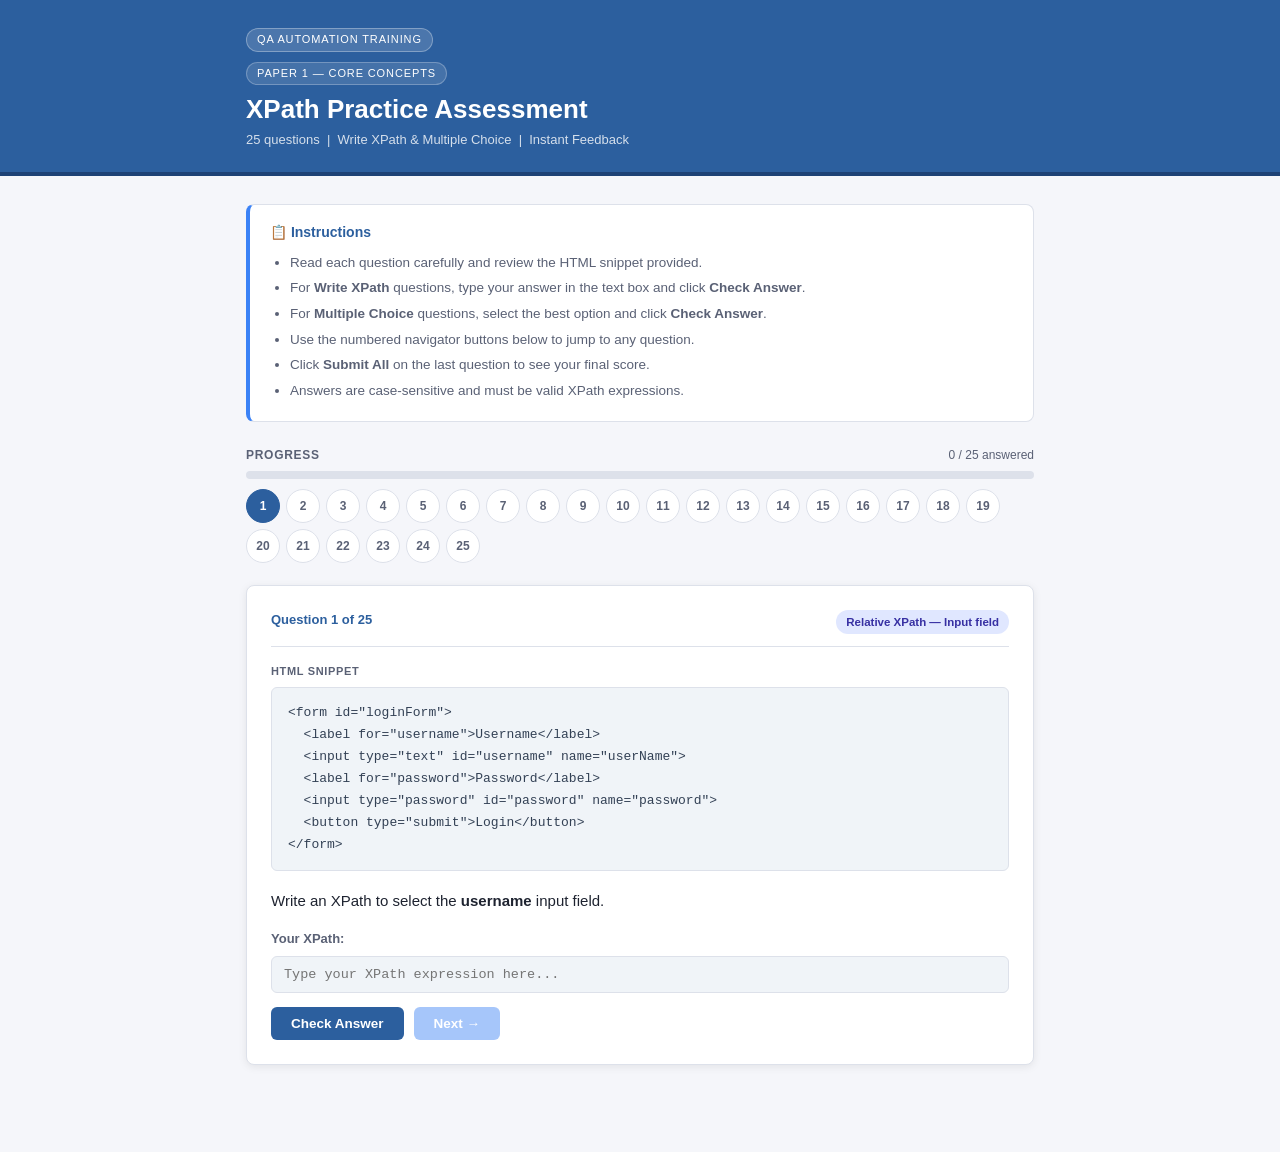
<file: index.html>
<!DOCTYPE html>
<html lang="en">
<head>
  <meta charset="UTF-8">
  <meta name="viewport" content="width=device-width, initial-scale=1.0">
  <title>XPath Practice Assessment — Paper 1</title>
  <link rel="stylesheet" href="style.css">
</head>
<body>

  <!-- ═══════════════════════════════════════════════════════════════════
       HEADER
  ═══════════════════════════════════════════════════════════════════ -->
  <header class="site-header">
    <div class="page-wrap">
      <span class="header-badge">QA Automation Training</span>
      <span class="header-badge" style="background:rgba(255,255,255,.12);border:1px solid rgba(255,255,255,.25);border-radius:20px;font-size:11px;letter-spacing:.08em;text-transform:uppercase;padding:2px 10px;width:fit-content;margin-bottom:4px;display:inline-block;">Paper 1 — Core Concepts</span>
      <h1>XPath Practice Assessment</h1>
      <p class="header-sub">25 questions &nbsp;|&nbsp; Write XPath &amp; Multiple Choice &nbsp;|&nbsp; Instant Feedback</p>
    </div>
  </header>

  <main class="page-wrap">

    <!-- ─── Instructions ─────────────────────────────────────────────── -->
    <div class="instructions">
      <h2>📋 Instructions</h2>
      <ul>
        <li>Read each question carefully and review the HTML snippet provided.</li>
        <li>For <strong>Write XPath</strong> questions, type your answer in the text box and click <strong>Check Answer</strong>.</li>
        <li>For <strong>Multiple Choice</strong> questions, select the best option and click <strong>Check Answer</strong>.</li>
        <li>Use the numbered navigator buttons below to jump to any question.</li>
        <li>Click <strong>Submit All</strong> on the last question to see your final score.</li>
        <li>Answers are case-sensitive and must be valid XPath expressions.</li>
      </ul>
    </div>

    <!-- ─── Progress bar ─────────────────────────────────────────────── -->
    <div class="progress-wrap" id="progressWrap">
      <div class="progress-header">
        <span class="progress-title">Progress</span>
        <span id="progressLabel">0 / 25 answered</span>
      </div>
      <div class="progress-track">
        <div id="progressBar"></div>
      </div>
    </div>

    <!-- ─── Step navigator ───────────────────────────────────────────── -->
    <div id="stepNav"></div>

    <!-- ─── Questions (built by JS) ──────────────────────────────────── -->
    <div id="questionsContainer"></div>

    <!-- ═══════════════════════════════════════════════════════════════
         RESULT SECTION  (hidden until Submit)
    ═══════════════════════════════════════════════════════════════ -->
    <section id="resultSection" class="hidden">
      <div class="result-card">
        <h2 class="result-title">📊 Assessment Complete</h2>

        <div class="score-grid">
          <div class="score-item">
            <span class="score-val" id="res-total">—</span>
            <div class="score-lbl">Total Questions</div>
          </div>
          <div class="score-item">
            <span class="score-val" id="res-correct" style="color:var(--clr-correct)">—</span>
            <div class="score-lbl">Correct</div>
          </div>
          <div class="score-item">
            <span class="score-val" id="res-wrong" style="color:var(--clr-wrong)">—</span>
            <div class="score-lbl">Incorrect</div>
          </div>
          <div class="score-item score-pct">
            <span class="score-val" id="res-pct">—</span>
            <div class="score-lbl">Score</div>
          </div>
        </div>

        <div id="performanceMsg" class="perf-msg"></div>

        <br>
        <button class="btn-reset" onclick="resetAll()">🔄 Restart Assessment</button>
      </div>
    </section>


  </main>

  <!-- Script loaded at end of body so DOM is ready -->
  <script src="script.js"></script>
</body>
</html>
</file>
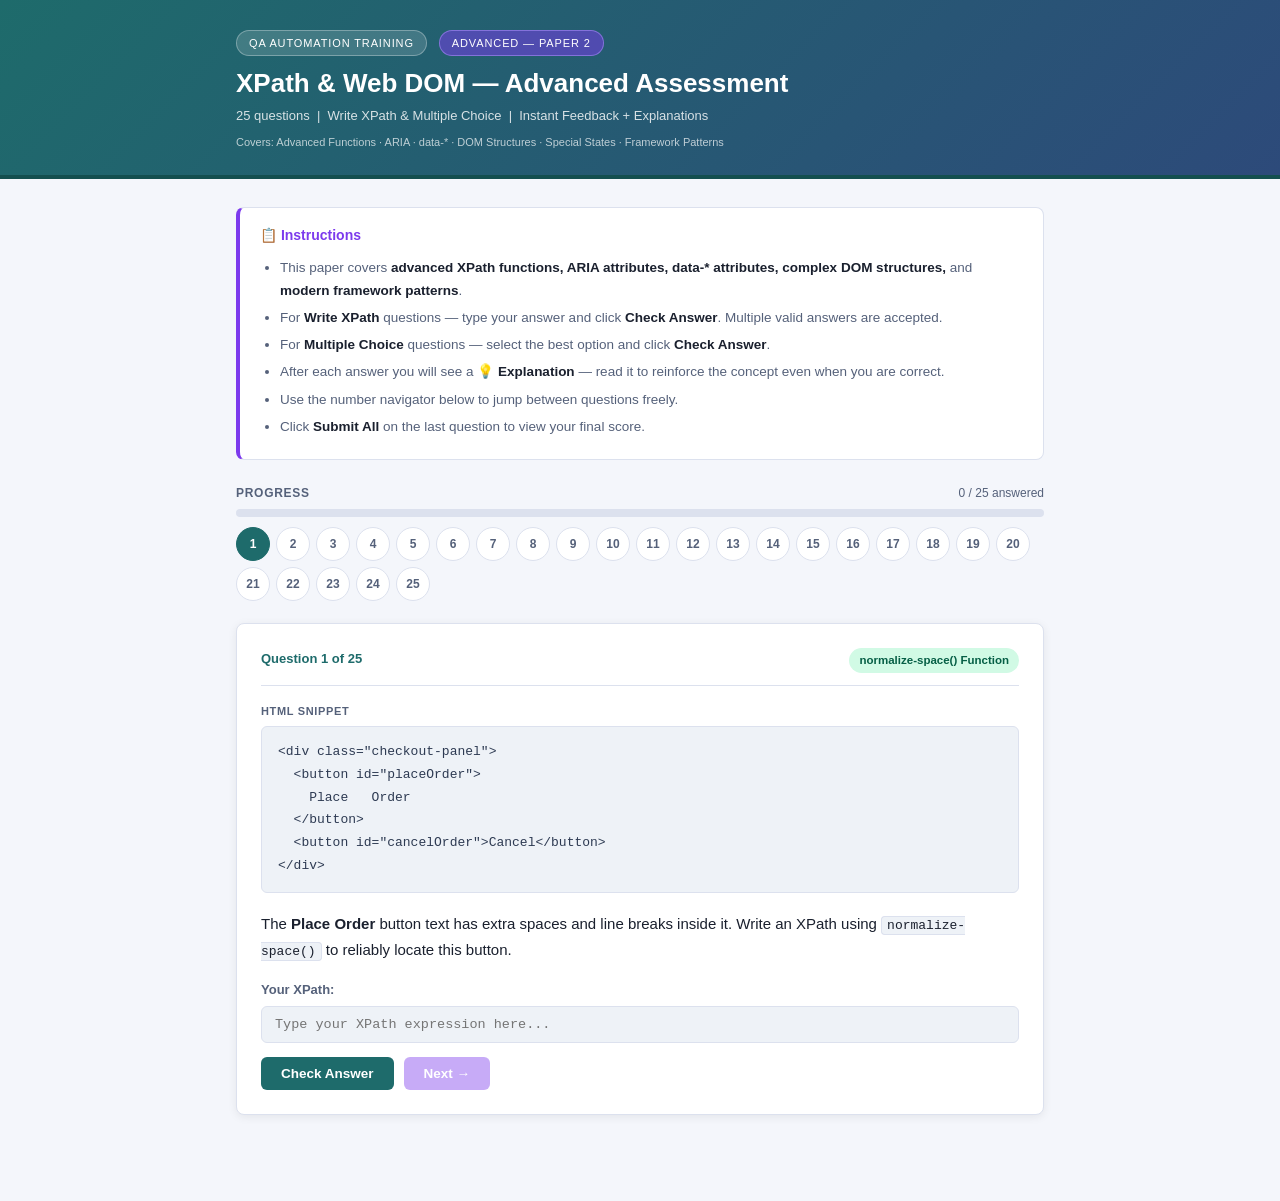
<file: Training-Assessment/Advanced Training Materials/index.html>
<!DOCTYPE html>
<html lang="en">
<head>
  <meta charset="UTF-8">
  <meta name="viewport" content="width=device-width, initial-scale=1.0">
  <title>XPath Advanced Assessment — Paper 2</title>
  <link rel="stylesheet" href="style.css">
</head>
<body>

  <!-- ════════════════════════════════════════════════════════════════════
       HEADER
  ════════════════════════════════════════════════════════════════════ -->
  <header class="site-header">
    <div class="page-wrap">
      <div class="header-top">
        <span class="header-badge">QA Automation Training</span>
        <span class="header-badge header-badge-adv">Advanced — Paper 2</span>
      </div>
      <h1>XPath &amp; Web DOM — Advanced Assessment</h1>
      <p class="header-sub">
        25 questions &nbsp;|&nbsp; Write XPath &amp; Multiple Choice &nbsp;|&nbsp; Instant Feedback + Explanations
      </p>
      <p class="paper-number">Covers: Advanced Functions · ARIA · data-* · DOM Structures · Special States · Framework Patterns</p>
    </div>
  </header>

  <main class="page-wrap">

    <!-- ─── Instructions ──────────────────────────────────────────────── -->
    <div class="instructions">
      <h2>📋 Instructions</h2>
      <ul>
        <li>This paper covers <strong>advanced XPath functions, ARIA attributes, data-* attributes, complex DOM structures,</strong> and <strong>modern framework patterns</strong>.</li>
        <li>For <strong>Write XPath</strong> questions — type your answer and click <strong>Check Answer</strong>. Multiple valid answers are accepted.</li>
        <li>For <strong>Multiple Choice</strong> questions — select the best option and click <strong>Check Answer</strong>.</li>
        <li>After each answer you will see a <strong>💡 Explanation</strong> — read it to reinforce the concept even when you are correct.</li>
        <li>Use the number navigator below to jump between questions freely.</li>
        <li>Click <strong>Submit All</strong> on the last question to view your final score.</li>
      </ul>
    </div>

    <!-- ─── Progress bar ──────────────────────────────────────────────── -->
    <div class="progress-wrap" id="progressWrap">
      <div class="progress-header">
        <span class="progress-title">Progress</span>
        <span id="progressLabel">0 / 25 answered</span>
      </div>
      <div class="progress-track">
        <div id="progressBar"></div>
      </div>
    </div>

    <!-- ─── Step navigator ────────────────────────────────────────────── -->
    <div id="stepNav"></div>

    <!-- ─── Questions (built by script.js) ───────────────────────────── -->
    <div id="questionsContainer"></div>

    <!-- ════════════════════════════════════════════════════════════════
         RESULT SECTION  (hidden until Submit All)
    ════════════════════════════════════════════════════════════════ -->
    <section id="resultSection" class="hidden">
      <div class="result-card">
        <h2 class="result-title">📊 Assessment Complete — Paper 2</h2>

        <div class="score-grid">
          <div class="score-item">
            <span class="score-val" id="res-total">—</span>
            <div class="score-lbl">Total Questions</div>
          </div>
          <div class="score-item">
            <span class="score-val" id="res-correct" style="color:var(--clr-correct)">—</span>
            <div class="score-lbl">Correct</div>
          </div>
          <div class="score-item">
            <span class="score-val" id="res-wrong" style="color:var(--clr-wrong)">—</span>
            <div class="score-lbl">Incorrect</div>
          </div>
          <div class="score-item score-pct">
            <span class="score-val" id="res-pct">—</span>
            <div class="score-lbl">Score</div>
          </div>
        </div>

        <div id="performanceMsg" class="perf-msg"></div>
        <br>
        <button class="btn-reset" onclick="resetAll()">🔄 Restart Assessment</button>
      </div>
    </section>

  </main>

  <script src="script.js"></script>
</body>
</html>
</file>
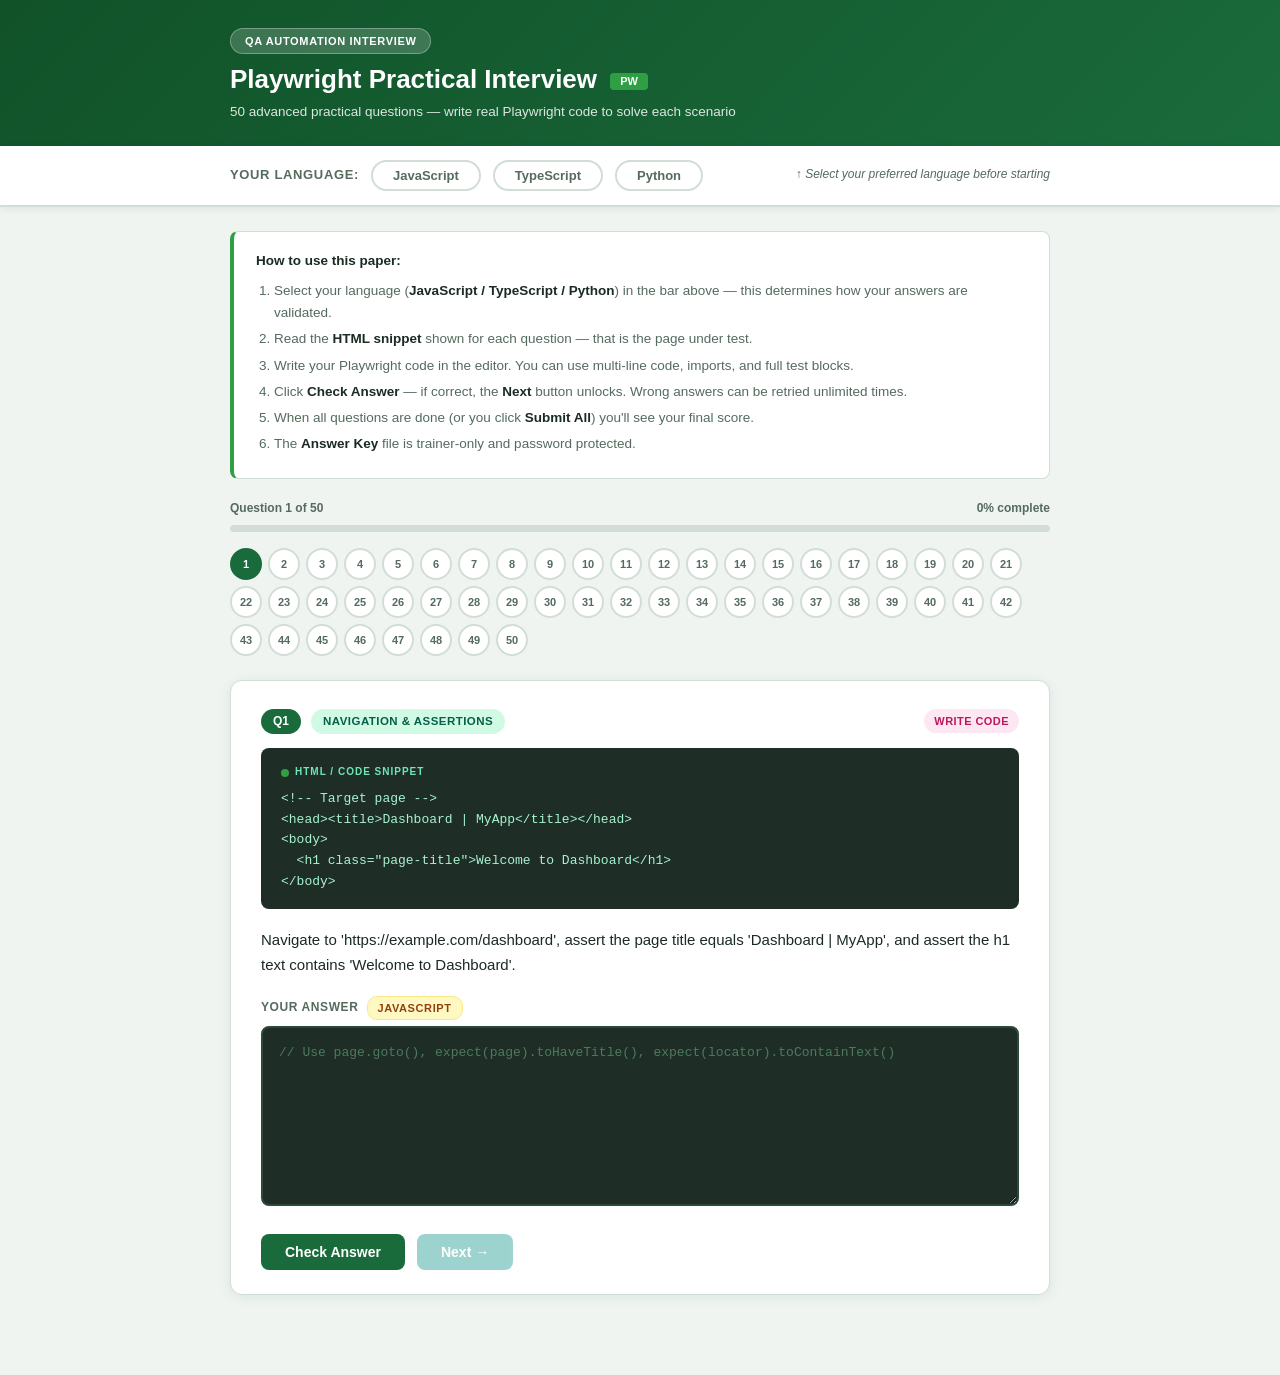
<file: Training-Assessment/playwright-practical-assessment/index.html>
<!DOCTYPE html>
<html lang="en">
<head>
  <meta charset="UTF-8">
  <meta name="viewport" content="width=device-width, initial-scale=1.0">
  <title>Playwright Interview Practice — QA Automation</title>
  <link rel="stylesheet" href="style.css">
</head>
<body>

  <!-- ── Page Header ─────────────────────────────────────────────────────── -->
  <header class="page-header">
    <div class="wrap">
      <div class="header-badge">QA Automation Interview</div>
      <h1>Playwright Practical Interview <span class="pw-logo">PW</span></h1>
      <p>50 advanced practical questions — write real Playwright code to solve each scenario</p>
    </div>
  </header>

  <!-- ── Language Selector Bar ───────────────────────────────────────────── -->
  <div class="lang-bar" id="langBar">
    <div class="wrap">
      <span class="lang-label">Your Language:</span>
      <button class="lang-btn" id="btn-js"  onclick="setLang('js')">JavaScript</button>
      <button class="lang-btn" id="btn-ts"  onclick="setLang('ts')">TypeScript</button>
      <button class="lang-btn" id="btn-py"  onclick="setLang('py')">Python</button>
      <span class="lang-hint" id="langHint">↑ Select your preferred language before starting</span>
    </div>
  </div>

  <!-- ── Instructions ────────────────────────────────────────────────────── -->
  <div class="instructions">
    <div class="instr-card">
      <strong>How to use this paper:</strong>
      <ol>
        <li>Select your language (<strong>JavaScript / TypeScript / Python</strong>) in the bar above — this determines how your answers are validated.</li>
        <li>Read the <strong>HTML snippet</strong> shown for each question — that is the page under test.</li>
        <li>Write your Playwright code in the editor. You can use multi-line code, imports, and full test blocks.</li>
        <li>Click <strong>Check Answer</strong> — if correct, the <strong>Next</strong> button unlocks. Wrong answers can be retried unlimited times.</li>
        <li>When all questions are done (or you click <strong>Submit All</strong>) you'll see your final score.</li>
        <li>The <strong>Answer Key</strong> file is trainer-only and password protected.</li>
      </ol>
    </div>
  </div>

  <!-- ── Progress bar ────────────────────────────────────────────────────── -->
  <div class="progress-wrap" id="progressWrap">
    <div class="progress-row">
      <span id="progressLabel">Question 1 of 50</span>
      <span id="progressPct">0% complete</span>
    </div>
    <div class="progress-bar-bg">
      <div class="progress-bar-fill" id="progressFill"></div>
    </div>
  </div>

  <!-- ── Step Navigator ──────────────────────────────────────────────────── -->
  <div class="step-nav" id="stepNav"></div>

  <!-- ── Questions Container ─────────────────────────────────────────────── -->
  <div class="main-wrap" id="questionsContainer"></div>

  <!-- ── Result Section ──────────────────────────────────────────────────── -->
  <div class="main-wrap hidden" id="resultSection">
    <div class="result-section">
      <h2>🎯 Interview Result</h2>
      <div class="result-grid">
        <div class="result-box"><div class="res-num" id="res-total">—</div><div class="res-lbl">Total</div></div>
        <div class="result-box"><div class="res-num" id="res-correct" style="color:#16a34a">—</div><div class="res-lbl">Correct</div></div>
        <div class="result-box"><div class="res-num" id="res-wrong" style="color:#dc2626">—</div><div class="res-lbl">Wrong</div></div>
        <div class="result-box"><div class="res-num" id="res-pct">—</div><div class="res-lbl">Score</div></div>
      </div>
      <div class="perf-msg" id="performanceMsg"></div>
      <button class="btn-restart" onclick="restartQuiz()">↺ Restart</button>
    </div>
  </div>

  <script src="script.js"></script>
</body>
</html>
</file>
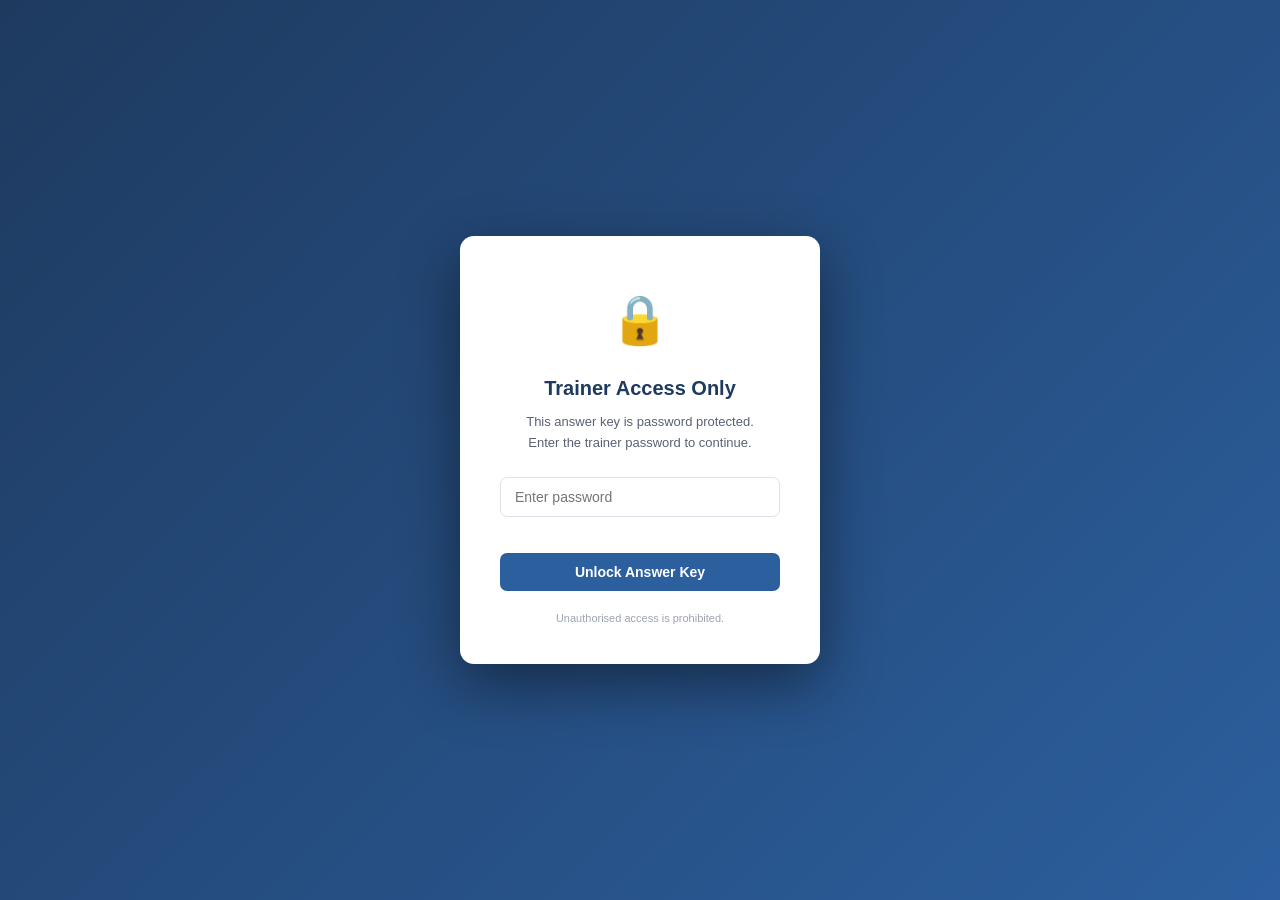
<file: answer-key 2.html>
<!DOCTYPE html>
<html lang="en">
<head>
  <meta charset="UTF-8">
  <meta name="viewport" content="width=device-width, initial-scale=1.0">
  <title>Answer Key — XPath Practice Paper 1 (Trainer Only)</title>
  <style>
    *, *::before, *::after { box-sizing: border-box; margin: 0; padding: 0; }

    :root {
      --primary:    #2c5f9e;
      --primary-dk: #1e4275;
      --accent:     #3b82f6;
      --bg:         #f5f6fa;
      --surface:    #ffffff;
      --border:     #dde1ea;
      --text:       #1e2330;
      --muted:      #5a6175;
      --code-bg:    #f0f4f8;
      --correct:    #16a34a;
      --correct-bg: #dcfce7;
      --tag:        #e0e7ff;
      --tag-text:   #3730a3;
      --mono:       'Consolas', 'Courier New', monospace;
      --sans:       'Segoe UI', Arial, sans-serif;
    }

    body {
      font-family:    var(--sans);
      background:     var(--bg);
      color:          var(--text);
      font-size:      14px;
      line-height:    1.65;
      padding-bottom: 60px;
    }

    .page-wrap { max-width: 900px; margin: 0 auto; padding: 0 16px; }

    /* ── Header ──────────────────────────────────────────────────────── */
    .ak-header {
      background:    var(--primary);
      color:         #fff;
      padding:       26px 0 20px;
      margin-bottom: 28px;
      border-bottom: 4px solid var(--primary-dk);
    }
    .ak-header .page-wrap { display: flex; flex-direction: column; gap: 5px; }

    .badge-row { display: flex; gap: 10px; flex-wrap: wrap; margin-bottom: 8px; }
    .badge {
      display:       inline-block;
      border-radius: 20px;
      font-size:     11px;
      letter-spacing:.08em;
      text-transform:uppercase;
      padding:       3px 12px;
    }
    .badge-paper   { background: rgba(255,255,255,.15); border: 1px solid rgba(255,255,255,.3); }
    .badge-trainer { background: rgba(220,38,38,.55);   border: 1px solid rgba(252,165,165,.55); }

    .ak-header h1 { font-size: 24px; font-weight: 700; }
    .ak-header p  { font-size: 13px; opacity: .82; }

    /* ── Warning banner ──────────────────────────────────────────────── */
    .trainer-warning {
      background:    #fef3c7;
      border:        1px solid #f59e0b;
      border-left:   5px solid #d97706;
      border-radius: 6px;
      padding:       14px 18px;
      margin-bottom: 28px;
      font-size:     13.5px;
      color:         #78350f;
    }
    .trainer-warning strong { display: block; margin-bottom: 4px; font-size: 14px; }

    /* ── Section header ──────────────────────────────────────────────── */
    .section-title {
      background:    var(--primary);
      color:         #fff;
      padding:       10px 18px;
      border-radius: 6px;
      font-size:     13px;
      font-weight:   700;
      letter-spacing:.04em;
      margin:        28px 0 14px;
      display:       flex;
      align-items:   center;
      gap:           10px;
    }
    .section-title .sec-num {
      background: rgba(255,255,255,.2);
      border-radius: 4px;
      padding: 1px 8px;
      font-size: 11px;
    }

    /* ── Question answer card ────────────────────────────────────────── */
    .ak-card {
      background:    var(--surface);
      border:        1px solid var(--border);
      border-radius: 8px;
      padding:       20px 22px;
      margin-bottom: 14px;
      box-shadow:    0 1px 6px rgba(0,0,0,.06);
    }

    .ak-card-header {
      display:         flex;
      justify-content: space-between;
      align-items:     flex-start;
      flex-wrap:       wrap;
      gap:             8px;
      margin-bottom:   12px;
      padding-bottom:  10px;
      border-bottom:   1px solid var(--border);
    }

    .ak-qnum  { font-size: 13px; font-weight: 700; color: var(--primary); }
    .ak-topic {
      background: var(--tag); color: var(--tag-text);
      font-size: 11.5px; font-weight: 600;
      padding: 3px 10px; border-radius: 20px;
    }

    .ak-type-badge {
      font-size: 11px; font-weight: 700;
      padding: 2px 9px; border-radius: 20px;
      text-transform: uppercase; letter-spacing: .06em;
    }
    .ak-type-write { background: #dbeafe; color: #1e40af; }
    .ak-type-mcq   { background: var(--tag); color: var(--tag-text); }

    /* Snippet */
    .ak-snippet-label {
      font-size: 10.5px; font-weight: 700;
      text-transform: uppercase; letter-spacing: .07em;
      color: var(--muted); margin-bottom: 5px;
    }
    .ak-snippet {
      background:    var(--code-bg);
      border:        1px solid var(--border);
      border-radius: 5px;
      padding:       10px 14px;
      font-family:   var(--mono);
      font-size:     12px;
      line-height:   1.7;
      color:         #2d3a52;
      white-space:   pre;
      overflow-x:    auto;
      margin-bottom: 12px;
    }

    /* Question text */
    .ak-q-text {
      font-size: 13.5px; color: var(--muted);
      margin-bottom: 12px; line-height: 1.7;
    }
    .ak-q-text code {
      background: var(--code-bg); border: 1px solid var(--border);
      padding: 1px 5px; border-radius: 3px;
      font-family: var(--mono); font-size: 12.5px;
    }

    /* Answer block */
    .ak-answer-block {
      background:    var(--correct-bg);
      border:        1px solid #86efac;
      border-left:   4px solid var(--correct);
      border-radius: 6px;
      padding:       12px 16px;
    }
    .ak-answer-label {
      font-size: 11px; font-weight: 700;
      text-transform: uppercase; letter-spacing: .07em;
      color: var(--correct); margin-bottom: 8px;
    }

    /* Write answers */
    .ak-answer-list { list-style: none; padding: 0; }
    .ak-answer-list li {
      margin-bottom: 5px; display: flex;
      align-items: flex-start; gap: 8px;
    }
    .ak-ans-num {
      font-size: 11px; font-weight: 700;
      color: var(--correct); min-width: 20px; padding-top: 2px;
    }
    .ak-ans-code {
      font-family: var(--mono); font-size: 12.5px;
      background: rgba(255,255,255,.7); border: 1px solid #86efac;
      border-radius: 4px; padding: 2px 8px;
      color: #14532d; word-break: break-all; flex: 1;
    }
    .ak-primary-badge {
      font-size: 10px; background: var(--correct); color: #fff;
      border-radius: 3px; padding: 1px 5px;
      white-space: nowrap; align-self: center;
    }

    /* MCQ answer */
    .ak-mcq-answer { display: flex; align-items: flex-start; gap: 10px; }
    .ak-mcq-letter { font-size: 22px; font-weight: 800; color: var(--correct); line-height: 1; min-width: 24px; }
    .ak-mcq-text   { font-family: var(--mono); font-size: 13px; color: #14532d; line-height: 1.6; }

    /* Summary table */
    .summary-section { margin-top: 36px; }
    .summary-title {
      font-size: 17px; font-weight: 700;
      color: var(--primary); margin-bottom: 14px;
      padding-bottom: 8px; border-bottom: 2px solid var(--border);
    }
    .summary-table { width: 100%; border-collapse: collapse; font-size: 13px; }
    .summary-table th {
      background: var(--primary); color: #fff;
      padding: 9px 12px; text-align: left; font-weight: 600;
    }
    .summary-table td {
      padding: 8px 12px; border-bottom: 1px solid var(--border); vertical-align: top;
    }
    .summary-table tr:nth-child(even) td { background: var(--bg); }
    .type-badge {
      font-size: 11px; padding: 2px 8px;
      border-radius: 20px; font-weight: 600;
    }
    .tb-write { background: #dbeafe; color: #1e40af; }
    .tb-mcq   { background: var(--tag); color: var(--tag-text); }
    .summary-table code {
      font-family: var(--mono); font-size: 12px;
      background: var(--code-bg); padding: 1px 4px; border-radius: 3px;
    }

    /* Footer */
    .ak-footer {
      margin-top: 40px; padding-top: 16px;
      border-top: 1px dashed var(--border);
      font-size: 12px; color: var(--muted); text-align: center;
    }

    /* Print */
    @media print {
      .trainer-warning { display: none; }
      body { font-size: 12px; }
      .ak-card { break-inside: avoid; margin-bottom: 10px; }
    }
    @media (max-width: 540px) {
      .ak-card { padding: 14px; }
      .ak-snippet { font-size: 11px; }
    }
  </style>
</head>
<body>
  <!-- ════════════════════════════════════════════════════════════════════
       PASSWORD LOCK  –  correct password: xpath@training
       Change HASH constant below if you ever change the password.
       Generate a new SHA-256 hash at: https://emn178.github.io/online-tools/sha256.html
       ════════════════════════════════════════════════════════════════════ -->
  <div id="lockScreen" style="
    position:fixed;inset:0;z-index:9999;
    background:linear-gradient(135deg,#1e3a5f 0%,#2c5f9e 100%);
    display:flex;align-items:center;justify-content:center;
    font-family:'Segoe UI',Arial,sans-serif;">
    <div style="
      background:#fff;border-radius:14px;padding:44px 40px 36px;
      width:360px;max-width:92vw;
      box-shadow:0 20px 60px rgba(0,0,0,.45);
      text-align:center;">
      <div style="font-size:48px;margin-bottom:12px;">🔒</div>
      <h2 style="color:#1e3a5f;font-size:20px;margin-bottom:6px;">Trainer Access Only</h2>
      <p style="color:#5a6175;font-size:13px;margin-bottom:24px;">
        This answer key is password protected.<br>Enter the trainer password to continue.
      </p>
      <input id="pwInput" type="password"
        placeholder="Enter password"
        style="
          width:100%;padding:11px 14px;border:1.5px solid #dde1ea;
          border-radius:7px;font-size:14px;outline:none;
          color:#1e2330;margin-bottom:10px;box-sizing:border-box;
          transition:border-color .2s;"
        onkeydown="if(event.key==='Enter') checkPwd()"
        onfocus="this.style.borderColor='#2c5f9e'"
        onblur="this.style.borderColor='#dde1ea'" />
      <div id="pwError" style="
        color:#dc2626;font-size:12px;margin-bottom:10px;
        min-height:16px;font-weight:600;"></div>
      <button onclick="checkPwd()" style="
        width:100%;padding:11px;background:#2c5f9e;color:#fff;
        border:none;border-radius:7px;font-size:14px;font-weight:700;
        cursor:pointer;transition:background .2s;"
        onmouseover="this.style.background='#1e4275'"
        onmouseout="this.style.background='#2c5f9e'">
        Unlock Answer Key
      </button>
      <p style="margin-top:18px;font-size:11px;color:#9ca3af;">
        Unauthorised access is prohibited.
      </p>
    </div>
  </div>

  <!-- Main content hidden until password verified -->
  <div id="mainContent" style="display:none;">


  <header class="ak-header">
    <div class="page-wrap">
      <div class="badge-row">
        <span class="badge badge-paper">QA Automation Training</span>
        <span class="badge badge-trainer">🔒 Trainer Use Only</span>
        <span class="badge badge-paper">Paper 1 — Core Concepts</span>
      </div>
      <h1>Answer Key — XPath Practice Assessment</h1>
      <p>All 25 questions · Correct answers · Accepted alternatives</p>
    </div>
  </header>

  <main class="page-wrap">

    <div class="trainer-warning">
      <strong>⚠ Trainer-Only Document</strong>
      This file contains all correct answers for Paper 1.
      Share only <code>index.html</code>, <code>style.css</code>, and <code>script.js</code> with candidates.
      Do <strong>not</strong> distribute this file.
    </div>

    <!-- ════════════════════════════════════════════════════════════════
         SECTION 1 — XPATH FUNDAMENTALS  Q1–Q5
    ════════════════════════════════════════════════════════════════ -->
    <div class="section-title">
      <span class="sec-num">Section 1</span>
      XPath Fundamentals
      <span style="margin-left:auto;font-weight:400;font-size:11px;opacity:.8">Q1 – Q5</span>
    </div>

    <!-- Q1 -->
    <div class="ak-card">
      <div class="ak-card-header">
        <span class="ak-qnum">Q1</span>
        <span class="ak-topic">Relative XPath — Input field</span>
        <span class="ak-type-badge ak-type-write">Write XPath</span>
      </div>
      <div class="ak-snippet-label">HTML Snippet</div>
      <pre class="ak-snippet">&lt;form id="loginForm"&gt;
  &lt;label for="username"&gt;Username&lt;/label&gt;
  &lt;input type="text" id="username" name="userName"&gt;
  &lt;label for="password"&gt;Password&lt;/label&gt;
  &lt;input type="password" id="password" name="password"&gt;
  &lt;button type="submit"&gt;Login&lt;/button&gt;
&lt;/form&gt;</pre>
      <p class="ak-q-text">Write an XPath to select the <strong>username</strong> input field.</p>
      <div class="ak-answer-block">
        <div class="ak-answer-label">✔ Accepted Answers</div>
        <ul class="ak-answer-list">
          <li><span class="ak-ans-num">1.</span><code class="ak-ans-code">//input[@id='username']</code><span class="ak-primary-badge">Primary</span></li>
          <li><span class="ak-ans-num">2.</span><code class="ak-ans-code">//input[@name='userName']</code></li>
          <li><span class="ak-ans-num">3.</span><code class="ak-ans-code">//form[@id='loginForm']//input[@type='text']</code></li>
          <li><span class="ak-ans-num">4.</span><code class="ak-ans-code">//input[@type='text'][@id='username']</code></li>
        </ul>
      </div>
    </div>

    <!-- Q2 -->
    <div class="ak-card">
      <div class="ak-card-header">
        <span class="ak-qnum">Q2</span>
        <span class="ak-topic">Absolute XPath</span>
        <span class="ak-type-badge ak-type-mcq">Multiple Choice</span>
      </div>
      <div class="ak-snippet-label">HTML Snippet</div>
      <pre class="ak-snippet">&lt;html&gt;&lt;body&gt;&lt;div&gt;&lt;form&gt;&lt;input type="text" id="email"&gt;&lt;/form&gt;&lt;/div&gt;&lt;/body&gt;&lt;/html&gt;</pre>
      <p class="ak-q-text">Which is a valid <strong>absolute XPath</strong> to reach the email input?</p>
      <div class="ak-answer-block">
        <div class="ak-answer-label">✔ Correct Answer</div>
        <div class="ak-mcq-answer">
          <span class="ak-mcq-letter">A</span>
          <code class="ak-mcq-text">/html/body/div/form/input</code>
        </div>
      </div>
    </div>

    <!-- Q3 -->
    <div class="ak-card">
      <div class="ak-card-header">
        <span class="ak-qnum">Q3</span>
        <span class="ak-topic">Select by Attribute</span>
        <span class="ak-type-badge ak-type-write">Write XPath</span>
      </div>
      <div class="ak-snippet-label">HTML Snippet</div>
      <pre class="ak-snippet">&lt;div class="actions"&gt;
  &lt;button type="submit"&gt;Login&lt;/button&gt;
  &lt;button type="button"&gt;Cancel&lt;/button&gt;
&lt;/div&gt;</pre>
      <p class="ak-q-text">Write an XPath to select <strong>only the submit button</strong> using its <code>type</code> attribute.</p>
      <div class="ak-answer-block">
        <div class="ak-answer-label">✔ Accepted Answers</div>
        <ul class="ak-answer-list">
          <li><span class="ak-ans-num">1.</span><code class="ak-ans-code">//button[@type='submit']</code><span class="ak-primary-badge">Primary</span></li>
          <li><span class="ak-ans-num">2.</span><code class="ak-ans-code">//div[@class='actions']/button[@type='submit']</code></li>
          <li><span class="ak-ans-num">3.</span><code class="ak-ans-code">//div/button[@type='submit']</code></li>
        </ul>
      </div>
    </div>

    <!-- Q4 -->
    <div class="ak-card">
      <div class="ak-card-header">
        <span class="ak-qnum">Q4</span>
        <span class="ak-topic">Select by text()</span>
        <span class="ak-type-badge ak-type-mcq">Multiple Choice</span>
      </div>
      <div class="ak-snippet-label">HTML Snippet</div>
      <pre class="ak-snippet">&lt;div class="actions"&gt;
  &lt;button type="submit"&gt;Login&lt;/button&gt;
  &lt;button type="button"&gt;Cancel&lt;/button&gt;
&lt;/div&gt;</pre>
      <p class="ak-q-text">Pick the correct XPath to click the <strong>Login button</strong> by its visible text.</p>
      <div class="ak-answer-block">
        <div class="ak-answer-label">✔ Correct Answer</div>
        <div class="ak-mcq-answer">
          <span class="ak-mcq-letter">B</span>
          <code class="ak-mcq-text">//button[text()='Login']</code>
        </div>
      </div>
    </div>

    <!-- Q5 -->
    <div class="ak-card">
      <div class="ak-card-header">
        <span class="ak-qnum">Q5</span>
        <span class="ak-topic">contains() — Class attribute</span>
        <span class="ak-type-badge ak-type-write">Write XPath</span>
      </div>
      <div class="ak-snippet-label">HTML Snippet</div>
      <pre class="ak-snippet">&lt;div class="nav-menu primary-nav"&gt;
  &lt;a href="/home"&gt;Home&lt;/a&gt;
  &lt;a href="/about"&gt;About&lt;/a&gt;
  &lt;a href="/contact"&gt;Contact&lt;/a&gt;
&lt;/div&gt;</pre>
      <p class="ak-q-text">The div class always <strong>contains</strong> <em>nav-menu</em>. Write an XPath to select this div.</p>
      <div class="ak-answer-block">
        <div class="ak-answer-label">✔ Accepted Answers</div>
        <ul class="ak-answer-list">
          <li><span class="ak-ans-num">1.</span><code class="ak-ans-code">//div[contains(@class,'nav-menu')]</code><span class="ak-primary-badge">Primary</span></li>
          <li><span class="ak-ans-num">2.</span><code class="ak-ans-code">//div[contains(@class, 'nav-menu')]</code></li>
          <li><span class="ak-ans-num">3.</span><code class="ak-ans-code">//div[contains(@class,'primary-nav')]</code></li>
          <li><span class="ak-ans-num">4.</span><code class="ak-ans-code">//div[contains(@class, 'primary-nav')]</code></li>
        </ul>
      </div>
    </div>

    <!-- ════════════════════════════════════════════════════════════════
         SECTION 2 — PREDICATES & CONDITIONS  Q6–Q11
    ════════════════════════════════════════════════════════════════ -->
    <div class="section-title">
      <span class="sec-num">Section 2</span>
      Predicates, Conditions &amp; Functions
      <span style="margin-left:auto;font-weight:400;font-size:11px;opacity:.8">Q6 – Q11</span>
    </div>

    <!-- Q6 -->
    <div class="ak-card">
      <div class="ak-card-header">
        <span class="ak-qnum">Q6</span>
        <span class="ak-topic">starts-with() — Dynamic IDs</span>
        <span class="ak-type-badge ak-type-mcq">Multiple Choice</span>
      </div>
      <div class="ak-snippet-label">HTML Snippet</div>
      <pre class="ak-snippet">&lt;table&gt;
  &lt;tr&gt;
    &lt;td id="row_001"&gt;Alice&lt;/td&gt;
    &lt;td id="row_002"&gt;Bob&lt;/td&gt;
    &lt;td id="row_003"&gt;Charlie&lt;/td&gt;
  &lt;/tr&gt;
&lt;/table&gt;</pre>
      <p class="ak-q-text">IDs always <strong>start with</strong> <code>row_</code>. Which XPath selects all such cells?</p>
      <div class="ak-answer-block">
        <div class="ak-answer-label">✔ Correct Answer</div>
        <div class="ak-mcq-answer">
          <span class="ak-mcq-letter">C</span>
          <code class="ak-mcq-text">//td[starts-with(@id,'row_')]</code>
        </div>
      </div>
    </div>

    <!-- Q7 -->
    <div class="ak-card">
      <div class="ak-card-header">
        <span class="ak-qnum">Q7</span>
        <span class="ak-topic">AND condition</span>
        <span class="ak-type-badge ak-type-write">Write XPath</span>
      </div>
      <div class="ak-snippet-label">HTML Snippet</div>
      <pre class="ak-snippet">&lt;form id="signupForm"&gt;
  &lt;input type="text" name="firstName" placeholder="First Name"&gt;
  &lt;input type="text" name="lastName"  placeholder="Last Name"&gt;
  &lt;input type="email" name="email"    placeholder="Email"&gt;
  &lt;input type="submit" value="Register"&gt;
&lt;/form&gt;</pre>
      <p class="ak-q-text">Write an XPath to select the input with <strong>both</strong> <code>type='text'</code> <strong>and</strong> <code>name='firstName'</code>.</p>
      <div class="ak-answer-block">
        <div class="ak-answer-label">✔ Accepted Answers</div>
        <ul class="ak-answer-list">
          <li><span class="ak-ans-num">1.</span><code class="ak-ans-code">//input[@type='text' and @name='firstName']</code><span class="ak-primary-badge">Primary</span></li>
          <li><span class="ak-ans-num">2.</span><code class="ak-ans-code">//input[@name='firstName' and @type='text']</code></li>
          <li><span class="ak-ans-num">3.</span><code class="ak-ans-code">//form//input[@type='text' and @name='firstName']</code></li>
        </ul>
      </div>
    </div>

    <!-- Q8 -->
    <div class="ak-card">
      <div class="ak-card-header">
        <span class="ak-qnum">Q8</span>
        <span class="ak-topic">OR condition</span>
        <span class="ak-type-badge ak-type-write">Write XPath</span>
      </div>
      <div class="ak-snippet-label">HTML Snippet</div>
      <pre class="ak-snippet">&lt;form id="registerForm"&gt;
  &lt;input type="text"     id="username" placeholder="Username"&gt;
  &lt;input type="password" id="password" placeholder="Password"&gt;
  &lt;input type="email"    id="email"    placeholder="Email"&gt;
&lt;/form&gt;</pre>
      <p class="ak-q-text">Write an XPath to select inputs whose type is <strong>either</strong> <code>text</code> <strong>or</strong> <code>email</code>.</p>
      <div class="ak-answer-block">
        <div class="ak-answer-label">✔ Accepted Answers</div>
        <ul class="ak-answer-list">
          <li><span class="ak-ans-num">1.</span><code class="ak-ans-code">//input[@type='text' or @type='email']</code><span class="ak-primary-badge">Primary</span></li>
          <li><span class="ak-ans-num">2.</span><code class="ak-ans-code">//form//input[@type='text' or @type='email']</code></li>
          <li><span class="ak-ans-num">3.</span><code class="ak-ans-code">//form[@id='registerForm']//input[@type='text' or @type='email']</code></li>
        </ul>
      </div>
    </div>

    <!-- Q9 -->
    <div class="ak-card">
      <div class="ak-card-header">
        <span class="ak-qnum">Q9</span>
        <span class="ak-topic">Indexing</span>
        <span class="ak-type-badge ak-type-write">Write XPath</span>
      </div>
      <div class="ak-snippet-label">HTML Snippet</div>
      <pre class="ak-snippet">&lt;ul id="menuList"&gt;
  &lt;li&gt;Dashboard&lt;/li&gt;
  &lt;li&gt;Reports&lt;/li&gt;
  &lt;li&gt;Settings&lt;/li&gt;
  &lt;li&gt;Logout&lt;/li&gt;
&lt;/ul&gt;</pre>
      <p class="ak-q-text">Write an XPath to select the <strong>third list item</strong> (Settings) using index.</p>
      <div class="ak-answer-block">
        <div class="ak-answer-label">✔ Accepted Answers</div>
        <ul class="ak-answer-list">
          <li><span class="ak-ans-num">1.</span><code class="ak-ans-code">//ul[@id='menuList']/li[3]</code><span class="ak-primary-badge">Primary</span></li>
          <li><span class="ak-ans-num">2.</span><code class="ak-ans-code">(//li)[3]</code></li>
          <li><span class="ak-ans-num">3.</span><code class="ak-ans-code">//ul/li[3]</code></li>
        </ul>
      </div>
    </div>

    <!-- Q10 -->
    <div class="ak-card">
      <div class="ak-card-header">
        <span class="ak-qnum">Q10</span>
        <span class="ak-topic">last() function</span>
        <span class="ak-type-badge ak-type-mcq">Multiple Choice</span>
      </div>
      <div class="ak-snippet-label">HTML Snippet</div>
      <pre class="ak-snippet">&lt;ul id="steps"&gt;
  &lt;li&gt;Step 1: Fill form&lt;/li&gt;
  &lt;li&gt;Step 2: Review&lt;/li&gt;
  &lt;li&gt;Step 3: Submit&lt;/li&gt;
&lt;/ul&gt;</pre>
      <p class="ak-q-text">Which XPath selects the <strong>last</strong> list item regardless of count?</p>
      <div class="ak-answer-block">
        <div class="ak-answer-label">✔ Correct Answer</div>
        <div class="ak-mcq-answer">
          <span class="ak-mcq-letter">C</span>
          <code class="ak-mcq-text">//ul/li[last()]</code>
        </div>
      </div>
    </div>

    <!-- Q11 -->
    <div class="ak-card">
      <div class="ak-card-header">
        <span class="ak-qnum">Q11</span>
        <span class="ak-topic">position() function</span>
        <span class="ak-type-badge ak-type-write">Write XPath</span>
      </div>
      <div class="ak-snippet-label">HTML Snippet</div>
      <pre class="ak-snippet">&lt;table id="dataTable"&gt;
  &lt;tr&gt;&lt;td&gt;Row 1&lt;/td&gt;&lt;/tr&gt;
  &lt;tr&gt;&lt;td&gt;Row 2&lt;/td&gt;&lt;/tr&gt;
  &lt;tr&gt;&lt;td&gt;Row 3&lt;/td&gt;&lt;/tr&gt;
&lt;/table&gt;</pre>
      <p class="ak-q-text">Write an XPath to select the <strong>second</strong> <code>&lt;tr&gt;</code> using <code>position()</code>.</p>
      <div class="ak-answer-block">
        <div class="ak-answer-label">✔ Accepted Answers</div>
        <ul class="ak-answer-list">
          <li><span class="ak-ans-num">1.</span><code class="ak-ans-code">//table[@id='dataTable']/tr[position()=2]</code><span class="ak-primary-badge">Primary</span></li>
          <li><span class="ak-ans-num">2.</span><code class="ak-ans-code">//tr[position()=2]</code></li>
          <li><span class="ak-ans-num">3.</span><code class="ak-ans-code">//table/tr[position()=2]</code></li>
        </ul>
      </div>
    </div>

    <!-- ════════════════════════════════════════════════════════════════
         SECTION 3 — XPath AXES  Q12–Q20
    ════════════════════════════════════════════════════════════════ -->
    <div class="section-title">
      <span class="sec-num">Section 3</span>
      XPath Axes
      <span style="margin-left:auto;font-weight:400;font-size:11px;opacity:.8">Q12 – Q20</span>
    </div>

    <!-- Q12 -->
    <div class="ak-card">
      <div class="ak-card-header">
        <span class="ak-qnum">Q12</span>
        <span class="ak-topic">parent:: axis</span>
        <span class="ak-type-badge ak-type-mcq">Multiple Choice</span>
      </div>
      <div class="ak-snippet-label">HTML Snippet</div>
      <pre class="ak-snippet">&lt;div class="form-group"&gt;
  &lt;label for="city"&gt;City&lt;/label&gt;
  &lt;input type="text" id="city" name="city"&gt;
&lt;/div&gt;</pre>
      <p class="ak-q-text">You have located <code>input[@id='city']</code>. Which XPath navigates to its <strong>parent</strong> div?</p>
      <div class="ak-answer-block">
        <div class="ak-answer-label">✔ Correct Answer</div>
        <div class="ak-mcq-answer">
          <span class="ak-mcq-letter">B</span>
          <code class="ak-mcq-text">//input[@id='city']/parent::div</code>
        </div>
      </div>
    </div>

    <!-- Q13 -->
    <div class="ak-card">
      <div class="ak-card-header">
        <span class="ak-qnum">Q13</span>
        <span class="ak-topic">child:: axis</span>
        <span class="ak-type-badge ak-type-write">Write XPath</span>
      </div>
      <div class="ak-snippet-label">HTML Snippet</div>
      <pre class="ak-snippet">&lt;nav id="topNav"&gt;
  &lt;a href="/home"&gt;Home&lt;/a&gt;
  &lt;a href="/profile"&gt;Profile&lt;/a&gt;
  &lt;a href="/logout"&gt;Logout&lt;/a&gt;
&lt;/nav&gt;</pre>
      <p class="ak-q-text">Write an XPath using <code>child::</code> to select all <code>&lt;a&gt;</code> elements inside <code>nav#topNav</code>.</p>
      <div class="ak-answer-block">
        <div class="ak-answer-label">✔ Accepted Answers</div>
        <ul class="ak-answer-list">
          <li><span class="ak-ans-num">1.</span><code class="ak-ans-code">//nav[@id='topNav']/child::a</code><span class="ak-primary-badge">Primary</span></li>
          <li><span class="ak-ans-num">2.</span><code class="ak-ans-code">//nav[@id='topNav']/a</code></li>
        </ul>
      </div>
    </div>

    <!-- Q14 -->
    <div class="ak-card">
      <div class="ak-card-header">
        <span class="ak-qnum">Q14</span>
        <span class="ak-topic">ancestor:: axis</span>
        <span class="ak-type-badge ak-type-write">Write XPath</span>
      </div>
      <div class="ak-snippet-label">HTML Snippet</div>
      <pre class="ak-snippet">&lt;div id="wrapper"&gt;
  &lt;section class="content"&gt;
    &lt;form id="contactForm"&gt;
      &lt;input type="text" id="fullName"&gt;
    &lt;/form&gt;
  &lt;/section&gt;
&lt;/div&gt;</pre>
      <p class="ak-q-text">Starting from <code>input[@id='fullName']</code>, use <code>ancestor::</code> to reach <strong>div#wrapper</strong>.</p>
      <div class="ak-answer-block">
        <div class="ak-answer-label">✔ Accepted Answers</div>
        <ul class="ak-answer-list">
          <li><span class="ak-ans-num">1.</span><code class="ak-ans-code">//input[@id='fullName']/ancestor::div[@id='wrapper']</code><span class="ak-primary-badge">Primary</span></li>
          <li><span class="ak-ans-num">2.</span><code class="ak-ans-code">//input[@id='fullName']/ancestor::div</code></li>
        </ul>
      </div>
    </div>

    <!-- Q15 -->
    <div class="ak-card">
      <div class="ak-card-header">
        <span class="ak-qnum">Q15</span>
        <span class="ak-topic">descendant:: axis</span>
        <span class="ak-type-badge ak-type-mcq">Multiple Choice</span>
      </div>
      <div class="ak-snippet-label">HTML Snippet</div>
      <pre class="ak-snippet">&lt;div id="sidebar"&gt;
  &lt;ul&gt;
    &lt;li&gt;&lt;a href="/page1"&gt;Page 1&lt;/a&gt;&lt;/li&gt;
    &lt;li&gt;&lt;a href="/page2"&gt;Page 2&lt;/a&gt;&lt;/li&gt;
  &lt;/ul&gt;
&lt;/div&gt;</pre>
      <p class="ak-q-text">Which XPath uses <code>descendant::</code> to select all links inside <code>div#sidebar</code>?</p>
      <div class="ak-answer-block">
        <div class="ak-answer-label">✔ Correct Answer</div>
        <div class="ak-mcq-answer">
          <span class="ak-mcq-letter">B</span>
          <code class="ak-mcq-text">//div[@id='sidebar']/descendant::a</code>
        </div>
      </div>
    </div>

    <!-- Q16 -->
    <div class="ak-card">
      <div class="ak-card-header">
        <span class="ak-qnum">Q16</span>
        <span class="ak-topic">following-sibling:: axis</span>
        <span class="ak-type-badge ak-type-write">Write XPath</span>
      </div>
      <div class="ak-snippet-label">HTML Snippet</div>
      <pre class="ak-snippet">&lt;div class="field-row"&gt;
  &lt;label for="dob"&gt;Date of Birth&lt;/label&gt;
  &lt;input type="date" id="dob" name="dob"&gt;
&lt;/div&gt;</pre>
      <p class="ak-q-text">You know the label <code>for='dob'</code>. Use <code>following-sibling::</code> to reach the input next to it.</p>
      <div class="ak-answer-block">
        <div class="ak-answer-label">✔ Accepted Answers</div>
        <ul class="ak-answer-list">
          <li><span class="ak-ans-num">1.</span><code class="ak-ans-code">//label[@for='dob']/following-sibling::input</code><span class="ak-primary-badge">Primary</span></li>
          <li><span class="ak-ans-num">2.</span><code class="ak-ans-code">//label[@for='dob']/following-sibling::input[@id='dob']</code></li>
        </ul>
      </div>
    </div>

    <!-- Q17 -->
    <div class="ak-card">
      <div class="ak-card-header">
        <span class="ak-qnum">Q17</span>
        <span class="ak-topic">preceding-sibling:: axis</span>
        <span class="ak-type-badge ak-type-mcq">Multiple Choice</span>
      </div>
      <div class="ak-snippet-label">HTML Snippet</div>
      <pre class="ak-snippet">&lt;tr&gt;
  &lt;td&gt;Product Name&lt;/td&gt;
  &lt;td&gt;Quantity&lt;/td&gt;
  &lt;td class="price"&gt;$49.99&lt;/td&gt;
&lt;/tr&gt;</pre>
      <p class="ak-q-text">You are on <code>td.price</code>. Which XPath selects the <strong>cell immediately before it</strong> (Quantity)?</p>
      <div class="ak-answer-block">
        <div class="ak-answer-label">✔ Correct Answer</div>
        <div class="ak-mcq-answer">
          <span class="ak-mcq-letter">B</span>
          <code class="ak-mcq-text">//td[@class='price']/preceding-sibling::td[1]</code>
        </div>
      </div>
    </div>

    <!-- Q18 -->
    <div class="ak-card">
      <div class="ak-card-header">
        <span class="ak-qnum">Q18</span>
        <span class="ak-topic">following:: axis</span>
        <span class="ak-type-badge ak-type-write">Write XPath</span>
      </div>
      <div class="ak-snippet-label">HTML Snippet</div>
      <pre class="ak-snippet">&lt;div id="page"&gt;
  &lt;h2 id="sectionA"&gt;Section A&lt;/h2&gt;
  &lt;p&gt;Some intro text.&lt;/p&gt;
  &lt;h2 id="sectionB"&gt;Section B&lt;/h2&gt;
  &lt;p&gt;More content here.&lt;/p&gt;
&lt;/div&gt;</pre>
      <p class="ak-q-text">Write an XPath using <code>following::</code> to select all elements after <code>h2#sectionA</code>.</p>
      <div class="ak-answer-block">
        <div class="ak-answer-label">✔ Accepted Answers</div>
        <ul class="ak-answer-list">
          <li><span class="ak-ans-num">1.</span><code class="ak-ans-code">//h2[@id='sectionA']/following::*</code><span class="ak-primary-badge">Primary</span></li>
          <li><span class="ak-ans-num">2.</span><code class="ak-ans-code">//h2[@id='sectionA']/following::node()</code></li>
        </ul>
      </div>
    </div>

    <!-- Q19 -->
    <div class="ak-card">
      <div class="ak-card-header">
        <span class="ak-qnum">Q19</span>
        <span class="ak-topic">preceding:: axis</span>
        <span class="ak-type-badge ak-type-write">Write XPath</span>
      </div>
      <div class="ak-snippet-label">HTML Snippet</div>
      <pre class="ak-snippet">&lt;form id="checkoutForm"&gt;
  &lt;input type="text"   id="cardName"   placeholder="Name on Card"&gt;
  &lt;input type="text"   id="cardNumber" placeholder="Card Number"&gt;
  &lt;input type="submit" id="payBtn"     value="Pay Now"&gt;
&lt;/form&gt;</pre>
      <p class="ak-q-text">Write an XPath using <code>preceding::</code> to select all elements before the submit input <code>id='payBtn'</code>.</p>
      <div class="ak-answer-block">
        <div class="ak-answer-label">✔ Accepted Answers</div>
        <ul class="ak-answer-list">
          <li><span class="ak-ans-num">1.</span><code class="ak-ans-code">//input[@id='payBtn']/preceding::*</code><span class="ak-primary-badge">Primary</span></li>
          <li><span class="ak-ans-num">2.</span><code class="ak-ans-code">//input[@value='Pay Now']/preceding::*</code></li>
          <li><span class="ak-ans-num">3.</span><code class="ak-ans-code">//input[@id='payBtn']/preceding::input</code></li>
        </ul>
      </div>
    </div>

    <!-- Q20 -->
    <div class="ak-card">
      <div class="ak-card-header">
        <span class="ak-qnum">Q20</span>
        <span class="ak-topic">self:: axis</span>
        <span class="ak-type-badge ak-type-write">Write XPath</span>
      </div>
      <div class="ak-snippet-label">HTML Snippet</div>
      <pre class="ak-snippet">&lt;button id="saveBtn" class="btn-primary" type="button"&gt;Save&lt;/button&gt;</pre>
      <p class="ak-q-text">Write an XPath using <code>self::</code> starting from <code>//button[@id='saveBtn']</code>.</p>
      <div class="ak-answer-block">
        <div class="ak-answer-label">✔ Accepted Answers</div>
        <ul class="ak-answer-list">
          <li><span class="ak-ans-num">1.</span><code class="ak-ans-code">//button[@id='saveBtn']/self::button</code><span class="ak-primary-badge">Primary</span></li>
          <li><span class="ak-ans-num">2.</span><code class="ak-ans-code">//button[@id='saveBtn']/self::*</code></li>
        </ul>
      </div>
    </div>

    <!-- ════════════════════════════════════════════════════════════════
         SECTION 4 — REAL-WORLD ELEMENTS  Q21–Q25
    ════════════════════════════════════════════════════════════════ -->
    <div class="section-title">
      <span class="sec-num">Section 4</span>
      Real-World Elements &amp; Scenarios
      <span style="margin-left:auto;font-weight:400;font-size:11px;opacity:.8">Q21 – Q25</span>
    </div>

    <!-- Q21 -->
    <div class="ak-card">
      <div class="ak-card-header">
        <span class="ak-qnum">Q21</span>
        <span class="ak-topic">Checkboxes</span>
        <span class="ak-type-badge ak-type-mcq">Multiple Choice</span>
      </div>
      <div class="ak-snippet-label">HTML Snippet</div>
      <pre class="ak-snippet">&lt;div class="preferences"&gt;
  &lt;input type="checkbox" id="chk_news"   name="subscribe" value="news"&gt;
  &lt;label for="chk_news"&gt;Newsletter&lt;/label&gt;
  &lt;input type="checkbox" id="chk_offers" name="subscribe" value="offers"&gt;
  &lt;label for="chk_offers"&gt;Special Offers&lt;/label&gt;
&lt;/div&gt;</pre>
      <p class="ak-q-text">Which XPath selects <strong>all checkbox inputs</strong> inside the preferences div?</p>
      <div class="ak-answer-block">
        <div class="ak-answer-label">✔ Correct Answer</div>
        <div class="ak-mcq-answer">
          <span class="ak-mcq-letter">B</span>
          <code class="ak-mcq-text">//div[@class='preferences']//input[@type='checkbox']</code>
        </div>
      </div>
    </div>

    <!-- Q22 -->
    <div class="ak-card">
      <div class="ak-card-header">
        <span class="ak-qnum">Q22</span>
        <span class="ak-topic">Tables — Row selection</span>
        <span class="ak-type-badge ak-type-write">Write XPath</span>
      </div>
      <div class="ak-snippet-label">HTML Snippet</div>
      <pre class="ak-snippet">&lt;table id="userTable"&gt;
  &lt;thead&gt;&lt;tr&gt;&lt;th&gt;Name&lt;/th&gt;&lt;th&gt;Role&lt;/th&gt;&lt;th&gt;Status&lt;/th&gt;&lt;/tr&gt;&lt;/thead&gt;
  &lt;tbody&gt;
    &lt;tr&gt;&lt;td&gt;Alice&lt;/td&gt;&lt;td&gt;Admin&lt;/td&gt;  &lt;td&gt;Active&lt;/td&gt;&lt;/tr&gt;
    &lt;tr&gt;&lt;td&gt;Bob&lt;/td&gt;  &lt;td&gt;User&lt;/td&gt;   &lt;td&gt;Inactive&lt;/td&gt;&lt;/tr&gt;
    &lt;tr&gt;&lt;td&gt;Carol&lt;/td&gt;&lt;td&gt;User&lt;/td&gt;   &lt;td&gt;Active&lt;/td&gt;&lt;/tr&gt;
  &lt;/tbody&gt;
&lt;/table&gt;</pre>
      <p class="ak-q-text">Write an XPath to select the <strong>entire row</strong> that contains the name <em>Bob</em>.</p>
      <div class="ak-answer-block">
        <div class="ak-answer-label">✔ Accepted Answers</div>
        <ul class="ak-answer-list">
          <li><span class="ak-ans-num">1.</span><code class="ak-ans-code">//tr[td[text()='Bob']]</code><span class="ak-primary-badge">Primary</span></li>
          <li><span class="ak-ans-num">2.</span><code class="ak-ans-code">//table[@id='userTable']//tr[td[text()='Bob']]</code></li>
          <li><span class="ak-ans-num">3.</span><code class="ak-ans-code">//tbody/tr[td[text()='Bob']]</code></li>
        </ul>
      </div>
    </div>

    <!-- Q23 -->
    <div class="ak-card">
      <div class="ak-card-header">
        <span class="ak-qnum">Q23</span>
        <span class="ak-topic">Links — contains() on text</span>
        <span class="ak-type-badge ak-type-mcq">Multiple Choice</span>
      </div>
      <div class="ak-snippet-label">HTML Snippet</div>
      <pre class="ak-snippet">&lt;footer&gt;
  &lt;a href="/privacy-policy"&gt;Privacy Policy&lt;/a&gt;
  &lt;a href="/terms-of-service"&gt;Terms of Service&lt;/a&gt;
  &lt;a href="/contact-us"&gt;Contact Us&lt;/a&gt;
&lt;/footer&gt;</pre>
      <p class="ak-q-text">Which XPath selects the link whose text <strong>contains</strong> the word <em>Privacy</em>?</p>
      <div class="ak-answer-block">
        <div class="ak-answer-label">✔ Correct Answer</div>
        <div class="ak-mcq-answer">
          <span class="ak-mcq-letter">C</span>
          <code class="ak-mcq-text">//a[contains(text(),'Privacy')]</code>
        </div>
      </div>
    </div>

    <!-- Q24 -->
    <div class="ak-card">
      <div class="ak-card-header">
        <span class="ak-qnum">Q24</span>
        <span class="ak-topic">Labels and Inputs</span>
        <span class="ak-type-badge ak-type-write">Write XPath</span>
      </div>
      <div class="ak-snippet-label">HTML Snippet</div>
      <pre class="ak-snippet">&lt;div class="form-group"&gt;
  &lt;label for="phoneNumber"&gt;Phone&lt;/label&gt;
  &lt;input type="tel" id="phoneNumber" name="phone" placeholder="+1 000 000 0000"&gt;
&lt;/div&gt;</pre>
      <p class="ak-q-text">Find the input by locating its label text <em>Phone</em> and navigating to the input via <code>following-sibling::</code>.</p>
      <div class="ak-answer-block">
        <div class="ak-answer-label">✔ Accepted Answers</div>
        <ul class="ak-answer-list">
          <li><span class="ak-ans-num">1.</span><code class="ak-ans-code">//label[text()='Phone']/following-sibling::input</code><span class="ak-primary-badge">Primary</span></li>
          <li><span class="ak-ans-num">2.</span><code class="ak-ans-code">//label[contains(text(),'Phone')]/following-sibling::input</code></li>
          <li><span class="ak-ans-num">3.</span><code class="ak-ans-code">//input[@id='phoneNumber']</code></li>
        </ul>
      </div>
    </div>

    <!-- Q25 -->
    <div class="ak-card">
      <div class="ak-card-header">
        <span class="ak-qnum">Q25</span>
        <span class="ak-topic">Dynamic IDs — Nested spans</span>
        <span class="ak-type-badge ak-type-mcq">Multiple Choice</span>
      </div>
      <div class="ak-snippet-label">HTML Snippet</div>
      <pre class="ak-snippet">&lt;div class="product-card"&gt;
  &lt;span class="product-title"&gt;
    &lt;span class="badge new-badge"&gt;NEW&lt;/span&gt;
    Wireless Headphones
  &lt;/span&gt;
  &lt;span class="product-price"&gt;$89.99&lt;/span&gt;
  &lt;button id="addToCart_8472" class="add-btn"&gt;Add to Cart&lt;/button&gt;
&lt;/div&gt;</pre>
      <p class="ak-q-text">The button ID is dynamic. Which XPath <strong>reliably</strong> targets it regardless of the number?</p>
      <div class="ak-answer-block">
        <div class="ak-answer-label">✔ Correct Answer</div>
        <div class="ak-mcq-answer">
          <span class="ak-mcq-letter">B</span>
          <code class="ak-mcq-text">//button[contains(@id,'addToCart_')]</code>
        </div>
      </div>
    </div>

    <!-- ════════════════════════════════════════════════════════════════
         QUICK REFERENCE SUMMARY
    ════════════════════════════════════════════════════════════════ -->
    <div class="summary-section">
      <h2 class="summary-title">📋 Quick Reference — All 25 Answers</h2>
      <table class="summary-table">
        <thead>
          <tr><th>#</th><th>Topic</th><th>Type</th><th>Primary Correct Answer</th></tr>
        </thead>
        <tbody>
          <tr><td>1</td> <td>Relative XPath — Input</td>          <td><span class="type-badge tb-write">Write</span></td> <td><code>//input[@id='username']</code></td></tr>
          <tr><td>2</td> <td>Absolute XPath</td>                  <td><span class="type-badge tb-mcq">MCQ — A</span></td> <td><code>/html/body/div/form/input</code></td></tr>
          <tr><td>3</td> <td>Select by Attribute</td>             <td><span class="type-badge tb-write">Write</span></td> <td><code>//button[@type='submit']</code></td></tr>
          <tr><td>4</td> <td>Select by text()</td>                <td><span class="type-badge tb-mcq">MCQ — B</span></td> <td><code>//button[text()='Login']</code></td></tr>
          <tr><td>5</td> <td>contains() — Class</td>              <td><span class="type-badge tb-write">Write</span></td> <td><code>//div[contains(@class,'nav-menu')]</code></td></tr>
          <tr><td>6</td> <td>starts-with() — Dynamic IDs</td>     <td><span class="type-badge tb-mcq">MCQ — C</span></td> <td><code>//td[starts-with(@id,'row_')]</code></td></tr>
          <tr><td>7</td> <td>AND condition</td>                   <td><span class="type-badge tb-write">Write</span></td> <td><code>//input[@type='text' and @name='firstName']</code></td></tr>
          <tr><td>8</td> <td>OR condition</td>                    <td><span class="type-badge tb-write">Write</span></td> <td><code>//input[@type='text' or @type='email']</code></td></tr>
          <tr><td>9</td> <td>Indexing</td>                        <td><span class="type-badge tb-write">Write</span></td> <td><code>//ul[@id='menuList']/li[3]</code></td></tr>
          <tr><td>10</td><td>last() function</td>                 <td><span class="type-badge tb-mcq">MCQ — C</span></td> <td><code>//ul/li[last()]</code></td></tr>
          <tr><td>11</td><td>position() function</td>             <td><span class="type-badge tb-write">Write</span></td> <td><code>//table[@id='dataTable']/tr[position()=2]</code></td></tr>
          <tr><td>12</td><td>parent:: axis</td>                   <td><span class="type-badge tb-mcq">MCQ — B</span></td> <td><code>//input[@id='city']/parent::div</code></td></tr>
          <tr><td>13</td><td>child:: axis</td>                    <td><span class="type-badge tb-write">Write</span></td> <td><code>//nav[@id='topNav']/child::a</code></td></tr>
          <tr><td>14</td><td>ancestor:: axis</td>                 <td><span class="type-badge tb-write">Write</span></td> <td><code>//input[@id='fullName']/ancestor::div[@id='wrapper']</code></td></tr>
          <tr><td>15</td><td>descendant:: axis</td>               <td><span class="type-badge tb-mcq">MCQ — B</span></td> <td><code>//div[@id='sidebar']/descendant::a</code></td></tr>
          <tr><td>16</td><td>following-sibling:: axis</td>        <td><span class="type-badge tb-write">Write</span></td> <td><code>//label[@for='dob']/following-sibling::input</code></td></tr>
          <tr><td>17</td><td>preceding-sibling:: axis</td>        <td><span class="type-badge tb-mcq">MCQ — B</span></td> <td><code>//td[@class='price']/preceding-sibling::td[1]</code></td></tr>
          <tr><td>18</td><td>following:: axis</td>                <td><span class="type-badge tb-write">Write</span></td> <td><code>//h2[@id='sectionA']/following::*</code></td></tr>
          <tr><td>19</td><td>preceding:: axis</td>                <td><span class="type-badge tb-write">Write</span></td> <td><code>//input[@id='payBtn']/preceding::*</code></td></tr>
          <tr><td>20</td><td>self:: axis</td>                     <td><span class="type-badge tb-write">Write</span></td> <td><code>//button[@id='saveBtn']/self::button</code></td></tr>
          <tr><td>21</td><td>Checkboxes</td>                      <td><span class="type-badge tb-mcq">MCQ — B</span></td> <td><code>//div[@class='preferences']//input[@type='checkbox']</code></td></tr>
          <tr><td>22</td><td>Tables — Row selection</td>          <td><span class="type-badge tb-write">Write</span></td> <td><code>//tr[td[text()='Bob']]</code></td></tr>
          <tr><td>23</td><td>Links — contains() on text</td>      <td><span class="type-badge tb-mcq">MCQ — C</span></td> <td><code>//a[contains(text(),'Privacy')]</code></td></tr>
          <tr><td>24</td><td>Labels and Inputs</td>               <td><span class="type-badge tb-write">Write</span></td> <td><code>//label[text()='Phone']/following-sibling::input</code></td></tr>
          <tr><td>25</td><td>Dynamic IDs — Nested spans</td>      <td><span class="type-badge tb-mcq">MCQ — B</span></td> <td><code>//button[contains(@id,'addToCart_')]</code></td></tr>
        </tbody>
      </table>
    </div>

    <div class="ak-footer">
      XPath Practice Paper 1 — Answer Key &nbsp;|&nbsp; QA Automation Training &nbsp;|&nbsp; For Trainer Use Only
    </div>

  </main>

  </div><!-- end #mainContent -->

  <script>
    /* ── Password check ──────────────────────────────────────────────── */
    const CORRECT_HASH = "5d43820495cfb413a3e21675f6ebd2de0914dec40456f55bd722e5a9d1ebe4f8";

    // Simple SHA-256 via SubtleCrypto (works in all modern browsers locally)
    async function sha256(message) {
      const msgBuffer = new TextEncoder().encode(message);
      const hashBuffer = await crypto.subtle.digest("SHA-256", msgBuffer);
      const hashArray  = Array.from(new Uint8Array(hashBuffer));
      return hashArray.map(b => b.toString(16).padStart(2, "0")).join("");
    }

    async function checkPwd() {
      const input = document.getElementById("pwInput").value;
      const errEl = document.getElementById("pwError");
      if (!input) {
        errEl.textContent = "Please enter a password.";
        return;
      }
      const hash = await sha256(input);
      if (hash === CORRECT_HASH) {
        document.getElementById("lockScreen").style.display  = "none";
        document.getElementById("mainContent").style.display = "block";
        errEl.textContent = "";
        // Save unlock in sessionStorage so refresh doesn't re-lock
        sessionStorage.setItem("ak_unlocked", "1");
      } else {
        errEl.textContent = "Incorrect password. Please try again.";
        document.getElementById("pwInput").value = "";
        document.getElementById("pwInput").focus();
      }
    }

    // Auto-unlock if already verified this session
    if (sessionStorage.getItem("ak_unlocked") === "1") {
      document.getElementById("lockScreen").style.display  = "none";
      document.getElementById("mainContent").style.display = "block";
    }
  </script>
</body>
</html>
</file>
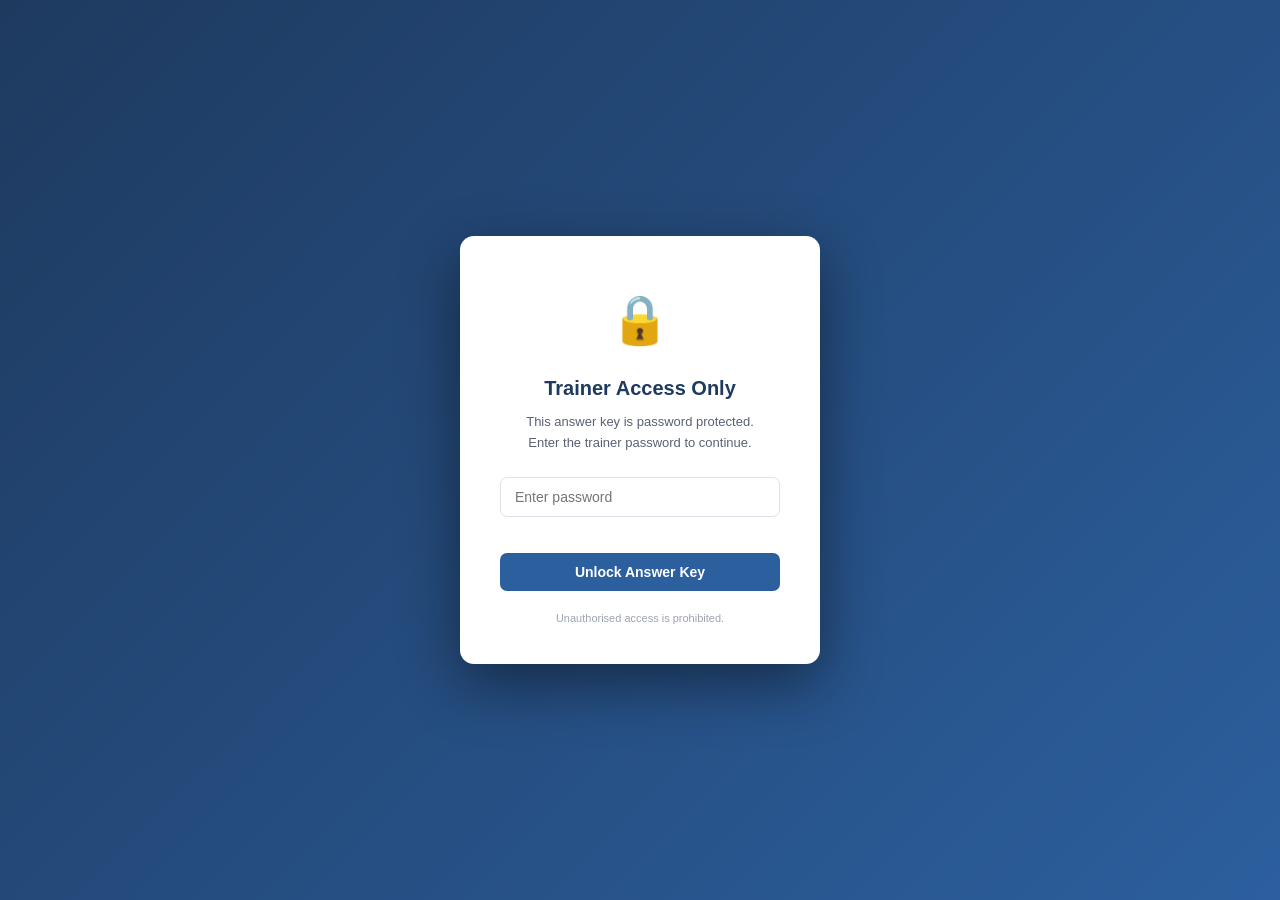
<file: Training-Assessment/Advanced Training Materials/answer-key.html>
<!DOCTYPE html>
<html lang="en">
<head>
  <meta charset="UTF-8">
  <meta name="viewport" content="width=device-width, initial-scale=1.0">
  <title>Answer Key — XPath Advanced Paper 2 (Trainer Only)</title>
  <style>
    /* ── Reset ───────────────────────────────────────────────────────── */
    *, *::before, *::after { box-sizing: border-box; margin: 0; padding: 0; }

    :root {
      --primary:    #1e6b6b;
      --primary-dk: #144f4f;
      --accent:     #7c3aed;
      --bg:         #f4f6fb;
      --surface:    #ffffff;
      --border:     #dce1ee;
      --text:       #1a202e;
      --muted:      #55617a;
      --code-bg:    #eef2f7;
      --correct:    #16a34a;
      --correct-bg: #dcfce7;
      --tag:        #d1fae5;
      --tag-text:   #065f46;
      --mono:       'Consolas', 'Courier New', monospace;
      --sans:       'Segoe UI', Arial, sans-serif;
    }

    body {
      font-family:    var(--sans);
      background:     var(--bg);
      color:          var(--text);
      font-size:      14px;
      line-height:    1.65;
      padding-bottom: 60px;
    }

    .page-wrap { max-width: 900px; margin: 0 auto; padding: 0 16px; }

    /* ── Header ──────────────────────────────────────────────────────── */
    .ak-header {
      background:    linear-gradient(135deg, var(--primary) 0%, #2d4a7a 100%);
      color:         #fff;
      padding:       26px 0 20px;
      margin-bottom: 30px;
      border-bottom: 4px solid var(--primary-dk);
    }
    .ak-header .page-wrap { display: flex; flex-direction: column; gap: 5px; }

    .badge-row { display: flex; gap: 10px; flex-wrap: wrap; margin-bottom: 8px; }

    .badge {
      display:       inline-block;
      border-radius: 20px;
      font-size:     11px;
      letter-spacing:.08em;
      text-transform:uppercase;
      padding:       3px 12px;
    }
    .badge-paper  { background: rgba(255,255,255,.15); border: 1px solid rgba(255,255,255,.3); }
    .badge-trainer{ background: rgba(220,38,38,.6);    border: 1px solid rgba(252,165,165,.6); }

    .ak-header h1 { font-size: 24px; font-weight: 700; }
    .ak-header p  { font-size: 13px; opacity: .82; }

    /* ── Warning banner ──────────────────────────────────────────────── */
    .trainer-warning {
      background:    #fef3c7;
      border:        1px solid #f59e0b;
      border-left:   5px solid #d97706;
      border-radius: 6px;
      padding:       14px 18px;
      margin-bottom: 28px;
      font-size:     13.5px;
      color:         #78350f;
    }
    .trainer-warning strong { display: block; margin-bottom: 4px; font-size: 14px; }

    /* ── Section header ──────────────────────────────────────────────── */
    .section-title {
      background:    var(--primary);
      color:         #fff;
      padding:       10px 18px;
      border-radius: 6px;
      font-size:     13px;
      font-weight:   700;
      letter-spacing:.04em;
      margin:        28px 0 14px;
      display:       flex;
      align-items:   center;
      gap:           10px;
    }
    .section-title .sec-num {
      background: rgba(255,255,255,.2);
      border-radius: 4px;
      padding: 1px 8px;
      font-size: 11px;
    }

    /* ── Question answer card ────────────────────────────────────────── */
    .ak-card {
      background:    var(--surface);
      border:        1px solid var(--border);
      border-radius: 8px;
      padding:       20px 22px;
      margin-bottom: 16px;
      box-shadow:    0 1px 6px rgba(0,0,0,.06);
    }

    .ak-card-header {
      display:         flex;
      justify-content: space-between;
      align-items:     flex-start;
      flex-wrap:       wrap;
      gap:             8px;
      margin-bottom:   14px;
      padding-bottom:  10px;
      border-bottom:   1px solid var(--border);
    }

    .ak-qnum {
      font-size:   13px;
      font-weight: 700;
      color:       var(--primary);
    }

    .ak-topic {
      background:    var(--tag);
      color:         var(--tag-text);
      font-size:     11.5px;
      font-weight:   600;
      padding:       3px 10px;
      border-radius: 20px;
    }

    .ak-type-badge {
      font-size:     11px;
      font-weight:   700;
      padding:       2px 9px;
      border-radius: 20px;
      text-transform:uppercase;
      letter-spacing:.06em;
    }
    .ak-type-write { background: #dbeafe; color: #1e40af; }
    .ak-type-mcq   { background: #ede9fe; color: #5b21b6; }

    /* ── Question text ── */
    .ak-q-text {
      font-size:     13.5px;
      color:         var(--muted);
      margin-bottom: 14px;
      line-height:   1.7;
    }
    .ak-q-text code {
      background:  var(--code-bg);
      border:      1px solid var(--border);
      padding:     1px 5px;
      border-radius:3px;
      font-family: var(--mono);
      font-size:   12.5px;
    }

    /* ── HTML snippet ── */
    .ak-snippet-label {
      font-size:     10.5px;
      font-weight:   700;
      text-transform:uppercase;
      letter-spacing:.07em;
      color:         var(--muted);
      margin-bottom: 5px;
    }
    .ak-snippet {
      background:    var(--code-bg);
      border:        1px solid var(--border);
      border-radius: 5px;
      padding:       10px 14px;
      font-family:   var(--mono);
      font-size:     12px;
      line-height:   1.7;
      color:         #2d3a52;
      white-space:   pre;
      overflow-x:    auto;
      margin-bottom: 14px;
    }

    /* ── Answer area ── */
    .ak-answer-block {
      background:    var(--correct-bg);
      border:        1px solid #86efac;
      border-left:   4px solid var(--correct);
      border-radius: 6px;
      padding:       12px 16px;
    }

    .ak-answer-label {
      font-size:   11px;
      font-weight: 700;
      text-transform: uppercase;
      letter-spacing: .07em;
      color:       var(--correct);
      margin-bottom: 8px;
      display:     flex;
      align-items: center;
      gap:         6px;
    }

    /* Write question answers */
    .ak-answer-list { list-style: none; padding: 0; }
    .ak-answer-list li {
      margin-bottom: 5px;
      display:       flex;
      align-items:   flex-start;
      gap:           8px;
    }
    .ak-ans-num {
      font-size:   11px;
      font-weight: 700;
      color:       var(--correct);
      min-width:   20px;
      padding-top: 2px;
    }
    .ak-ans-code {
      font-family:   var(--mono);
      font-size:     12.5px;
      background:    rgba(255,255,255,.7);
      border:        1px solid #86efac;
      border-radius: 4px;
      padding:       2px 8px;
      color:         #14532d;
      word-break:    break-all;
      flex:          1;
    }
    .ak-primary-badge {
      font-size:     10px;
      background:    var(--correct);
      color:         #fff;
      border-radius: 3px;
      padding:       1px 5px;
      white-space:   nowrap;
      align-self:    center;
    }

    /* MCQ answer */
    .ak-mcq-answer {
      display:     flex;
      align-items: flex-start;
      gap:         10px;
    }
    .ak-mcq-letter {
      font-size:     22px;
      font-weight:   800;
      color:         var(--correct);
      line-height:   1;
      min-width:     24px;
    }
    .ak-mcq-text {
      font-family: var(--mono);
      font-size:   13px;
      color:       #14532d;
      line-height: 1.6;
    }

    /* ── Explanation ── */
    .ak-explanation {
      margin-top:  12px;
      background:  #f8fafc;
      border:      1px solid var(--border);
      border-left: 3px solid var(--accent);
      border-radius:4px;
      padding:     10px 14px;
      font-size:   13px;
      color:       #374151;
      line-height: 1.7;
    }
    .ak-explanation strong {
      display:       block;
      font-size:     11px;
      text-transform:uppercase;
      letter-spacing:.06em;
      color:         var(--accent);
      margin-bottom: 4px;
    }

    /* ── Summary table ── */
    .summary-section {
      margin-top: 36px;
    }
    .summary-title {
      font-size:     17px;
      font-weight:   700;
      color:         var(--primary);
      margin-bottom: 14px;
      padding-bottom:8px;
      border-bottom: 2px solid var(--border);
    }
    .summary-table {
      width:           100%;
      border-collapse: collapse;
      font-size:       13px;
    }
    .summary-table th {
      background:  var(--primary);
      color:       #fff;
      padding:     9px 12px;
      text-align:  left;
      font-weight: 600;
    }
    .summary-table td {
      padding:      8px 12px;
      border-bottom: 1px solid var(--border);
      vertical-align: top;
    }
    .summary-table tr:nth-child(even) td { background: var(--bg); }

    .type-badge {
      font-size:     11px;
      padding:       2px 8px;
      border-radius: 20px;
      font-weight:   600;
    }
    .tb-write { background: #dbeafe; color: #1e40af; }
    .tb-mcq   { background: #ede9fe; color: #5b21b6; }

    .summary-table code {
      font-family: var(--mono);
      font-size:   12px;
      background:  var(--code-bg);
      padding:     1px 4px;
      border-radius:3px;
    }

    /* ── Footer ── */
    .ak-footer {
      margin-top:  40px;
      padding-top: 16px;
      border-top:  1px dashed var(--border);
      font-size:   12px;
      color:       var(--muted);
      text-align:  center;
    }

    /* ── Print styles ── */
    @media print {
      .trainer-warning { display: none; }
      .ak-header       { background: #1e6b6b !important; -webkit-print-color-adjust: exact; }
      body             { font-size: 12px; }
      .ak-card         { break-inside: avoid; margin-bottom: 10px; }
      .section-title   { background: #1e6b6b !important; -webkit-print-color-adjust: exact; }
    }

    @media (max-width: 540px) {
      .ak-card { padding: 14px; }
      .ak-snippet { font-size: 11px; }
    }
  </style>
</head>
<body>
  <!-- ════════════════════════════════════════════════════════════════════
       PASSWORD LOCK  –  correct password: xpath@training
       Change HASH constant below if you ever change the password.
       Generate a new SHA-256 hash at: https://emn178.github.io/online-tools/sha256.html
       ════════════════════════════════════════════════════════════════════ -->
  <div id="lockScreen" style="
    position:fixed;inset:0;z-index:9999;
    background:linear-gradient(135deg,#1e3a5f 0%,#2c5f9e 100%);
    display:flex;align-items:center;justify-content:center;
    font-family:'Segoe UI',Arial,sans-serif;">
    <div style="
      background:#fff;border-radius:14px;padding:44px 40px 36px;
      width:360px;max-width:92vw;
      box-shadow:0 20px 60px rgba(0,0,0,.45);
      text-align:center;">
      <div style="font-size:48px;margin-bottom:12px;">🔒</div>
      <h2 style="color:#1e3a5f;font-size:20px;margin-bottom:6px;">Trainer Access Only</h2>
      <p style="color:#5a6175;font-size:13px;margin-bottom:24px;">
        This answer key is password protected.<br>Enter the trainer password to continue.
      </p>
      <input id="pwInput" type="password"
        placeholder="Enter password"
        style="
          width:100%;padding:11px 14px;border:1.5px solid #dde1ea;
          border-radius:7px;font-size:14px;outline:none;
          color:#1e2330;margin-bottom:10px;box-sizing:border-box;
          transition:border-color .2s;"
        onkeydown="if(event.key==='Enter') checkPwd()"
        onfocus="this.style.borderColor='#2c5f9e'"
        onblur="this.style.borderColor='#dde1ea'" />
      <div id="pwError" style="
        color:#dc2626;font-size:12px;margin-bottom:10px;
        min-height:16px;font-weight:600;"></div>
      <button onclick="checkPwd()" style="
        width:100%;padding:11px;background:#2c5f9e;color:#fff;
        border:none;border-radius:7px;font-size:14px;font-weight:700;
        cursor:pointer;transition:background .2s;"
        onmouseover="this.style.background='#1e4275'"
        onmouseout="this.style.background='#2c5f9e'">
        Unlock Answer Key
      </button>
      <p style="margin-top:18px;font-size:11px;color:#9ca3af;">
        Unauthorised access is prohibited.
      </p>
    </div>
  </div>

  <!-- Main content hidden until password verified -->
  <div id="mainContent" style="display:none;">


  <!-- ════════════════════════════════════════════════════════════════════
       HEADER
  ════════════════════════════════════════════════════════════════════ -->
  <header class="ak-header">
    <div class="page-wrap">
      <div class="badge-row">
        <span class="badge badge-paper">QA Automation Training</span>
        <span class="badge badge-trainer">🔒 Trainer Use Only</span>
        <span class="badge badge-paper">Advanced — Paper 2</span>
      </div>
      <h1>Answer Key — XPath &amp; Web DOM Advanced Assessment</h1>
      <p>All 25 questions · Correct answers · Accepted alternatives · Explanations</p>
    </div>
  </header>

  <main class="page-wrap">

    <!-- ─── Trainer Warning ────────────────────────────────────────────── -->
    <div class="trainer-warning">
      <strong>⚠ Trainer-Only Document</strong>
      This file contains all correct answers and explanations for Paper 2.
      Do <strong>not</strong> distribute this file to candidates.
      Share only <code>index.html</code>, <code>style.css</code>, and <code>script.js</code> with candidates.
    </div>

    <!-- ════════════════════════════════════════════════════════════════
         SECTION 1 — ADVANCED XPATH FUNCTIONS  (Q1–Q6)
    ════════════════════════════════════════════════════════════════ -->
    <div class="section-title">
      <span class="sec-num">Section 1</span>
      Advanced XPath Functions
      <span style="margin-left:auto;font-weight:400;font-size:11px;opacity:.8">Q1 – Q6</span>
    </div>

    <!-- Q1 -->
    <div class="ak-card">
      <div class="ak-card-header">
        <span class="ak-qnum">Q1</span>
        <span class="ak-topic">normalize-space() Function</span>
        <span class="ak-type-badge ak-type-write">Write XPath</span>
      </div>
      <div class="ak-snippet-label">HTML Snippet</div>
      <pre class="ak-snippet">&lt;div class="checkout-panel"&gt;
  &lt;button id="placeOrder"&gt;
    Place   Order
  &lt;/button&gt;
  &lt;button id="cancelOrder"&gt;Cancel&lt;/button&gt;
&lt;/div&gt;</pre>
      <p class="ak-q-text">Write an XPath using <code>normalize-space()</code> to reliably locate the <strong>Place Order</strong> button.</p>
      <div class="ak-answer-block">
        <div class="ak-answer-label">✔ Accepted Answers</div>
        <ul class="ak-answer-list">
          <li>
            <span class="ak-ans-num">1.</span>
            <code class="ak-ans-code">//button[normalize-space()='Place Order']</code>
            <span class="ak-primary-badge">Primary</span>
          </li>
          <li>
            <span class="ak-ans-num">2.</span>
            <code class="ak-ans-code">//button[normalize-space(text())='Place Order']</code>
          </li>
          <li>
            <span class="ak-ans-num">3.</span>
            <code class="ak-ans-code">//button[normalize-space(.)='Place Order']</code>
          </li>
          <li>
            <span class="ak-ans-num">4.</span>
            <code class="ak-ans-code">//div[@class='checkout-panel']/button[normalize-space()='Place Order']</code>
          </li>
        </ul>
      </div>
      <div class="ak-explanation">
        <strong>💡 Concept</strong>
        <code>normalize-space()</code> strips leading/trailing whitespace and collapses all internal whitespace sequences into a single space. It is essential when button/label text contains newlines or multiple spaces from template rendering.
      </div>
    </div>

    <!-- Q2 -->
    <div class="ak-card">
      <div class="ak-card-header">
        <span class="ak-qnum">Q2</span>
        <span class="ak-topic">not() Predicate</span>
        <span class="ak-type-badge ak-type-mcq">Multiple Choice</span>
      </div>
      <div class="ak-snippet-label">HTML Snippet</div>
      <pre class="ak-snippet">&lt;form id="profileForm"&gt;
  &lt;input type="text"  id="fname"  placeholder="First Name"&gt;
  &lt;input type="text"  id="lname"  placeholder="Last Name"  disabled&gt;
  &lt;input type="email" id="email"  placeholder="Email"&gt;
  &lt;input type="tel"   id="phone"  placeholder="Phone"      disabled&gt;
&lt;/form&gt;</pre>
      <p class="ak-q-text">Which XPath selects only the input fields that are <strong>not disabled</strong>?</p>
      <div class="ak-answer-block">
        <div class="ak-answer-label">✔ Correct Answer</div>
        <div class="ak-mcq-answer">
          <span class="ak-mcq-letter">B</span>
          <code class="ak-mcq-text">//input[not(@disabled)]</code>
        </div>
      </div>
      <div class="ak-explanation">
        <strong>💡 Concept</strong>
        <code>not(@disabled)</code> checks that the <code>disabled</code> attribute is absent. The presence of the attribute alone (even with no value or value="disabled") means the element is disabled. Using <code>@disabled=false</code> is incorrect because XPath compares it as a string and the attribute value is not the string "false".
      </div>
    </div>

    <!-- Q3 -->
    <div class="ak-card">
      <div class="ak-card-header">
        <span class="ak-qnum">Q3</span>
        <span class="ak-topic">XPath Union Operator ( | )</span>
        <span class="ak-type-badge ak-type-write">Write XPath</span>
      </div>
      <div class="ak-snippet-label">HTML Snippet</div>
      <pre class="ak-snippet">&lt;div class="modal-footer"&gt;
  &lt;button type="submit"  class="btn-primary"&gt;Confirm&lt;/button&gt;
  &lt;button type="reset"   class="btn-secondary"&gt;Reset&lt;/button&gt;
  &lt;a href="/help"        class="btn-link"&gt;Help&lt;/a&gt;
&lt;/div&gt;</pre>
      <p class="ak-q-text">Write a single XPath using <code>|</code> to select both the <strong>Confirm button</strong> and the <strong>Help link</strong>.</p>
      <div class="ak-answer-block">
        <div class="ak-answer-label">✔ Accepted Answers</div>
        <ul class="ak-answer-list">
          <li>
            <span class="ak-ans-num">1.</span>
            <code class="ak-ans-code">//button[@type='submit'] | //a[@href='/help']</code>
            <span class="ak-primary-badge">Primary</span>
          </li>
          <li>
            <span class="ak-ans-num">2.</span>
            <code class="ak-ans-code">//button[text()='Confirm'] | //a[text()='Help']</code>
          </li>
          <li>
            <span class="ak-ans-num">3.</span>
            <code class="ak-ans-code">//button[@class='btn-primary'] | //a[@class='btn-link']</code>
          </li>
          <li>
            <span class="ak-ans-num">4.</span>
            <code class="ak-ans-code">//button[normalize-space()='Confirm'] | //a[normalize-space()='Help']</code>
          </li>
        </ul>
      </div>
      <div class="ak-explanation">
        <strong>💡 Concept</strong>
        The <code>|</code> union operator merges two node-sets into one. It is the only set union operator in XPath 1.0. It is useful to reduce driver calls — instead of two findElements calls you get both in one. Order of results follows document order.
      </div>
    </div>

    <!-- Q4 -->
    <div class="ak-card">
      <div class="ak-card-header">
        <span class="ak-qnum">Q4</span>
        <span class="ak-topic">translate() — Case-Insensitive Search</span>
        <span class="ak-type-badge ak-type-mcq">Multiple Choice</span>
      </div>
      <div class="ak-snippet-label">HTML Snippet</div>
      <pre class="ak-snippet">&lt;nav class="main-menu"&gt;
  &lt;a href="/dashboard"&gt;DASHBOARD&lt;/a&gt;
  &lt;a href="/reports"&gt;Reports&lt;/a&gt;
  &lt;a href="/settings"&gt;settings&lt;/a&gt;
&lt;/nav&gt;</pre>
      <p class="ak-q-text">Which XPath uses <code>translate()</code> to find the Dashboard link regardless of text case?</p>
      <div class="ak-answer-block">
        <div class="ak-answer-label">✔ Correct Answer</div>
        <div class="ak-mcq-answer">
          <span class="ak-mcq-letter">C</span>
          <code class="ak-mcq-text">//a[translate(text(),'ABCDEFGHIJKLMNOPQRSTUVWXYZ','abcdefghijklmnopqrstuvwxyz')='dashboard']</code>
        </div>
      </div>
      <div class="ak-explanation">
        <strong>💡 Concept</strong>
        <code>translate(string, from-chars, to-chars)</code> replaces characters one-for-one. Using it to convert text to lowercase allows case-insensitive matching. Note: <code>lower-case()</code> is XPath 2.0 and is not universally supported in Selenium drivers.
      </div>
    </div>

    <!-- Q5 -->
    <div class="ak-card">
      <div class="ak-card-header">
        <span class="ak-qnum">Q5</span>
        <span class="ak-topic">count() Function</span>
        <span class="ak-type-badge ak-type-write">Write XPath</span>
      </div>
      <div class="ak-snippet-label">HTML Snippet</div>
      <pre class="ak-snippet">&lt;table id="ordersTable"&gt;
  &lt;thead&gt;&lt;tr&gt;&lt;th&gt;Order ID&lt;/th&gt;...&lt;/tr&gt;&lt;/thead&gt;
  &lt;tbody&gt;
    &lt;tr&gt;...&lt;/tr&gt;
    &lt;tr&gt;...&lt;/tr&gt;
    &lt;tr&gt;...&lt;/tr&gt;
  &lt;/tbody&gt;
&lt;/table&gt;</pre>
      <p class="ak-q-text">Write an XPath using <code>count()</code> to return the total number of data rows (tbody only).</p>
      <div class="ak-answer-block">
        <div class="ak-answer-label">✔ Accepted Answers</div>
        <ul class="ak-answer-list">
          <li>
            <span class="ak-ans-num">1.</span>
            <code class="ak-ans-code">count(//table[@id='ordersTable']/tbody/tr)</code>
            <span class="ak-primary-badge">Primary</span>
          </li>
          <li>
            <span class="ak-ans-num">2.</span>
            <code class="ak-ans-code">count(//table[@id='ordersTable']//tbody/tr)</code>
          </li>
          <li>
            <span class="ak-ans-num">3.</span>
            <code class="ak-ans-code">count(//tbody/tr)</code>
          </li>
          <li>
            <span class="ak-ans-num">4.</span>
            <code class="ak-ans-code">count(//table/tbody/tr)</code>
          </li>
        </ul>
      </div>
      <div class="ak-explanation">
        <strong>💡 Concept</strong>
        <code>count(node-set)</code> returns the number of nodes. Using <code>tbody/tr</code> precisely targets data rows only. In Selenium: <code>driver.findElements(By.xpath("//tbody/tr")).size()</code> is the equivalent programmatic check.
      </div>
    </div>

    <!-- Q6 -->
    <div class="ak-card">
      <div class="ak-card-header">
        <span class="ak-qnum">Q6</span>
        <span class="ak-topic">string-length() Function</span>
        <span class="ak-type-badge ak-type-mcq">Multiple Choice</span>
      </div>
      <div class="ak-snippet-label">HTML Snippet</div>
      <pre class="ak-snippet">&lt;ul id="productList"&gt;
  &lt;li data-sku="AB"&gt;Short SKU&lt;/li&gt;
  &lt;li data-sku="XYZABC123"&gt;Long SKU&lt;/li&gt;
  &lt;li data-sku="MN"&gt;Short SKU&lt;/li&gt;
&lt;/ul&gt;</pre>
      <p class="ak-q-text">Which XPath selects items whose <code>data-sku</code> has a <strong>length &gt; 4 characters</strong>?</p>
      <div class="ak-answer-block">
        <div class="ak-answer-label">✔ Correct Answer</div>
        <div class="ak-mcq-answer">
          <span class="ak-mcq-letter">C</span>
          <code class="ak-mcq-text">//li[string-length(@data-sku) > 4]</code>
        </div>
      </div>
      <div class="ak-explanation">
        <strong>💡 Concept</strong>
        <code>string-length(string)</code> returns the number of characters. Works on attribute values, text nodes, or concatenated strings. Useful for validation assertions or filtering elements with long/short identifiers.
      </div>
    </div>


    <!-- ════════════════════════════════════════════════════════════════
         SECTION 2 — MODERN HTML ATTRIBUTES  (Q7–Q13)
    ════════════════════════════════════════════════════════════════ -->
    <div class="section-title">
      <span class="sec-num">Section 2</span>
      Modern HTML Attributes (data-* &amp; ARIA)
      <span style="margin-left:auto;font-weight:400;font-size:11px;opacity:.8">Q7 – Q13</span>
    </div>

    <!-- Q7 -->
    <div class="ak-card">
      <div class="ak-card-header">
        <span class="ak-qnum">Q7</span>
        <span class="ak-topic">data-testid — Test Automation Attribute</span>
        <span class="ak-type-badge ak-type-write">Write XPath</span>
      </div>
      <div class="ak-snippet-label">HTML Snippet</div>
      <pre class="ak-snippet">&lt;div class="login-container"&gt;
  &lt;input data-testid="email-input"    type="email"&gt;
  &lt;input data-testid="password-input" type="password"&gt;
  &lt;button data-testid="login-submit"  type="submit"&gt;Sign In&lt;/button&gt;
&lt;/div&gt;</pre>
      <p class="ak-q-text">Write an XPath to locate the <strong>Sign In button</strong> using its <code>data-testid</code> value.</p>
      <div class="ak-answer-block">
        <div class="ak-answer-label">✔ Accepted Answers</div>
        <ul class="ak-answer-list">
          <li><span class="ak-ans-num">1.</span><code class="ak-ans-code">//button[@data-testid='login-submit']</code><span class="ak-primary-badge">Primary</span></li>
          <li><span class="ak-ans-num">2.</span><code class="ak-ans-code">//*[@data-testid='login-submit']</code></li>
          <li><span class="ak-ans-num">3.</span><code class="ak-ans-code">//button[@data-testid='login-submit'][@type='submit']</code></li>
        </ul>
      </div>
      <div class="ak-explanation">
        <strong>💡 Concept</strong>
        <code>data-testid</code> is added by developers exclusively for test automation. It is the most stable locator — it does not change with styling, layout, text content, or ID regeneration. This is the recommended primary locator strategy in modern teams.
      </div>
    </div>

    <!-- Q8 -->
    <div class="ak-card">
      <div class="ak-card-header">
        <span class="ak-qnum">Q8</span>
        <span class="ak-topic">data-cy — Cypress-Style Test Attribute</span>
        <span class="ak-type-badge ak-type-mcq">Multiple Choice</span>
      </div>
      <div class="ak-snippet-label">HTML Snippet</div>
      <pre class="ak-snippet">&lt;form data-cy="signup-form"&gt;
  &lt;input data-cy="name-field"  type="text"&gt;
  &lt;input data-cy="email-field" type="email"&gt;
  &lt;select data-cy="country-select"&gt;...&lt;/select&gt;
  &lt;button data-cy="signup-submit"&gt;Create Account&lt;/button&gt;
&lt;/form&gt;</pre>
      <p class="ak-q-text">Which XPath locates the <strong>country dropdown</strong> using <code>data-cy</code>?</p>
      <div class="ak-answer-block">
        <div class="ak-answer-label">✔ Correct Answer</div>
        <div class="ak-mcq-answer">
          <span class="ak-mcq-letter">B</span>
          <code class="ak-mcq-text">//select[@data-cy='country-select']</code>
        </div>
      </div>
      <div class="ak-explanation">
        <strong>💡 Concept</strong>
        Custom <code>data-*</code> attributes use the <code>@</code> prefix like standard attributes. Common test attribute names: <code>data-testid</code> (React Testing Library), <code>data-cy</code> (Cypress), <code>data-qa</code>, <code>data-test</code>. All are accessed with <code>[@data-xxx='value']</code>.
      </div>
    </div>

    <!-- Q9 -->
    <div class="ak-card">
      <div class="ak-card-header">
        <span class="ak-qnum">Q9</span>
        <span class="ak-topic">ARIA — aria-label Attribute</span>
        <span class="ak-type-badge ak-type-write">Write XPath</span>
      </div>
      <div class="ak-snippet-label">HTML Snippet</div>
      <pre class="ak-snippet">&lt;header class="app-header"&gt;
  &lt;button aria-label="Open navigation menu"&gt;☰&lt;/button&gt;
  &lt;button aria-label="Search"&gt;&lt;svg/&gt;&lt;/button&gt;
  &lt;button aria-label="Close dialog"&gt;✕&lt;/button&gt;
&lt;/header&gt;</pre>
      <p class="ak-q-text">Write an XPath to locate the <strong>Close dialog button</strong> using <code>aria-label</code>.</p>
      <div class="ak-answer-block">
        <div class="ak-answer-label">✔ Accepted Answers</div>
        <ul class="ak-answer-list">
          <li><span class="ak-ans-num">1.</span><code class="ak-ans-code">//button[@aria-label='Close dialog']</code><span class="ak-primary-badge">Primary</span></li>
          <li><span class="ak-ans-num">2.</span><code class="ak-ans-code">//header//button[@aria-label='Close dialog']</code></li>
          <li><span class="ak-ans-num">3.</span><code class="ak-ans-code">//*[@aria-label='Close dialog']</code></li>
        </ul>
      </div>
      <div class="ak-explanation">
        <strong>💡 Concept</strong>
        <code>aria-label</code> provides an accessible name for elements with no visible text (icon buttons, close buttons, hamburger menus). It is a reliable locator for icon-only controls and is preferred over fragile XPath based on icon characters or SVG content.
      </div>
    </div>

    <!-- Q10 -->
    <div class="ak-card">
      <div class="ak-card-header">
        <span class="ak-qnum">Q10</span>
        <span class="ak-topic">ARIA — aria-placeholder Attribute</span>
        <span class="ak-type-badge ak-type-mcq">Multiple Choice</span>
      </div>
      <div class="ak-snippet-label">HTML Snippet</div>
      <pre class="ak-snippet">&lt;div role="textbox"
     aria-placeholder="Search for products..."
     aria-label="Product search"
     contenteditable="true"
     id="searchBox"&gt;
&lt;/div&gt;</pre>
      <p class="ak-q-text">Which XPath locates this custom search box using <code>aria-placeholder</code>?</p>
      <div class="ak-answer-block">
        <div class="ak-answer-label">✔ Correct Answer</div>
        <div class="ak-mcq-answer">
          <span class="ak-mcq-letter">B</span>
          <code class="ak-mcq-text">//div[@aria-placeholder='Search for products...']</code>
        </div>
      </div>
      <div class="ak-explanation">
        <strong>💡 Concept</strong>
        Custom components built with <code>div</code>/<code>span</code> use ARIA attributes instead of native HTML attributes. <code>aria-placeholder</code> is the ARIA equivalent of the <code>placeholder</code> attribute. Always check if a component is native HTML or custom-built before choosing your locator.
      </div>
    </div>

    <!-- Q11 -->
    <div class="ak-card">
      <div class="ak-card-header">
        <span class="ak-qnum">Q11</span>
        <span class="ak-topic">ARIA — aria-expanded (Accordion)</span>
        <span class="ak-type-badge ak-type-write">Write XPath</span>
      </div>
      <div class="ak-snippet-label">HTML Snippet</div>
      <pre class="ak-snippet">&lt;div class="accordion"&gt;
  &lt;button aria-expanded="true"  aria-controls="panel1"&gt;Billing Details&lt;/button&gt;
  &lt;button aria-expanded="false" aria-controls="panel2"&gt;Shipping Address&lt;/button&gt;
  &lt;button aria-expanded="false" aria-controls="panel3"&gt;Payment Method&lt;/button&gt;
&lt;/div&gt;</pre>
      <p class="ak-q-text">Write an XPath to select the accordion header that is currently <strong>expanded</strong>.</p>
      <div class="ak-answer-block">
        <div class="ak-answer-label">✔ Accepted Answers</div>
        <ul class="ak-answer-list">
          <li><span class="ak-ans-num">1.</span><code class="ak-ans-code">//button[@aria-expanded='true']</code><span class="ak-primary-badge">Primary</span></li>
          <li><span class="ak-ans-num">2.</span><code class="ak-ans-code">//button[@class='acc-header'][@aria-expanded='true']</code></li>
          <li><span class="ak-ans-num">3.</span><code class="ak-ans-code">//button[contains(@class,'acc-header') and @aria-expanded='true']</code></li>
        </ul>
      </div>
      <div class="ak-explanation">
        <strong>💡 Concept</strong>
        <code>aria-expanded='true'</code> indicates the controlled section is visible. Use this to assert accordion/dropdown state in tests. Never rely on CSS classes like "active" or "open" — they may differ across frameworks.
      </div>
    </div>

    <!-- Q12 -->
    <div class="ak-card">
      <div class="ak-card-header">
        <span class="ak-qnum">Q12</span>
        <span class="ak-topic">ARIA — aria-selected (Tab Panels)</span>
        <span class="ak-type-badge ak-type-mcq">Multiple Choice</span>
      </div>
      <div class="ak-snippet-label">HTML Snippet</div>
      <pre class="ak-snippet">&lt;div role="tablist"&gt;
  &lt;button role="tab" aria-selected="true"  id="tab-summary"&gt;Summary&lt;/button&gt;
  &lt;button role="tab" aria-selected="false" id="tab-detail"&gt;Detail&lt;/button&gt;
  &lt;button role="tab" aria-selected="false" id="tab-export"&gt;Export&lt;/button&gt;
&lt;/div&gt;</pre>
      <p class="ak-q-text">Which XPath selects the <strong>currently active / selected tab</strong>?</p>
      <div class="ak-answer-block">
        <div class="ak-answer-label">✔ Correct Answer</div>
        <div class="ak-mcq-answer">
          <span class="ak-mcq-letter">B</span>
          <code class="ak-mcq-text">//button[@aria-selected='true']</code>
        </div>
      </div>
      <div class="ak-explanation">
        <strong>💡 Concept</strong>
        <code>aria-selected='true'</code> marks the active tab. After clicking a tab in a test, assert <code>getAttribute("aria-selected")</code> equals "true" to verify the tab switch was successful.
      </div>
    </div>

    <!-- Q13 -->
    <div class="ak-card">
      <div class="ak-card-header">
        <span class="ak-qnum">Q13</span>
        <span class="ak-topic">ARIA — aria-checked (Custom Checkbox)</span>
        <span class="ak-type-badge ak-type-write">Write XPath</span>
      </div>
      <div class="ak-snippet-label">HTML Snippet</div>
      <pre class="ak-snippet">&lt;div class="settings-panel"&gt;
  &lt;div role="checkbox" aria-checked="true"  data-setting="notifications"&gt;Email Notifications&lt;/div&gt;
  &lt;div role="checkbox" aria-checked="false" data-setting="sms"&gt;SMS Alerts&lt;/div&gt;
  &lt;div role="checkbox" aria-checked="true"  data-setting="newsletter"&gt;Newsletter&lt;/div&gt;
&lt;/div&gt;</pre>
      <p class="ak-q-text">Write an XPath to select all custom checkbox divs that are <strong>currently checked</strong>.</p>
      <div class="ak-answer-block">
        <div class="ak-answer-label">✔ Accepted Answers</div>
        <ul class="ak-answer-list">
          <li><span class="ak-ans-num">1.</span><code class="ak-ans-code">//*[@role='checkbox'][@aria-checked='true']</code><span class="ak-primary-badge">Primary</span></li>
          <li><span class="ak-ans-num">2.</span><code class="ak-ans-code">//div[@role='checkbox'][@aria-checked='true']</code></li>
          <li><span class="ak-ans-num">3.</span><code class="ak-ans-code">//div[@aria-checked='true']</code></li>
          <li><span class="ak-ans-num">4.</span><code class="ak-ans-code">//*[@aria-checked='true']</code></li>
        </ul>
      </div>
      <div class="ak-explanation">
        <strong>💡 Concept</strong>
        Custom checkboxes use <code>role="checkbox"</code> and <code>aria-checked</code>. Never use <code>@checked</code> (only works on native <code>&lt;input type="checkbox"&gt;</code>). Asserting <code>aria-checked='true'</code> is the correct way to verify custom toggle state.
      </div>
    </div>


    <!-- ════════════════════════════════════════════════════════════════
         SECTION 3 — SPECIAL INPUT STATES  (Q14–Q17)
    ════════════════════════════════════════════════════════════════ -->
    <div class="section-title">
      <span class="sec-num">Section 3</span>
      Special Input States
      <span style="margin-left:auto;font-weight:400;font-size:11px;opacity:.8">Q14 – Q17</span>
    </div>

    <!-- Q14 -->
    <div class="ak-card">
      <div class="ak-card-header">
        <span class="ak-qnum">Q14</span>
        <span class="ak-topic">Hidden Input Fields</span>
        <span class="ak-type-badge ak-type-mcq">Multiple Choice</span>
      </div>
      <div class="ak-snippet-label">HTML Snippet</div>
      <pre class="ak-snippet">&lt;form id="paymentForm"&gt;
  &lt;input type="hidden" name="csrf_token"   value="x9aK3mZ..."&gt;
  &lt;input type="hidden" name="session_id"   value="sess_abc123"&gt;
  &lt;input type="hidden" name="amount_cents" value="4999"&gt;
  &lt;button type="submit"&gt;Pay $49.99&lt;/button&gt;
&lt;/form&gt;</pre>
      <p class="ak-q-text">Which XPath locates the hidden input storing the <strong>CSRF token</strong>?</p>
      <div class="ak-answer-block">
        <div class="ak-answer-label">✔ Correct Answer</div>
        <div class="ak-mcq-answer">
          <span class="ak-mcq-letter">A</span>
          <code class="ak-mcq-text">//input[@type='hidden' and @name='csrf_token']</code>
        </div>
      </div>
      <div class="ak-explanation">
        <strong>💡 Concept</strong>
        Hidden inputs (<code>type='hidden'</code>) are in the DOM and fully locatable. They carry security tokens, session IDs, and form metadata. Reading hidden field values is critical in security and integration tests.
      </div>
    </div>

    <!-- Q15 -->
    <div class="ak-card">
      <div class="ak-card-header">
        <span class="ak-qnum">Q15</span>
        <span class="ak-topic">Disabled Elements</span>
        <span class="ak-type-badge ak-type-write">Write XPath</span>
      </div>
      <div class="ak-snippet-label">HTML Snippet</div>
      <pre class="ak-snippet">&lt;div class="wizard-nav"&gt;
  &lt;button id="btnBack"   type="button" disabled&gt;← Back&lt;/button&gt;
  &lt;button id="btnNext"   type="button"&gt;Next →&lt;/button&gt;
  &lt;button id="btnSubmit" type="submit" disabled&gt;Submit&lt;/button&gt;
&lt;/div&gt;</pre>
      <p class="ak-q-text">Write an XPath to select <strong>all disabled buttons</strong> in this wizard navigation bar.</p>
      <div class="ak-answer-block">
        <div class="ak-answer-label">✔ Accepted Answers</div>
        <ul class="ak-answer-list">
          <li><span class="ak-ans-num">1.</span><code class="ak-ans-code">//button[@disabled]</code><span class="ak-primary-badge">Primary</span></li>
          <li><span class="ak-ans-num">2.</span><code class="ak-ans-code">//div[@class='wizard-nav']/button[@disabled]</code></li>
          <li><span class="ak-ans-num">3.</span><code class="ak-ans-code">//button[@disabled='disabled']</code></li>
          <li><span class="ak-ans-num">4.</span><code class="ak-ans-code">//div//button[@disabled]</code></li>
        </ul>
      </div>
      <div class="ak-explanation">
        <strong>💡 Concept</strong>
        <code>@disabled</code> checks attribute presence (boolean attribute). You can assert a button is disabled in a test by verifying <code>getAttribute("disabled") != null</code> or using <code>isEnabled() == false</code> in Selenium.
      </div>
    </div>

    <!-- Q16 -->
    <div class="ak-card">
      <div class="ak-card-header">
        <span class="ak-qnum">Q16</span>
        <span class="ak-topic">Read-Only Input Fields</span>
        <span class="ak-type-badge ak-type-mcq">Multiple Choice</span>
      </div>
      <div class="ak-snippet-label">HTML Snippet</div>
      <pre class="ak-snippet">&lt;form class="user-profile"&gt;
  &lt;input type="text"  id="username"   value="john_doe"  readonly&gt;
  &lt;input type="email" id="email"      value="john@..."  readonly&gt;
  &lt;input type="text"  id="department" value="Engineering"&gt;
  &lt;input type="tel"   id="phone"      value="+1-555-0100"&gt;
&lt;/form&gt;</pre>
      <p class="ak-q-text">Which XPath selects only the <strong>read-only</strong> input fields?</p>
      <div class="ak-answer-block">
        <div class="ak-answer-label">✔ Correct Answer</div>
        <div class="ak-mcq-answer">
          <span class="ak-mcq-letter">C</span>
          <code class="ak-mcq-text">//input[@readonly]</code>
        </div>
      </div>
      <div class="ak-explanation">
        <strong>💡 Concept</strong>
        <code>readonly</code> is a boolean HTML attribute — check its presence with <code>@readonly</code>. Read-only fields are visible, selectable, and copyable but cannot be edited by the user. In Selenium, <code>isEnabled()</code> returns <code>true</code> for readonly fields (unlike disabled), so attribute checking is essential.
      </div>
    </div>

    <!-- Q17 -->
    <div class="ak-card">
      <div class="ak-card-header">
        <span class="ak-qnum">Q17</span>
        <span class="ak-topic">File Upload Input</span>
        <span class="ak-type-badge ak-type-write">Write XPath</span>
      </div>
      <div class="ak-snippet-label">HTML Snippet</div>
      <pre class="ak-snippet">&lt;div class="upload-section"&gt;
  &lt;input type="file" id="avatarUpload"  name="avatar"  accept="image/png,image/jpeg" data-testid="avatar-file-input"&gt;
  &lt;input type="file" id="resumeUpload"  name="resume"  accept=".pdf,.doc"            data-testid="resume-file-input"&gt;
&lt;/div&gt;</pre>
      <p class="ak-q-text">Write an XPath to locate the <strong>resume file upload</strong> input using its <code>name</code> attribute.</p>
      <div class="ak-answer-block">
        <div class="ak-answer-label">✔ Accepted Answers</div>
        <ul class="ak-answer-list">
          <li><span class="ak-ans-num">1.</span><code class="ak-ans-code">//input[@type='file'][@name='resume']</code><span class="ak-primary-badge">Primary</span></li>
          <li><span class="ak-ans-num">2.</span><code class="ak-ans-code">//input[@name='resume']</code></li>
          <li><span class="ak-ans-num">3.</span><code class="ak-ans-code">//input[@type='file' and @name='resume']</code></li>
          <li><span class="ak-ans-num">4.</span><code class="ak-ans-code">//input[@data-testid='resume-file-input']</code></li>
        </ul>
      </div>
      <div class="ak-explanation">
        <strong>💡 Concept</strong>
        File inputs are located like any other input. In Selenium, use <code>sendKeys("/absolute/path/to/file.pdf")</code> to set the file — do NOT click the OS file picker dialog. The path must be absolute on the machine running the test.
      </div>
    </div>


    <!-- ════════════════════════════════════════════════════════════════
         SECTION 4 — COMPLEX DOM STRUCTURES  (Q18–Q21)
    ════════════════════════════════════════════════════════════════ -->
    <div class="section-title">
      <span class="sec-num">Section 4</span>
      Complex DOM Structures
      <span style="margin-left:auto;font-weight:400;font-size:11px;opacity:.8">Q18 – Q21</span>
    </div>

    <!-- Q18 -->
    <div class="ak-card">
      <div class="ak-card-header">
        <span class="ak-qnum">Q18</span>
        <span class="ak-topic">Select Dropdown — Option by Value</span>
        <span class="ak-type-badge ak-type-mcq">Multiple Choice</span>
      </div>
      <div class="ak-snippet-label">HTML Snippet</div>
      <pre class="ak-snippet">&lt;select id="roleSelect" name="role"&gt;
  &lt;option value=""&gt;-- Select Role --&lt;/option&gt;
  &lt;option value="viewer"&gt;Viewer&lt;/option&gt;
  &lt;option value="editor"&gt;Editor&lt;/option&gt;
  &lt;option value="admin"&gt;Administrator&lt;/option&gt;
  &lt;option value="owner"&gt;Owner&lt;/option&gt;
&lt;/select&gt;</pre>
      <p class="ak-q-text">Which XPath locates the <strong>Administrator option</strong>?</p>
      <div class="ak-answer-block">
        <div class="ak-answer-label">✔ Correct Answer</div>
        <div class="ak-mcq-answer">
          <span class="ak-mcq-letter">D</span>
          <code class="ak-mcq-text">All of the above are valid</code>
        </div>
      </div>
      <div class="ak-explanation">
        <strong>💡 Concept</strong>
        Options are locatable by text or value. In Selenium, prefer the <code>Select</code> class: <code>new Select(el).selectByValue("admin")</code> or <code>.selectByVisibleText("Administrator")</code>. Directly clicking an option element via XPath also works but the Select class is cleaner.
      </div>
    </div>

    <!-- Q19 -->
    <div class="ak-card">
      <div class="ak-card-header">
        <span class="ak-qnum">Q19</span>
        <span class="ak-topic">Table — Select Cell by Column Header Name</span>
        <span class="ak-type-badge ak-type-write">Write XPath</span>
      </div>
      <div class="ak-snippet-label">HTML Snippet</div>
      <pre class="ak-snippet">&lt;table id="inventoryTable"&gt;
  &lt;thead&gt;&lt;tr&gt;&lt;th&gt;Item&lt;/th&gt;&lt;th&gt;Category&lt;/th&gt;&lt;th&gt;Stock&lt;/th&gt;&lt;th&gt;Price&lt;/th&gt;&lt;/tr&gt;&lt;/thead&gt;
  &lt;tbody&gt;
    &lt;tr&gt;&lt;td&gt;Wireless Mouse&lt;/td&gt;&lt;td&gt;Electronics&lt;/td&gt;&lt;td&gt;142&lt;/td&gt;&lt;td&gt;$29.99&lt;/td&gt;&lt;/tr&gt;
    &lt;tr&gt;&lt;td&gt;USB-C Hub&lt;/td&gt;    &lt;td&gt;Electronics&lt;/td&gt;&lt;td&gt;57&lt;/td&gt; &lt;td&gt;$49.99&lt;/td&gt;&lt;/tr&gt;
  &lt;/tbody&gt;
&lt;/table&gt;</pre>
      <p class="ak-q-text">Write an XPath to select the <strong>Price cell</strong> from the row where the Item is <em>USB-C Hub</em>.</p>
      <div class="ak-answer-block">
        <div class="ak-answer-label">✔ Accepted Answers</div>
        <ul class="ak-answer-list">
          <li><span class="ak-ans-num">1.</span><code class="ak-ans-code">//tr[td[1][text()='USB-C Hub']]/td[count(//th[text()='Price']/preceding-sibling::th)+1]</code><span class="ak-primary-badge">Dynamic</span></li>
          <li><span class="ak-ans-num">2.</span><code class="ak-ans-code">//tbody/tr[td[text()='USB-C Hub']]/td[4]</code></li>
          <li><span class="ak-ans-num">3.</span><code class="ak-ans-code">//tr[td[text()='USB-C Hub']]/td[last()]</code></li>
        </ul>
      </div>
      <div class="ak-explanation">
        <strong>💡 Concept</strong>
        The dynamic approach uses <code>count(//th[text()='Price']/preceding-sibling::th)+1</code> to calculate column position from the header name — robust even if columns are reordered. The hardcoded <code>td[4]</code> is fragile. Always prefer dynamic column index in production test suites.
      </div>
    </div>

    <!-- Q20 -->
    <div class="ak-card">
      <div class="ak-card-header">
        <span class="ak-qnum">Q20</span>
        <span class="ak-topic">contenteditable — Rich Text Editor</span>
        <span class="ak-type-badge ak-type-mcq">Multiple Choice</span>
      </div>
      <div class="ak-snippet-label">HTML Snippet</div>
      <pre class="ak-snippet">&lt;div id="editorBody"
     role="textbox"
     contenteditable="true"
     aria-label="Message body"
     class="editor-area"&gt;
&lt;/div&gt;</pre>
      <p class="ak-q-text">Which is the <strong>most reliable</strong> XPath for this rich text editor?</p>
      <div class="ak-answer-block">
        <div class="ak-answer-label">✔ Correct Answer</div>
        <div class="ak-mcq-answer">
          <span class="ak-mcq-letter">D</span>
          <code class="ak-mcq-text">All of the above are valid and reliable</code>
        </div>
      </div>
      <div class="ak-explanation">
        <strong>💡 Concept</strong>
        All three work. Locator priority: <code>data-testid</code> > <code>aria-label</code> > <code>id</code> > <code>contenteditable</code>. Using <code>contenteditable='true'</code> alone is risky if multiple editors exist. In Selenium, type into a contenteditable div using <code>sendKeys()</code> or JavaScript <code>element.innerHTML = text</code>.
      </div>
    </div>

    <!-- Q21 -->
    <div class="ak-card">
      <div class="ak-card-header">
        <span class="ak-qnum">Q21</span>
        <span class="ak-topic">SVG Elements — local-name()</span>
        <span class="ak-type-badge ak-type-write">Write XPath</span>
      </div>
      <div class="ak-snippet-label">HTML Snippet</div>
      <pre class="ak-snippet">&lt;div class="chart-container"&gt;
  &lt;svg id="barChart" width="400" height="300" role="img" aria-label="Sales Chart"&gt;
    &lt;g class="bars"&gt;
      &lt;rect class="bar" x="10" y="50" width="40" height="150"/&gt;
    &lt;/g&gt;
  &lt;/svg&gt;
&lt;/div&gt;</pre>
      <p class="ak-q-text">Write an XPath using <code>local-name()</code> to locate the SVG element by id <code>barChart</code>.</p>
      <div class="ak-answer-block">
        <div class="ak-answer-label">✔ Accepted Answers</div>
        <ul class="ak-answer-list">
          <li><span class="ak-ans-num">1.</span><code class="ak-ans-code">//*[local-name()='svg'][@id='barChart']</code><span class="ak-primary-badge">Primary</span></li>
          <li><span class="ak-ans-num">2.</span><code class="ak-ans-code">//*[@id='barChart']</code></li>
          <li><span class="ak-ans-num">3.</span><code class="ak-ans-code">//svg[@id='barChart']</code></li>
        </ul>
      </div>
      <div class="ak-explanation">
        <strong>💡 Concept</strong>
        SVG elements are in the SVG namespace. <code>local-name()</code> ignores namespaces and matches only the local tag name. <code>//*[@id='barChart']</code> also works because it uses a wildcard. For inner SVG elements like <code>&lt;rect&gt;</code> or <code>&lt;path&gt;</code>, always use <code>//*[local-name()='rect']</code>.
      </div>
    </div>


    <!-- ════════════════════════════════════════════════════════════════
         SECTION 5 — FRAMEWORK PATTERNS & ADVANCED COMBOS  (Q22–Q25)
    ════════════════════════════════════════════════════════════════ -->
    <div class="section-title">
      <span class="sec-num">Section 5</span>
      Framework Patterns &amp; Advanced Combinations
      <span style="margin-left:auto;font-weight:400;font-size:11px;opacity:.8">Q22 – Q25</span>
    </div>

    <!-- Q22 -->
    <div class="ak-card">
      <div class="ak-card-header">
        <span class="ak-qnum">Q22</span>
        <span class="ak-topic">React / Framework — Custom data-* Attributes</span>
        <span class="ak-type-badge ak-type-mcq">Multiple Choice</span>
      </div>
      <div class="ak-snippet-label">HTML Snippet</div>
      <pre class="ak-snippet">&lt;ul data-component="TodoList"&gt;
  &lt;li data-index="0" data-completed="false" data-id="todo_1"&gt;Buy groceries&lt;/li&gt;
  &lt;li data-index="1" data-completed="true"  data-id="todo_2"&gt;Send report&lt;/li&gt;
  &lt;li data-index="2" data-completed="false" data-id="todo_3"&gt;Book flight&lt;/li&gt;
&lt;/ul&gt;</pre>
      <p class="ak-q-text">Which XPath selects to-do items that are <strong>not yet completed</strong>?</p>
      <div class="ak-answer-block">
        <div class="ak-answer-label">✔ Correct Answer</div>
        <div class="ak-mcq-answer">
          <span class="ak-mcq-letter">A</span>
          <code class="ak-mcq-text">//li[@data-completed='false']</code>
        </div>
      </div>
      <div class="ak-explanation">
        <strong>💡 Concept</strong>
        <code>data-*</code> attribute values are always DOM strings. Use <code>@data-completed='false'</code> (string) not <code>@data-completed=false</code> (boolean, incorrect in XPath 1.0). This is a common bug when writing XPath for React/Vue/Angular rendered components.
      </div>
    </div>

    <!-- Q23 -->
    <div class="ak-card">
      <div class="ak-card-header">
        <span class="ak-qnum">Q23</span>
        <span class="ak-topic">Wildcard * and @* (Any Element / Any Attribute)</span>
        <span class="ak-type-badge ak-type-write">Write XPath</span>
      </div>
      <div class="ak-snippet-label">HTML Snippet</div>
      <pre class="ak-snippet">&lt;section class="user-card"&gt;
  &lt;div class="card-body"&gt;
    &lt;span data-field="email"&gt;alice@example.com&lt;/span&gt;
    &lt;span data-field="role"&gt;Administrator&lt;/span&gt;
    &lt;span data-field="joined"&gt;2022-03-15&lt;/span&gt;
  &lt;/div&gt;
&lt;/section&gt;</pre>
      <p class="ak-q-text">Write an XPath using <code>*</code> wildcard to select <strong>any element</strong> with <code>data-field='role'</code>.</p>
      <div class="ak-answer-block">
        <div class="ak-answer-label">✔ Accepted Answers</div>
        <ul class="ak-answer-list">
          <li><span class="ak-ans-num">1.</span><code class="ak-ans-code">//*[@data-field='role']</code><span class="ak-primary-badge">Primary</span></li>
          <li><span class="ak-ans-num">2.</span><code class="ak-ans-code">//section//*[@data-field='role']</code></li>
          <li><span class="ak-ans-num">3.</span><code class="ak-ans-code">//div[@class='card-body']//*[@data-field='role']</code></li>
        </ul>
      </div>
      <div class="ak-explanation">
        <strong>💡 Concept</strong>
        <code>*</code> matches any element tag name. <code>//*[@data-field='role']</code> selects the span without needing to know it is a span. Use when the tag name may change between releases or implementations. <code>@*</code> can also match any attribute: <code>//*[@*='role']</code> selects any element having any attribute with value 'role'.
      </div>
    </div>

    <!-- Q24 -->
    <div class="ak-card">
      <div class="ak-card-header">
        <span class="ak-qnum">Q24</span>
        <span class="ak-topic">not( contains() ) — Exclude by Partial Class</span>
        <span class="ak-type-badge ak-type-mcq">Multiple Choice</span>
      </div>
      <div class="ak-snippet-label">HTML Snippet</div>
      <pre class="ak-snippet">&lt;nav class="breadcrumb"&gt;
  &lt;a href="/home"     class="crumb-link"&gt;Home&lt;/a&gt;
  &lt;a href="/products" class="crumb-link"&gt;Products&lt;/a&gt;
  &lt;a href="/laptops"  class="crumb-link"&gt;Laptops&lt;/a&gt;
  &lt;span               class="crumb-link crumb-active"&gt;Dell XPS 15&lt;/span&gt;
&lt;/nav&gt;</pre>
      <p class="ak-q-text">Which XPath selects breadcrumb items <strong>excluding</strong> the one with class <code>crumb-active</code>?</p>
      <div class="ak-answer-block">
        <div class="ak-answer-label">✔ Correct Answer</div>
        <div class="ak-mcq-answer">
          <span class="ak-mcq-letter">B</span>
          <code class="ak-mcq-text">//*[@class='crumb-link'][not(contains(@class,'crumb-active'))]</code>
        </div>
      </div>
      <div class="ak-explanation">
        <strong>💡 Concept</strong>
        <code>not(contains(@class,'crumb-active'))</code> excludes elements whose class attribute contains that substring. Using exact match <code>@class='crumb-active'</code> would fail because the active element has two classes: <code>'crumb-link crumb-active'</code>. Always use <code>contains()</code> for multi-class elements.
      </div>
    </div>

    <!-- Q25 -->
    <div class="ak-card">
      <div class="ak-card-header">
        <span class="ak-qnum">Q25</span>
        <span class="ak-topic">Complex Multi-Predicate — Axes + Functions Combined</span>
        <span class="ak-type-badge ak-type-write">Write XPath</span>
      </div>
      <div class="ak-snippet-label">HTML Snippet</div>
      <pre class="ak-snippet">&lt;div class="form-section"&gt;
  &lt;div class="field-group has-error"&gt;
    &lt;input type="text" id="cardNum" aria-invalid="true"&gt;
    &lt;span class="error-msg"&gt;Card number must be 16 digits.&lt;/span&gt;
  &lt;/div&gt;
  &lt;div class="field-group"&gt;
    &lt;input type="text" id="expiry" aria-invalid="false"&gt;
  &lt;/div&gt;
  &lt;div class="field-group has-error"&gt;
    &lt;input type="text" id="cvv" aria-invalid="true"&gt;
    &lt;span class="error-msg"&gt;CVV must be 3 digits.&lt;/span&gt;
  &lt;/div&gt;
&lt;/div&gt;</pre>
      <p class="ak-q-text">Write an XPath to find <strong>all error message spans</strong> inside field groups that contain an input with <code>aria-invalid='true'</code>.</p>
      <div class="ak-answer-block">
        <div class="ak-answer-label">✔ Accepted Answers</div>
        <ul class="ak-answer-list">
          <li><span class="ak-ans-num">1.</span><code class="ak-ans-code">//div[contains(@class,'field-group')][input[@aria-invalid='true']]/span[@class='error-msg']</code><span class="ak-primary-badge">Primary</span></li>
          <li><span class="ak-ans-num">2.</span><code class="ak-ans-code">//div[@class='field-group has-error']/span[@class='error-msg']</code></li>
          <li><span class="ak-ans-num">3.</span><code class="ak-ans-code">//div[contains(@class,'has-error')]/span[contains(@class,'error-msg')]</code></li>
          <li><span class="ak-ans-num">4.</span><code class="ak-ans-code">//input[@aria-invalid='true']/following-sibling::span[@class='error-msg']</code></li>
        </ul>
      </div>
      <div class="ak-explanation">
        <strong>💡 Concept</strong>
        Answer 1 is the most semantically precise: it uses a parent predicate <code>[input[@aria-invalid='true']]</code> to filter containers, then navigates to the error span. Answer 4 uses <code>following-sibling::</code> which is equally elegant. Answer 2 uses a hardcoded class combination which is fragile. Answer 3 is more flexible. All four are valid in this HTML context.
      </div>
    </div>


    <!-- ════════════════════════════════════════════════════════════════
         QUICK REFERENCE SUMMARY TABLE
    ════════════════════════════════════════════════════════════════ -->
    <div class="summary-section">
      <h2 class="summary-title">📋 Quick Reference — All 25 Answers</h2>
      <table class="summary-table">
        <thead>
          <tr>
            <th>#</th>
            <th>Topic</th>
            <th>Type</th>
            <th>Primary Correct Answer</th>
          </tr>
        </thead>
        <tbody>
          <tr><td>1</td><td>normalize-space()</td><td><span class="type-badge tb-write">Write</span></td><td><code>//button[normalize-space()='Place Order']</code></td></tr>
          <tr><td>2</td><td>not() Predicate</td><td><span class="type-badge tb-mcq">MCQ — B</span></td><td><code>//input[not(@disabled)]</code></td></tr>
          <tr><td>3</td><td>XPath Union ( | )</td><td><span class="type-badge tb-write">Write</span></td><td><code>//button[@type='submit'] | //a[@href='/help']</code></td></tr>
          <tr><td>4</td><td>translate() Case-Insensitive</td><td><span class="type-badge tb-mcq">MCQ — C</span></td><td><code>//a[translate(text(),'ABC...Z','abc...z')='dashboard']</code></td></tr>
          <tr><td>5</td><td>count() Function</td><td><span class="type-badge tb-write">Write</span></td><td><code>count(//table[@id='ordersTable']/tbody/tr)</code></td></tr>
          <tr><td>6</td><td>string-length()</td><td><span class="type-badge tb-mcq">MCQ — C</span></td><td><code>//li[string-length(@data-sku) > 4]</code></td></tr>
          <tr><td>7</td><td>data-testid</td><td><span class="type-badge tb-write">Write</span></td><td><code>//button[@data-testid='login-submit']</code></td></tr>
          <tr><td>8</td><td>data-cy Attribute</td><td><span class="type-badge tb-mcq">MCQ — B</span></td><td><code>//select[@data-cy='country-select']</code></td></tr>
          <tr><td>9</td><td>aria-label</td><td><span class="type-badge tb-write">Write</span></td><td><code>//button[@aria-label='Close dialog']</code></td></tr>
          <tr><td>10</td><td>aria-placeholder</td><td><span class="type-badge tb-mcq">MCQ — B</span></td><td><code>//div[@aria-placeholder='Search for products...']</code></td></tr>
          <tr><td>11</td><td>aria-expanded</td><td><span class="type-badge tb-write">Write</span></td><td><code>//button[@aria-expanded='true']</code></td></tr>
          <tr><td>12</td><td>aria-selected</td><td><span class="type-badge tb-mcq">MCQ — B</span></td><td><code>//button[@aria-selected='true']</code></td></tr>
          <tr><td>13</td><td>aria-checked</td><td><span class="type-badge tb-write">Write</span></td><td><code>//*[@role='checkbox'][@aria-checked='true']</code></td></tr>
          <tr><td>14</td><td>Hidden Input</td><td><span class="type-badge tb-mcq">MCQ — A</span></td><td><code>//input[@type='hidden' and @name='csrf_token']</code></td></tr>
          <tr><td>15</td><td>Disabled Elements</td><td><span class="type-badge tb-write">Write</span></td><td><code>//button[@disabled]</code></td></tr>
          <tr><td>16</td><td>Read-Only Input</td><td><span class="type-badge tb-mcq">MCQ — C</span></td><td><code>//input[@readonly]</code></td></tr>
          <tr><td>17</td><td>File Upload Input</td><td><span class="type-badge tb-write">Write</span></td><td><code>//input[@type='file'][@name='resume']</code></td></tr>
          <tr><td>18</td><td>Select Dropdown</td><td><span class="type-badge tb-mcq">MCQ — D</span></td><td>All options are valid</td></tr>
          <tr><td>19</td><td>Table Cell by Header</td><td><span class="type-badge tb-write">Write</span></td><td><code>//tr[td[1][text()='USB-C Hub']]/td[count(//th[text()='Price']/preceding-sibling::th)+1]</code></td></tr>
          <tr><td>20</td><td>contenteditable Editor</td><td><span class="type-badge tb-mcq">MCQ — D</span></td><td>All options are valid</td></tr>
          <tr><td>21</td><td>SVG local-name()</td><td><span class="type-badge tb-write">Write</span></td><td><code>//*[local-name()='svg'][@id='barChart']</code></td></tr>
          <tr><td>22</td><td>React data-* Attributes</td><td><span class="type-badge tb-mcq">MCQ — A</span></td><td><code>//li[@data-completed='false']</code></td></tr>
          <tr><td>23</td><td>Wildcard * Selector</td><td><span class="type-badge tb-write">Write</span></td><td><code>//*[@data-field='role']</code></td></tr>
          <tr><td>24</td><td>not(contains()) Combo</td><td><span class="type-badge tb-mcq">MCQ — B</span></td><td><code>//*[@class='crumb-link'][not(contains(@class,'crumb-active'))]</code></td></tr>
          <tr><td>25</td><td>Complex Multi-Predicate</td><td><span class="type-badge tb-write">Write</span></td><td><code>//div[contains(@class,'field-group')][input[@aria-invalid='true']]/span[@class='error-msg']</code></td></tr>
        </tbody>
      </table>
    </div>

    <div class="ak-footer">
      XPath Advanced Practice Paper 2 — Answer Key &nbsp;|&nbsp; QA Automation Training &nbsp;|&nbsp; For Trainer Use Only
    </div>

  </main>

  </div><!-- end #mainContent -->

  <script>
    /* ── Password check ──────────────────────────────────────────────── */
    const CORRECT_HASH = "5d43820495cfb413a3e21675f6ebd2de0914dec40456f55bd722e5a9d1ebe4f8";

    // Simple SHA-256 via SubtleCrypto (works in all modern browsers locally)
    async function sha256(message) {
      const msgBuffer = new TextEncoder().encode(message);
      const hashBuffer = await crypto.subtle.digest("SHA-256", msgBuffer);
      const hashArray  = Array.from(new Uint8Array(hashBuffer));
      return hashArray.map(b => b.toString(16).padStart(2, "0")).join("");
    }

    async function checkPwd() {
      const input = document.getElementById("pwInput").value;
      const errEl = document.getElementById("pwError");
      if (!input) {
        errEl.textContent = "Please enter a password.";
        return;
      }
      const hash = await sha256(input);
      if (hash === CORRECT_HASH) {
        document.getElementById("lockScreen").style.display  = "none";
        document.getElementById("mainContent").style.display = "block";
        errEl.textContent = "";
        // Save unlock in sessionStorage so refresh doesn't re-lock
        sessionStorage.setItem("ak_unlocked", "1");
      } else {
        errEl.textContent = "Incorrect password. Please try again.";
        document.getElementById("pwInput").value = "";
        document.getElementById("pwInput").focus();
      }
    }

    // Auto-unlock if already verified this session
    if (sessionStorage.getItem("ak_unlocked") === "1") {
      document.getElementById("lockScreen").style.display  = "none";
      document.getElementById("mainContent").style.display = "block";
    }
  </script>
</body>
</html>
</file>
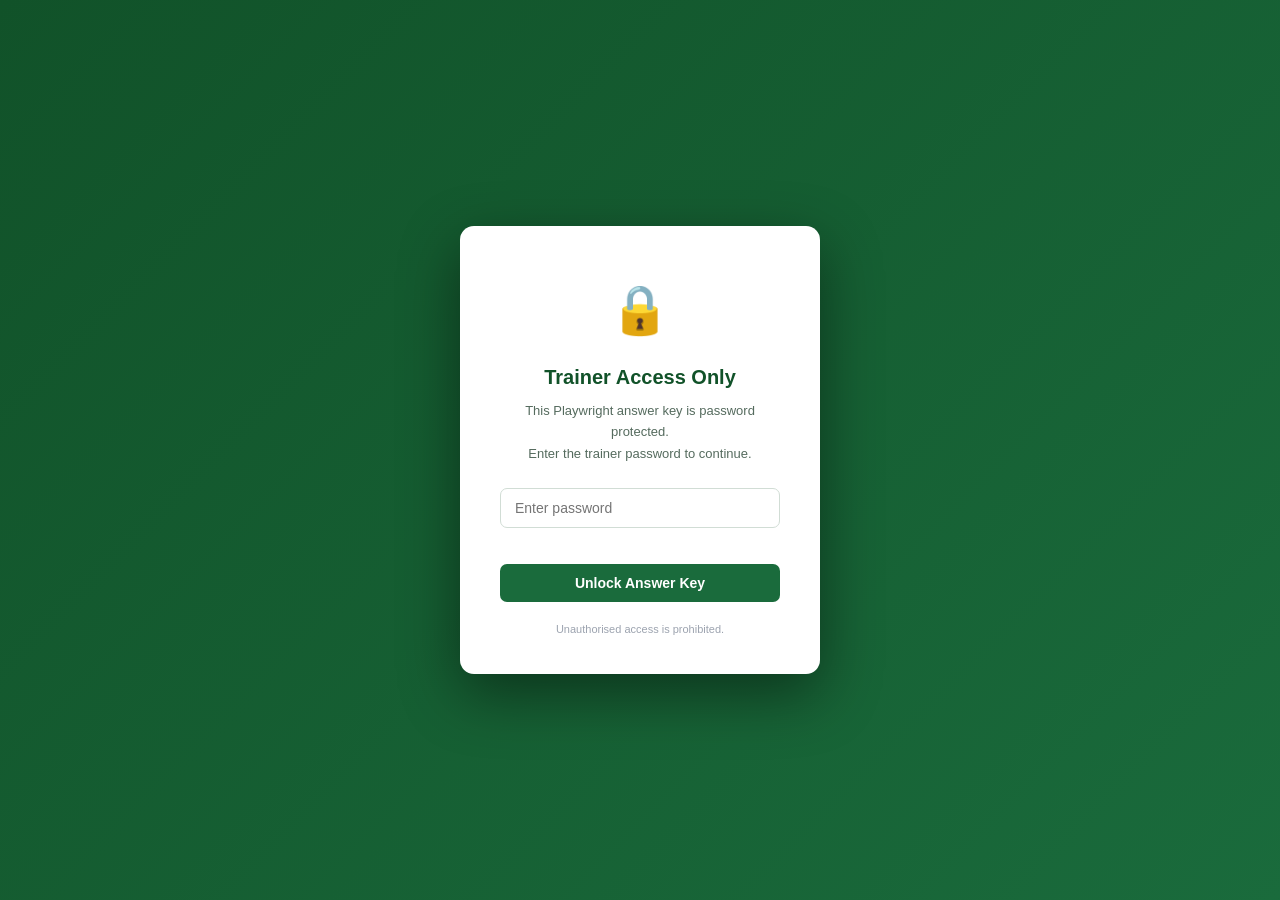
<file: Training-Assessment/playwright-practical-assessment/answer-key.html>
<!DOCTYPE html>
<html lang="en">
<head>
  <meta charset="UTF-8">
  <meta name="viewport" content="width=device-width,initial-scale=1.0">
  <title>Answer Key — Playwright Interview (Trainer Only)</title>
  <style>
    *,*::before,*::after{box-sizing:border-box;margin:0;padding:0}
    :root{
      --primary:#1a6b3c;--primary-dk:#115229;--accent:#2ea043;
      --bg:#f0f4f1;--surface:#fff;--border:#d1ddd5;--text:#1a2b22;--muted:#556b5e;
      --mono:'Consolas','Fira Code','Courier New',monospace;
      --sans:'Segoe UI','Inter',Arial,sans-serif;
    }
    body{font-family:var(--sans);background:var(--bg);color:var(--text);font-size:14px;line-height:1.65;padding-bottom:60px}
    .ak-header{background:linear-gradient(135deg,var(--primary-dk) 0%,var(--primary) 100%);color:#fff;padding:28px 0 22px;margin-bottom:28px}
    .page-wrap{max-width:960px;margin:0 auto;padding:0 20px}
    .ak-header h1{font-size:24px;font-weight:800;margin-bottom:6px}
    .ak-header p{font-size:13px;opacity:.85}
    .trainer-badge{display:inline-block;background:rgba(255,255,255,.2);border:1px solid rgba(255,255,255,.35);border-radius:20px;padding:3px 14px;font-size:11px;font-weight:700;letter-spacing:.06em;text-transform:uppercase;margin-bottom:10px}
    .section-heading{font-size:17px;font-weight:800;color:var(--primary);margin:32px 0 16px;padding-bottom:8px;border-bottom:2px solid var(--border)}
    .ak-card{background:var(--surface);border:1px solid var(--border);border-radius:10px;padding:20px 24px;margin-bottom:18px;box-shadow:0 2px 8px rgba(26,107,60,.08)}
    .ak-card-header{display:flex;align-items:center;gap:10px;flex-wrap:wrap;margin-bottom:14px}
    .ak-q-num{background:var(--primary);color:#fff;font-size:12px;font-weight:800;padding:3px 12px;border-radius:20px}
    .ak-topic{background:#d1fae5;color:#065f46;font-size:11.5px;font-weight:700;padding:3px 12px;border-radius:20px}
    .ak-type{font-size:11px;font-weight:700;padding:3px 10px;border-radius:12px;text-transform:uppercase;letter-spacing:.04em}
    .ak-type.write{background:#fce7f3;color:#be185d}
    .ak-type.mcq{background:#e0e7ff;color:#3730a3}
    .ak-correct-badge{background:#dcfce7;color:#14532d;font-size:13px;font-weight:900;padding:4px 14px;border-radius:20px;border:1.5px solid #16a34a;margin-left:auto}
    .ak-lang-block{margin-bottom:12px}
    .ak-lang-label{font-size:11px;font-weight:800;text-transform:uppercase;letter-spacing:.06em;padding:3px 10px;border-radius:4px 4px 0 0;display:inline-block}
    .lang-js{background:#fef9c3;color:#92400e}
    .lang-ts{background:#dbeafe;color:#1e40af}
    .lang-py{background:#e0f2fe;color:#075985}
    .ak-code{font-family:var(--mono);font-size:12.5px;background:#1e2d26;color:#a7f3d0;padding:14px 18px;border-radius:0 6px 6px 6px;white-space:pre;overflow-x:auto;line-height:1.6}
    .ak-explanation{font-size:13.5px;color:var(--text);background:#f0fdf4;border-left:4px solid var(--accent);padding:12px 16px;border-radius:0 6px 6px 0}
    .summary-table{width:100%;border-collapse:collapse;margin-bottom:28px;font-size:13px}
    .summary-table th{background:var(--primary);color:#fff;padding:9px 12px;text-align:left;font-weight:700}
    .summary-table td{padding:8px 12px;border-bottom:1px solid var(--border);vertical-align:top}
    .summary-table tr:nth-child(even) td{background:var(--bg)}
    .summary-table code{font-family:var(--mono);font-size:12px;background:#eef5f0;color:#1a4731;padding:1px 5px;border-radius:3px}
    .pwd-note{background:#fef9c3;border:1px solid #fde68a;border-radius:8px;padding:14px 18px;font-size:13px;color:#78350f;margin-bottom:24px;font-weight:600}
  </style>
</head>
<body>
  <!-- PASSWORD LOCK — xpath@training -->
  <div id="lockScreen" style="position:fixed;inset:0;z-index:9999;background:linear-gradient(135deg,#115229 0%,#1a6b3c 100%);display:flex;align-items:center;justify-content:center;font-family:'Segoe UI',Arial,sans-serif;">
    <div style="background:#fff;border-radius:14px;padding:44px 40px 36px;width:360px;max-width:92vw;box-shadow:0 20px 60px rgba(0,0,0,.45);text-align:center;">
      <div style="font-size:48px;margin-bottom:12px;">🔒</div>
      <h2 style="color:#115229;font-size:20px;margin-bottom:6px;">Trainer Access Only</h2>
      <p style="color:#556b5e;font-size:13px;margin-bottom:24px;">This Playwright answer key is password protected.<br>Enter the trainer password to continue.</p>
      <input id="pwInput" type="password" placeholder="Enter password"
        style="width:100%;padding:11px 14px;border:1.5px solid #d1ddd5;border-radius:7px;font-size:14px;outline:none;color:#1a2b22;margin-bottom:10px;box-sizing:border-box;transition:border-color .2s;"
        onkeydown="if(event.key==='Enter') checkPwd()"
        onfocus="this.style.borderColor='#1a6b3c'"
        onblur="this.style.borderColor='#d1ddd5'" />
      <div id="pwError" style="color:#dc2626;font-size:12px;margin-bottom:10px;min-height:16px;font-weight:600;"></div>
      <button onclick="checkPwd()" style="width:100%;padding:11px;background:#1a6b3c;color:#fff;border:none;border-radius:7px;font-size:14px;font-weight:700;cursor:pointer;transition:background .2s;"
        onmouseover="this.style.background='#115229'" onmouseout="this.style.background='#1a6b3c'">
        Unlock Answer Key
      </button>
      <p style="margin-top:18px;font-size:11px;color:#9ca3af;">Unauthorised access is prohibited.</p>
    </div>
  </div>
  <div id="mainContent" style="display:none;">

<div class="ak-header">
  <div class="page-wrap">
    <div class="trainer-badge">🔐 Trainer Only</div>
    <h1>Playwright Interview — Answer Key</h1>
    <p>50 advanced practical questions · JavaScript / TypeScript / Python · Do NOT share with candidates</p>
  </div>
</div>
<div class="page-wrap">
  <div class="pwd-note">🔒 This file is password protected. Password: <code style="background:#fff;padding:2px 8px;border-radius:4px;border:1px solid #fde68a">xpath@training</code></div>

  <h2 class="section-heading">Quick Reference — MCQ Answers</h2>
  <table class="summary-table">
    <thead><tr><th>Q#</th><th>Topic</th><th>Correct</th><th>Key Point</th></tr></thead>
    <tbody>
<tr><td><strong>Q36</strong></td><td>Playwright auto-waits before click(). The assertio...</td><td style="font-weight:900;color:#16a34a">B</td><td>Playwright auto-waits before click(). The assertion on #result can still time out if the action completes later than the default 5s timeout — increase timeout or use waitForLoadState.</td></tr>
<tr><td><strong>Q37</strong></td><td>Official Playwright order: getByRole (mirrors acce...</td><td style="font-weight:900;color:#16a34a">B</td><td>Official Playwright order: getByRole (mirrors accessibility) → getByTestId (explicit test hooks) → getByText/getByLabel → CSS/XPath as last resort.</td></tr>
<tr><td><strong>Q38</strong></td><td>Browser contexts are fully isolated environments. ...</td><td style="font-weight:900;color:#16a34a">B</td><td>Browser contexts are fully isolated environments. They share the browser process but have separate cookies, storage, sessions — like different incognito windows.</td></tr>
<tr><td><strong>Q39</strong></td><td>page.route() is the interception API — it can fulf...</td><td style="font-weight:900;color:#16a34a">C</td><td>page.route() is the interception API — it can fulfill, abort, or continue requests. page.on('request') is observation-only and cannot block or modify the request.</td></tr>
<tr><td><strong>Q40</strong></td><td>fullyParallel:true breaks the file-level barrier —...</td><td style="font-weight:900;color:#16a34a">C</td><td>fullyParallel:true breaks the file-level barrier — individual tests within a file can run in parallel across workers, not just different files.</td></tr>
<tr><td><strong>Q41</strong></td><td>Soft assertions collect failures, continue executi...</td><td style="font-weight:900;color:#16a34a">C</td><td>Soft assertions collect failures, continue execution, then throw them all together at assertAll(). The test only fails after assertAll() is called.</td></tr>
<tr><td><strong>Q42</strong></td><td>scope:'worker' means the fixture is created once p...</td><td style="font-weight:900;color:#16a34a">C</td><td>scope:'worker' means the fixture is created once per worker process and shared by all tests running in that worker, reducing expensive setup cost.</td></tr>
<tr><td><strong>Q43</strong></td><td>networkidle waits until there are no network conne...</td><td style="font-weight:900;color:#16a34a">C</td><td>networkidle waits until there are no network connections for 500ms. Ideal for SPAs that fire async fetch/XHR requests after the initial DOM load.</td></tr>
<tr><td><strong>Q44</strong></td><td>test.step() creates labeled groups in the HTML rep...</td><td style="font-weight:900;color:#16a34a">B</td><td>test.step() creates labeled groups in the HTML report and Trace Viewer. It has no effect on retries or browser context — it is purely for reporting.</td></tr>
<tr><td><strong>Q45</strong></td><td>Test-level configuration overrides global config. ...</td><td style="font-weight:900;color:#16a34a">B</td><td>Test-level configuration overrides global config. retries:0 at test level means zero retries for that specific test regardless of the global setting.</td></tr>
<tr><td><strong>Q46</strong></td><td>getByRole('button', {name:'Close dialog'}) matches...</td><td style="font-weight:900;color:#16a34a">B</td><td>getByRole('button', {name:'Close dialog'}) matches by ARIA role + accessible name (aria-label). This is the most resilient and semantically correct approach.</td></tr>
<tr><td><strong>Q47</strong></td><td>on-first-retry records a trace only when a test fa...</td><td style="font-weight:900;color:#16a34a">C</td><td>on-first-retry records a trace only when a test fails the first time and enters its first retry cycle. No retry = no trace file.</td></tr>
<tr><td><strong>Q48</strong></td><td>globalSetup runs once before the entire suite in a...</td><td style="font-weight:900;color:#16a34a">B</td><td>globalSetup runs once before the entire suite in a separate Node.js process. It cannot use page/browser fixtures; use it for DB seeding, token generation, etc.</td></tr>
<tr><td><strong>Q49</strong></td><td>Playwright enforces strict mode — locators must ma...</td><td style="font-weight:900;color:#16a34a">B</td><td>Playwright enforces strict mode — locators must match exactly one element during action calls. Multiple matches throw a StrictModeViolation error.</td></tr>
<tr><td><strong>Q50</strong></td><td>expect(fn).toPass() retries the entire async funct...</td><td style="font-weight:900;color:#16a34a">B</td><td>expect(fn).toPass() retries the entire async function block (including the fetch call) until all inner assertions pass or timeout. Unlike expect.poll() it can wrap multi-step logic.</td></tr>
    </tbody>
  </table>

  <h2 class="section-heading">Write Questions — Model Answers (Q1–Q35)</h2>

<div class="ak-card">
  <div class="ak-card-header">
    <span class="ak-q-num">Q1</span>
    <span class="ak-topic">Navigation &amp; Assertions</span>
    <span class="ak-type write">Write Code</span>
  </div>
  <div class="ak-lang-block">
  <div class="ak-lang-label lang-js">JavaScript</div>
  <pre class="ak-code">await page.goto('https://example.com/dashboard');
await expect(page).toHaveTitle('Dashboard | MyApp');
await expect(page.locator('h1')).toContainText('Welcome to Dashboard');</pre>
</div>
  <div class="ak-lang-block">
  <div class="ak-lang-label lang-ts">TypeScript</div>
  <pre class="ak-code">await page.goto('https://example.com/dashboard');
await expect(page).toHaveTitle('Dashboard | MyApp');
await expect(page.locator('h1')).toContainText('Welcome to Dashboard');</pre>
</div>
  <div class="ak-lang-block">
  <div class="ak-lang-label lang-py">Python</div>
  <pre class="ak-code">page.goto('https://example.com/dashboard')
expect(page).to_have_title('Dashboard | MyApp')
expect(page.locator('h1')).to_contain_text('Welcome to Dashboard')</pre>
</div>
</div>
<div class="ak-card">
  <div class="ak-card-header">
    <span class="ak-q-num">Q2</span>
    <span class="ak-topic">Form Fill &amp; Submit</span>
    <span class="ak-type write">Write Code</span>
  </div>
  <div class="ak-lang-block">
  <div class="ak-lang-label lang-js">JavaScript</div>
  <pre class="ak-code">await page.getByPlaceholder('Username').fill('admin');
await page.getByPlaceholder('Password').fill('Secret123');
await page.getByTestId('login-btn').click();
await expect(page).toHaveURL(/\/home/);</pre>
</div>
  <div class="ak-lang-block">
  <div class="ak-lang-label lang-ts">TypeScript</div>
  <pre class="ak-code">await page.getByPlaceholder('Username').fill('admin');
await page.getByPlaceholder('Password').fill('Secret123');
await page.getByTestId('login-btn').click();
await expect(page).toHaveURL(/\/home/);</pre>
</div>
  <div class="ak-lang-block">
  <div class="ak-lang-label lang-py">Python</div>
  <pre class="ak-code">page.get_by_placeholder('Username').fill('admin')
page.get_by_placeholder('Password').fill('Secret123')
page.get_by_test_id('login-btn').click()
expect(page).to_have_url(re.compile(r'/home'))</pre>
</div>
</div>
<div class="ak-card">
  <div class="ak-card-header">
    <span class="ak-q-num">Q3</span>
    <span class="ak-topic">Network Interception</span>
    <span class="ak-type write">Write Code</span>
  </div>
  <div class="ak-lang-block">
  <div class="ak-lang-label lang-js">JavaScript</div>
  <pre class="ak-code">await page.route('**/api/users', async route =&gt; {
  await route.fulfill({
    status: 200,
    contentType: 'application/json',
    body: JSON.stringify([{ id: 1, name: 'Alice' }]),
  });
});
await page.goto('/');
await expect(page.locator('#user-list')).toBeVisible();</pre>
</div>
  <div class="ak-lang-block">
  <div class="ak-lang-label lang-ts">TypeScript</div>
  <pre class="ak-code">await page.route('**/api/users', async route =&gt; {
  await route.fulfill({
    status: 200,
    contentType: 'application/json',
    body: JSON.stringify([{ id: 1, name: 'Alice' }]),
  });
});
await page.goto('/');
await expect(page.locator('#user-list')).toBeVisible();</pre>
</div>
  <div class="ak-lang-block">
  <div class="ak-lang-label lang-py">Python</div>
  <pre class="ak-code">def handle(route):
    route.fulfill(status=200,
                  content_type='application/json',
                  body=json.dumps([{'id':1,'name':'Alice'}]))
page.route('**/api/users', handle)
page.goto('/')
expect(page.locator('#user-list')).to_be_visible()</pre>
</div>
</div>
<div class="ak-card">
  <div class="ak-card-header">
    <span class="ak-q-num">Q4</span>
    <span class="ak-topic">Dialog Handling</span>
    <span class="ak-type write">Write Code</span>
  </div>
  <div class="ak-lang-block">
  <div class="ak-lang-label lang-js">JavaScript</div>
  <pre class="ak-code">let dialogMessage = '';
page.on('dialog', async dialog =&gt; {
  dialogMessage = dialog.message();
  await dialog.accept();
});
await page.click('button:text(&quot;Delete Account&quot;)');
expect(dialogMessage).toBe('Confirm deletion?');</pre>
</div>
  <div class="ak-lang-block">
  <div class="ak-lang-label lang-ts">TypeScript</div>
  <pre class="ak-code">let dialogMessage = '';
page.on('dialog', async (dialog) =&gt; {
  dialogMessage = dialog.message();
  await dialog.accept();
});
await page.click('button:text(&quot;Delete Account&quot;)');
expect(dialogMessage).toBe('Confirm deletion?');</pre>
</div>
  <div class="ak-lang-block">
  <div class="ak-lang-label lang-py">Python</div>
  <pre class="ak-code">messages = []
def handle_dialog(dialog):
    messages.append(dialog.message())
    dialog.accept()
page.on('dialog', handle_dialog)
page.click('button:text(&quot;Delete Account&quot;)')
assert messages[0] == 'Confirm deletion?'</pre>
</div>
</div>
<div class="ak-card">
  <div class="ak-card-header">
    <span class="ak-q-num">Q5</span>
    <span class="ak-topic">iFrame Handling</span>
    <span class="ak-type write">Write Code</span>
  </div>
  <div class="ak-lang-block">
  <div class="ak-lang-label lang-js">JavaScript</div>
  <pre class="ak-code">const frame = page.frameLocator('[name=&quot;payment-frame&quot;]');
await frame.locator('#card-number').fill('4111111111111111');
await frame.locator('#pay-btn').click();</pre>
</div>
  <div class="ak-lang-block">
  <div class="ak-lang-label lang-ts">TypeScript</div>
  <pre class="ak-code">const frame = page.frameLocator('[name=&quot;payment-frame&quot;]');
await frame.locator('#card-number').fill('4111111111111111');
await frame.locator('#pay-btn').click();</pre>
</div>
  <div class="ak-lang-block">
  <div class="ak-lang-label lang-py">Python</div>
  <pre class="ak-code">frame = page.frame_locator('[name=&quot;payment-frame&quot;]')
frame.locator('#card-number').fill('4111111111111111')
frame.locator('#pay-btn').click()</pre>
</div>
</div>
<div class="ak-card">
  <div class="ak-card-header">
    <span class="ak-q-num">Q6</span>
    <span class="ak-topic">Multi-Tab Handling</span>
    <span class="ak-type write">Write Code</span>
  </div>
  <div class="ak-lang-block">
  <div class="ak-lang-label lang-js">JavaScript</div>
  <pre class="ak-code">const [newPage] = await Promise.all([
  context.waitForEvent('page'),
  page.click('#docs-link'),
]);
await newPage.waitForLoadState();
await expect(newPage).toHaveURL(/docs\.example\.com/);
await newPage.close();</pre>
</div>
  <div class="ak-lang-block">
  <div class="ak-lang-label lang-ts">TypeScript</div>
  <pre class="ak-code">const [newPage] = await Promise.all([
  context.waitForEvent('page'),
  page.click('#docs-link'),
]);
await newPage.waitForLoadState();
await expect(newPage).toHaveURL(/docs\.example\.com/);
await newPage.close();</pre>
</div>
  <div class="ak-lang-block">
  <div class="ak-lang-label lang-py">Python</div>
  <pre class="ak-code">with context.expect_event('page') as page_info:
    page.click('#docs-link')
new_page = page_info.value
new_page.wait_for_load_state()
assert 'docs.example.com' in new_page.url
new_page.close()</pre>
</div>
</div>
<div class="ak-card">
  <div class="ak-card-header">
    <span class="ak-q-num">Q7</span>
    <span class="ak-topic">File Upload</span>
    <span class="ak-type write">Write Code</span>
  </div>
  <div class="ak-lang-block">
  <div class="ak-lang-label lang-js">JavaScript</div>
  <pre class="ak-code">await page.locator('#avatar-upload').setInputFiles('./fixtures/avatar.png');
await page.click('#upload-btn');
await expect(page.locator('#upload-status')).toHaveText('Upload successful');</pre>
</div>
  <div class="ak-lang-block">
  <div class="ak-lang-label lang-ts">TypeScript</div>
  <pre class="ak-code">await page.locator('#avatar-upload').setInputFiles('./fixtures/avatar.png');
await page.click('#upload-btn');
await expect(page.locator('#upload-status')).toHaveText('Upload successful');</pre>
</div>
  <div class="ak-lang-block">
  <div class="ak-lang-label lang-py">Python</div>
  <pre class="ak-code">page.locator('#avatar-upload').set_input_files('./fixtures/avatar.png')
page.click('#upload-btn')
expect(page.locator('#upload-status')).to_have_text('Upload successful')</pre>
</div>
</div>
<div class="ak-card">
  <div class="ak-card-header">
    <span class="ak-q-num">Q8</span>
    <span class="ak-topic">Drag &amp; Drop</span>
    <span class="ak-type write">Write Code</span>
  </div>
  <div class="ak-lang-block">
  <div class="ak-lang-label lang-js">JavaScript</div>
  <pre class="ak-code">await page.locator('#drag-item').dragTo(page.locator('#drop-zone'));
await expect(page.locator('#drop-zone')).toContainText('Drag Me');</pre>
</div>
  <div class="ak-lang-block">
  <div class="ak-lang-label lang-ts">TypeScript</div>
  <pre class="ak-code">await page.locator('#drag-item').dragTo(page.locator('#drop-zone'));
await expect(page.locator('#drop-zone')).toContainText('Drag Me');</pre>
</div>
  <div class="ak-lang-block">
  <div class="ak-lang-label lang-py">Python</div>
  <pre class="ak-code">page.locator('#drag-item').drag_to(page.locator('#drop-zone'))
expect(page.locator('#drop-zone')).to_contain_text('Drag Me')</pre>
</div>
</div>
<div class="ak-card">
  <div class="ak-card-header">
    <span class="ak-q-num">Q9</span>
    <span class="ak-topic">Keyboard Actions</span>
    <span class="ak-type write">Write Code</span>
  </div>
  <div class="ak-lang-block">
  <div class="ak-lang-label lang-js">JavaScript</div>
  <pre class="ak-code">await page.locator('#editor').click();
await page.locator('#editor').press('Control+A');
await page.locator('#editor').press('Control+C');
await page.keyboard.press('Escape');
await expect(page.locator('#editor')).toBeFocused();</pre>
</div>
  <div class="ak-lang-block">
  <div class="ak-lang-label lang-ts">TypeScript</div>
  <pre class="ak-code">await page.locator('#editor').click();
await page.locator('#editor').press('Control+A');
await page.locator('#editor').press('Control+C');
await page.keyboard.press('Escape');
await expect(page.locator('#editor')).toBeFocused();</pre>
</div>
  <div class="ak-lang-block">
  <div class="ak-lang-label lang-py">Python</div>
  <pre class="ak-code">page.locator('#editor').click()
page.locator('#editor').press('Control+A')
page.locator('#editor').press('Control+C')
page.keyboard.press('Escape')
expect(page.locator('#editor')).to_be_focused()</pre>
</div>
</div>
<div class="ak-card">
  <div class="ak-card-header">
    <span class="ak-q-num">Q10</span>
    <span class="ak-topic">Hover &amp; Tooltip</span>
    <span class="ak-type write">Write Code</span>
  </div>
  <div class="ak-lang-block">
  <div class="ak-lang-label lang-js">JavaScript</div>
  <pre class="ak-code">await page.locator('#info-btn').hover();
await expect(page.getByRole('tooltip')).toBeVisible();
await expect(page.getByRole('tooltip')).toContainText('Click for help');</pre>
</div>
  <div class="ak-lang-block">
  <div class="ak-lang-label lang-ts">TypeScript</div>
  <pre class="ak-code">await page.locator('#info-btn').hover();
await expect(page.getByRole('tooltip')).toBeVisible();
await expect(page.getByRole('tooltip')).toContainText('Click for help');</pre>
</div>
  <div class="ak-lang-block">
  <div class="ak-lang-label lang-py">Python</div>
  <pre class="ak-code">page.locator('#info-btn').hover()
expect(page.get_by_role('tooltip')).to_be_visible()
expect(page.get_by_role('tooltip')).to_contain_text('Click for help')</pre>
</div>
</div>
<div class="ak-card">
  <div class="ak-card-header">
    <span class="ak-q-num">Q11</span>
    <span class="ak-topic">Select / Dropdown</span>
    <span class="ak-type write">Write Code</span>
  </div>
  <div class="ak-lang-block">
  <div class="ak-lang-label lang-js">JavaScript</div>
  <pre class="ak-code">await page.locator('#country').selectOption({ value: 'au' });
await expect(page.locator('#country')).toHaveValue('au');</pre>
</div>
  <div class="ak-lang-block">
  <div class="ak-lang-label lang-ts">TypeScript</div>
  <pre class="ak-code">await page.locator('#country').selectOption({ value: 'au' });
await expect(page.locator('#country')).toHaveValue('au');</pre>
</div>
  <div class="ak-lang-block">
  <div class="ak-lang-label lang-py">Python</div>
  <pre class="ak-code">page.locator('#country').select_option(value='au')
expect(page.locator('#country')).to_have_value('au')</pre>
</div>
</div>
<div class="ak-card">
  <div class="ak-card-header">
    <span class="ak-q-num">Q12</span>
    <span class="ak-topic">Assertions — Count</span>
    <span class="ak-type write">Write Code</span>
  </div>
  <div class="ak-lang-block">
  <div class="ak-lang-label lang-js">JavaScript</div>
  <pre class="ak-code">await expect(page.locator('.product-item')).toHaveCount(5);</pre>
</div>
  <div class="ak-lang-block">
  <div class="ak-lang-label lang-ts">TypeScript</div>
  <pre class="ak-code">await expect(page.locator('.product-item')).toHaveCount(5);</pre>
</div>
  <div class="ak-lang-block">
  <div class="ak-lang-label lang-py">Python</div>
  <pre class="ak-code">expect(page.locator('.product-item')).to_have_count(5)</pre>
</div>
</div>
<div class="ak-card">
  <div class="ak-card-header">
    <span class="ak-q-num">Q13</span>
    <span class="ak-topic">Table Data Extraction</span>
    <span class="ak-type write">Write Code</span>
  </div>
  <div class="ak-lang-block">
  <div class="ak-lang-label lang-js">JavaScript</div>
  <pre class="ak-code">const names = await page.locator('#data-table tbody td:first-child').allTextContents();
expect(names).toEqual(['Alice', 'Bob']);</pre>
</div>
  <div class="ak-lang-block">
  <div class="ak-lang-label lang-ts">TypeScript</div>
  <pre class="ak-code">const names = await page.locator('#data-table tbody td:first-child').allTextContents();
expect(names).toEqual(['Alice', 'Bob']);</pre>
</div>
  <div class="ak-lang-block">
  <div class="ak-lang-label lang-py">Python</div>
  <pre class="ak-code">names = page.locator('#data-table tbody td:first-child').all_text_contents()
assert names == ['Alice', 'Bob']</pre>
</div>
</div>
<div class="ak-card">
  <div class="ak-card-header">
    <span class="ak-q-num">Q14</span>
    <span class="ak-topic">waitForResponse</span>
    <span class="ak-type write">Write Code</span>
  </div>
  <div class="ak-lang-block">
  <div class="ak-lang-label lang-js">JavaScript</div>
  <pre class="ak-code">const [response] = await Promise.all([
  page.waitForResponse(resp =&gt; resp.url().includes('/api/users') &amp;&amp; resp.status() === 200),
  page.click('#load-data'),
]);
const body = await response.json();
expect(body).toHaveProperty('data');</pre>
</div>
  <div class="ak-lang-block">
  <div class="ak-lang-label lang-ts">TypeScript</div>
  <pre class="ak-code">const [response] = await Promise.all([
  page.waitForResponse(resp =&gt; resp.url().includes('/api/users') &amp;&amp; resp.status() === 200),
  page.click('#load-data'),
]);
const body = await response.json();
expect(body).toHaveProperty('data');</pre>
</div>
  <div class="ak-lang-block">
  <div class="ak-lang-label lang-py">Python</div>
  <pre class="ak-code">with page.expect_response(lambda r: '/api/users' in r.url and r.status == 200) as resp_info:
    page.click('#load-data')
response = resp_info.value
body = response.json()
assert 'data' in body</pre>
</div>
</div>
<div class="ak-card">
  <div class="ak-card-header">
    <span class="ak-q-num">Q15</span>
    <span class="ak-topic">Soft Assertions</span>
    <span class="ak-type write">Write Code</span>
  </div>
  <div class="ak-lang-block">
  <div class="ak-lang-label lang-js">JavaScript</div>
  <pre class="ak-code">const softly = expect.configure({ soft: true });
await softly(page.locator('#display-name')).toHaveText('Jane Doe');
await softly(page.locator('#user-email')).toHaveText('jane@example.com');
await softly(page.locator('#user-role')).toHaveText('Admin');
await softly.assertAll();</pre>
</div>
  <div class="ak-lang-block">
  <div class="ak-lang-label lang-ts">TypeScript</div>
  <pre class="ak-code">const softly = expect.configure({ soft: true });
await softly(page.locator('#display-name')).toHaveText('Jane Doe');
await softly(page.locator('#user-email')).toHaveText('jane@example.com');
await softly(page.locator('#user-role')).toHaveText('Admin');
await softly.assertAll();</pre>
</div>
  <div class="ak-lang-block">
  <div class="ak-lang-label lang-py">Python</div>
  <pre class="ak-code"># pytest-playwright-soft-assertions or built-in soft:
with page.expect_console_message() as _:
    soft = expect.configure(soft=True)
    soft(page.locator('#display-name')).to_have_text('Jane Doe')
    soft(page.locator('#user-email')).to_have_text('jane@example.com')
    soft(page.locator('#user-role')).to_have_text('Admin')
    soft.assert_all()</pre>
</div>
</div>
<div class="ak-card">
  <div class="ak-card-header">
    <span class="ak-q-num">Q16</span>
    <span class="ak-topic">Page Object Model</span>
    <span class="ak-type write">Write Code</span>
  </div>
  <div class="ak-lang-block">
  <div class="ak-lang-label lang-js">JavaScript</div>
  <pre class="ak-code">class LoginPage {
  constructor(page) {
    this.page = page;
    this.emailInput    = page.getByTestId('email-input');
    this.passwordInput = page.getByTestId('password-input');
    this.submitBtn     = page.getByTestId('submit-btn');
  }
  async login(email, password) {
    await this.emailInput.fill(email);
    await this.passwordInput.fill(password);
    await this.submitBtn.click();
  }
}
// Test:
const loginPage = new LoginPage(page);
await loginPage.login('user@test.com', 'pass123');</pre>
</div>
  <div class="ak-lang-block">
  <div class="ak-lang-label lang-ts">TypeScript</div>
  <pre class="ak-code">class LoginPage {
  private emailInput: Locator;
  private passwordInput: Locator;
  private submitBtn: Locator;
  constructor(private page: Page) {
    this.emailInput    = page.getByTestId('email-input');
    this.passwordInput = page.getByTestId('password-input');
    this.submitBtn     = page.getByTestId('submit-btn');
  }
  async login(email: string, password: string) {
    await this.emailInput.fill(email);
    await this.passwordInput.fill(password);
    await this.submitBtn.click();
  }
}
const loginPage = new LoginPage(page);
await loginPage.login('user@test.com', 'pass123');</pre>
</div>
  <div class="ak-lang-block">
  <div class="ak-lang-label lang-py">Python</div>
  <pre class="ak-code">class LoginPage:
    def __init__(self, page):
        self.page = page
        self.email_input    = page.get_by_test_id('email-input')
        self.password_input = page.get_by_test_id('password-input')
        self.submit_btn     = page.get_by_test_id('submit-btn')

    def login(self, email, password):
        self.email_input.fill(email)
        self.password_input.fill(password)
        self.submit_btn.click()

login_page = LoginPage(page)
login_page.login('user@test.com', 'pass123')</pre>
</div>
</div>
<div class="ak-card">
  <div class="ak-card-header">
    <span class="ak-q-num">Q17</span>
    <span class="ak-topic">Custom Fixtures</span>
    <span class="ak-type write">Write Code</span>
  </div>
  <div class="ak-lang-block">
  <div class="ak-lang-label lang-js">JavaScript</div>
  <pre class="ak-code">const test = base.extend({
  loggedInPage: async ({ page }, use) =&gt; {
    await page.goto('/login');
    await page.fill('#user', 'admin');
    await page.fill('#pass', 'secret');
    await page.click('#submit');
    await page.waitForURL('**/dashboard');
    await use(page);
  },
});
test('check dashboard', async ({ loggedInPage }) =&gt; {
  await expect(loggedInPage).toHaveURL(/dashboard/);
});</pre>
</div>
  <div class="ak-lang-block">
  <div class="ak-lang-label lang-ts">TypeScript</div>
  <pre class="ak-code">const test = base.extend&lt;{ loggedInPage: Page }&gt;({
  loggedInPage: async ({ page }, use) =&gt; {
    await page.goto('/login');
    await page.fill('#user', 'admin');
    await page.fill('#pass', 'secret');
    await page.click('#submit');
    await page.waitForURL('**/dashboard');
    await use(page);
  },
});</pre>
</div>
  <div class="ak-lang-block">
  <div class="ak-lang-label lang-py">Python</div>
  <pre class="ak-code">@pytest.fixture
def logged_in_page(page):
    page.goto('/login')
    page.fill('#user', 'admin')
    page.fill('#pass', 'secret')
    page.click('#submit')
    page.wait_for_url('**/dashboard')
    yield page

def test_dashboard(logged_in_page):
    expect(logged_in_page).to_have_url(re.compile(r'dashboard'))</pre>
</div>
</div>
<div class="ak-card">
  <div class="ak-card-header">
    <span class="ak-q-num">Q18</span>
    <span class="ak-topic">waitForFunction</span>
    <span class="ak-type write">Write Code</span>
  </div>
  <div class="ak-lang-block">
  <div class="ak-lang-label lang-js">JavaScript</div>
  <pre class="ak-code">await page.click('#increment');
await page.click('#increment');
await page.click('#increment');
await page.waitForFunction(() =&gt;
  document.querySelector('#counter').textContent === '3'
);
await expect(page.locator('#counter')).toHaveText('3');</pre>
</div>
  <div class="ak-lang-block">
  <div class="ak-lang-label lang-ts">TypeScript</div>
  <pre class="ak-code">await page.click('#increment');
await page.click('#increment');
await page.click('#increment');
await page.waitForFunction(() =&gt;
  document.querySelector('#counter')?.textContent === '3'
);
await expect(page.locator('#counter')).toHaveText('3');</pre>
</div>
  <div class="ak-lang-block">
  <div class="ak-lang-label lang-py">Python</div>
  <pre class="ak-code">page.click('#increment')
page.click('#increment')
page.click('#increment')
page.wait_for_function(&quot;document.querySelector('#counter').textContent === '3'&quot;)
expect(page.locator('#counter')).to_have_text('3')</pre>
</div>
</div>
<div class="ak-card">
  <div class="ak-card-header">
    <span class="ak-q-num">Q19</span>
    <span class="ak-topic">page.evaluate()</span>
    <span class="ak-type write">Write Code</span>
  </div>
  <div class="ak-lang-block">
  <div class="ak-lang-label lang-js">JavaScript</div>
  <pre class="ak-code">const scrollTop = await page.evaluate(() =&gt; {
  window.scrollTo(0, 3000);
  return document.documentElement.scrollTop;
});
expect(scrollTop).toBeGreaterThanOrEqual(2900);</pre>
</div>
  <div class="ak-lang-block">
  <div class="ak-lang-label lang-ts">TypeScript</div>
  <pre class="ak-code">const scrollTop = await page.evaluate((): number =&gt; {
  window.scrollTo(0, 3000);
  return document.documentElement.scrollTop;
});
expect(scrollTop).toBeGreaterThanOrEqual(2900);</pre>
</div>
  <div class="ak-lang-block">
  <div class="ak-lang-label lang-py">Python</div>
  <pre class="ak-code">scroll_top = page.evaluate('() =&gt; { window.scrollTo(0,3000); return document.documentElement.scrollTop; }')
assert scroll_top &gt;= 2900</pre>
</div>
</div>
<div class="ak-card">
  <div class="ak-card-header">
    <span class="ak-q-num">Q20</span>
    <span class="ak-topic">Screenshots</span>
    <span class="ak-type write">Write Code</span>
  </div>
  <div class="ak-lang-block">
  <div class="ak-lang-label lang-js">JavaScript</div>
  <pre class="ak-code">await expect(page.locator('#chart-widget')).toBeVisible();
await page.locator('#chart-widget').screenshot({ path: './screenshots/chart.png' });</pre>
</div>
  <div class="ak-lang-block">
  <div class="ak-lang-label lang-ts">TypeScript</div>
  <pre class="ak-code">await expect(page.locator('#chart-widget')).toBeVisible();
await page.locator('#chart-widget').screenshot({ path: './screenshots/chart.png' });</pre>
</div>
  <div class="ak-lang-block">
  <div class="ak-lang-label lang-py">Python</div>
  <pre class="ak-code">expect(page.locator('#chart-widget')).to_be_visible()
page.locator('#chart-widget').screenshot(path='./screenshots/chart.png')</pre>
</div>
</div>
<div class="ak-card">
  <div class="ak-card-header">
    <span class="ak-q-num">Q21</span>
    <span class="ak-topic">Scroll Actions</span>
    <span class="ak-type write">Write Code</span>
  </div>
  <div class="ak-lang-block">
  <div class="ak-lang-label lang-js">JavaScript</div>
  <pre class="ak-code">await page.locator('#site-footer').scrollIntoViewIfNeeded();
await expect(page.locator('#site-footer a')).toBeVisible();</pre>
</div>
  <div class="ak-lang-block">
  <div class="ak-lang-label lang-ts">TypeScript</div>
  <pre class="ak-code">await page.locator('#site-footer').scrollIntoViewIfNeeded();
await expect(page.locator('#site-footer a')).toBeVisible();</pre>
</div>
  <div class="ak-lang-block">
  <div class="ak-lang-label lang-py">Python</div>
  <pre class="ak-code">page.locator('#site-footer').scroll_into_view_if_needed()
expect(page.locator('#site-footer a')).to_be_visible()</pre>
</div>
</div>
<div class="ak-card">
  <div class="ak-card-header">
    <span class="ak-q-num">Q22</span>
    <span class="ak-topic">Attribute Assertions</span>
    <span class="ak-type write">Write Code</span>
  </div>
  <div class="ak-lang-block">
  <div class="ak-lang-label lang-js">JavaScript</div>
  <pre class="ak-code">await expect(page.locator('#download-link')).toHaveAttribute('href', '/files/report.pdf');
await expect(page.locator('#download-link')).toHaveAttribute('aria-label', 'Download annual report');</pre>
</div>
  <div class="ak-lang-block">
  <div class="ak-lang-label lang-ts">TypeScript</div>
  <pre class="ak-code">await expect(page.locator('#download-link')).toHaveAttribute('href', '/files/report.pdf');
await expect(page.locator('#download-link')).toHaveAttribute('aria-label', 'Download annual report');</pre>
</div>
  <div class="ak-lang-block">
  <div class="ak-lang-label lang-py">Python</div>
  <pre class="ak-code">expect(page.locator('#download-link')).to_have_attribute('href', '/files/report.pdf')
expect(page.locator('#download-link')).to_have_attribute('aria-label', 'Download annual report')</pre>
</div>
</div>
<div class="ak-card">
  <div class="ak-card-header">
    <span class="ak-q-num">Q23</span>
    <span class="ak-topic">Browser Context / Storage State</span>
    <span class="ak-type write">Write Code</span>
  </div>
  <div class="ak-lang-block">
  <div class="ak-lang-label lang-js">JavaScript</div>
  <pre class="ak-code">// After login:
await context.storageState({ path: './auth.json' });
// New context with saved state:
const newContext = await browser.newContext({ storageState: './auth.json' });
const newPage    = await newContext.newPage();
await newPage.goto('/dashboard');
await expect(newPage).toHaveURL(/dashboard/);</pre>
</div>
  <div class="ak-lang-block">
  <div class="ak-lang-label lang-ts">TypeScript</div>
  <pre class="ak-code">await context.storageState({ path: './auth.json' });
const newContext = await browser.newContext({ storageState: './auth.json' });
const newPage    = await newContext.newPage();
await newPage.goto('/dashboard');
await expect(newPage).toHaveURL(/dashboard/);</pre>
</div>
  <div class="ak-lang-block">
  <div class="ak-lang-label lang-py">Python</div>
  <pre class="ak-code">context.storage_state(path='./auth.json')
new_context = browser.new_context(storage_state='./auth.json')
new_page = new_context.new_page()
new_page.goto('/dashboard')
expect(new_page).to_have_url(re.compile(r'dashboard'))</pre>
</div>
</div>
<div class="ak-card">
  <div class="ak-card-header">
    <span class="ak-q-num">Q24</span>
    <span class="ak-topic">Response Modification</span>
    <span class="ak-type write">Write Code</span>
  </div>
  <div class="ak-lang-block">
  <div class="ak-lang-label lang-js">JavaScript</div>
  <pre class="ak-code">await page.route('**/api/config', async route =&gt; {
  const response = await route.fetch();
  const json = await response.json();
  json.betaEnabled = true;
  await route.fulfill({ json });
});
await page.goto('/');
await expect(page.locator('#beta-feature')).toBeVisible();</pre>
</div>
  <div class="ak-lang-block">
  <div class="ak-lang-label lang-ts">TypeScript</div>
  <pre class="ak-code">await page.route('**/api/config', async route =&gt; {
  const response = await route.fetch();
  const json = await response.json();
  json.betaEnabled = true;
  await route.fulfill({ json });
});
await page.goto('/');
await expect(page.locator('#beta-feature')).toBeVisible();</pre>
</div>
  <div class="ak-lang-block">
  <div class="ak-lang-label lang-py">Python</div>
  <pre class="ak-code">def handle(route):
    response = route.fetch()
    body = response.json()
    body['betaEnabled'] = True
    route.fulfill(json=body)
page.route('**/api/config', handle)
page.goto('/')
expect(page.locator('#beta-feature')).to_be_visible()</pre>
</div>
</div>
<div class="ak-card">
  <div class="ak-card-header">
    <span class="ak-q-num">Q25</span>
    <span class="ak-topic">File Download</span>
    <span class="ak-type write">Write Code</span>
  </div>
  <div class="ak-lang-block">
  <div class="ak-lang-label lang-js">JavaScript</div>
  <pre class="ak-code">const [ download ] = await Promise.all([
  page.waitForEvent('download'),
  page.click('#export-btn'),
]);
expect(download.suggestedFilename()).toContain('export');
expect(download.suggestedFilename()).toMatch(/\.csv$/);
await download.saveAs('./downloads/export.csv');</pre>
</div>
  <div class="ak-lang-block">
  <div class="ak-lang-label lang-ts">TypeScript</div>
  <pre class="ak-code">const [ download ] = await Promise.all([
  page.waitForEvent('download'),
  page.click('#export-btn'),
]);
expect(download.suggestedFilename()).toContain('export');
expect(download.suggestedFilename()).toMatch(/\.csv$/);
await download.saveAs('./downloads/export.csv');</pre>
</div>
  <div class="ak-lang-block">
  <div class="ak-lang-label lang-py">Python</div>
  <pre class="ak-code">with page.expect_download() as dl_info:
    page.click('#export-btn')
download = dl_info.value
assert 'export' in download.suggested_filename()
assert download.suggested_filename().endswith('.csv')
download.save_as('./downloads/export.csv')</pre>
</div>
</div>
<div class="ak-card">
  <div class="ak-card-header">
    <span class="ak-q-num">Q26</span>
    <span class="ak-topic">Shadow DOM</span>
    <span class="ak-type write">Write Code</span>
  </div>
  <div class="ak-lang-block">
  <div class="ak-lang-label lang-js">JavaScript</div>
  <pre class="ak-code">// Playwright auto-pierces Shadow DOM with CSS selectors:
await page.locator('#shadow-username').fill('admin');
await page.locator('#shadow-pass').fill('pw123');
await page.locator('#shadow-login').click();
await expect(page).toHaveURL(/\/home/);</pre>
</div>
  <div class="ak-lang-block">
  <div class="ak-lang-label lang-ts">TypeScript</div>
  <pre class="ak-code">await page.locator('#shadow-username').fill('admin');
await page.locator('#shadow-pass').fill('pw123');
await page.locator('#shadow-login').click();
await expect(page).toHaveURL(/\/home/);</pre>
</div>
  <div class="ak-lang-block">
  <div class="ak-lang-label lang-py">Python</div>
  <pre class="ak-code">page.locator('#shadow-username').fill('admin')
page.locator('#shadow-pass').fill('pw123')
page.locator('#shadow-login').click()
expect(page).to_have_url(re.compile(r'/home'))</pre>
</div>
</div>
<div class="ak-card">
  <div class="ak-card-header">
    <span class="ak-q-num">Q27</span>
    <span class="ak-topic">expect.poll()</span>
    <span class="ak-type write">Write Code</span>
  </div>
  <div class="ak-lang-block">
  <div class="ak-lang-label lang-js">JavaScript</div>
  <pre class="ak-code">await expect.poll(
  async () =&gt; await page.locator('#job-status').textContent(),
  { timeout: 15000, intervals: [500] }
).toBe('Done');</pre>
</div>
  <div class="ak-lang-block">
  <div class="ak-lang-label lang-ts">TypeScript</div>
  <pre class="ak-code">await expect.poll(
  async () =&gt; await page.locator('#job-status').textContent(),
  { timeout: 15000, intervals: [500] }
).toBe('Done');</pre>
</div>
  <div class="ak-lang-block">
  <div class="ak-lang-label lang-py">Python</div>
  <pre class="ak-code"># Python uses expect(locator).to_have_text with polling:
expect(page.locator('#job-status')).to_have_text('Done', timeout=15000)
# Or with manual poll:
import time
for _ in range(30):
    if page.locator('#job-status').inner_text() == 'Done':
        break
    time.sleep(0.5)</pre>
</div>
</div>
<div class="ak-card">
  <div class="ak-card-header">
    <span class="ak-q-num">Q28</span>
    <span class="ak-topic">API Testing</span>
    <span class="ak-type write">Write Code</span>
  </div>
  <div class="ak-lang-block">
  <div class="ak-lang-label lang-js">JavaScript</div>
  <pre class="ak-code">const loginResp = await request.post('/api/auth/login', {
  data: { username: 'admin', password: 'secret' }
});
const { token } = await loginResp.json();

const userResp = await request.get('/api/users/1', {
  headers: { 'Authorization': `Bearer ${token}` }
});
expect(userResp.status()).toBe(200);
const user = await userResp.json();
expect(user).toHaveProperty('name');</pre>
</div>
  <div class="ak-lang-block">
  <div class="ak-lang-label lang-ts">TypeScript</div>
  <pre class="ak-code">const loginResp = await request.post('/api/auth/login', {
  data: { username: 'admin', password: 'secret' }
});
const { token } = await loginResp.json();
const userResp = await request.get('/api/users/1', {
  headers: { 'Authorization': \`Bearer \${token}\` }
});
expect(userResp.status()).toBe(200);
const user = await userResp.json();
expect(user).toHaveProperty('name');</pre>
</div>
  <div class="ak-lang-block">
  <div class="ak-lang-label lang-py">Python</div>
  <pre class="ak-code">login_resp = request.post('/api/auth/login',
    data={'username': 'admin', 'password': 'secret'})
token = login_resp.json()['token']
user_resp = request.get('/api/users/1',
    headers={'Authorization': f'Bearer {token}'})
assert user_resp.status == 200
user = user_resp.json()
assert 'name' in user</pre>
</div>
</div>
<div class="ak-card">
  <div class="ak-card-header">
    <span class="ak-q-num">Q29</span>
    <span class="ak-topic">Geolocation Mocking</span>
    <span class="ak-type write">Write Code</span>
  </div>
  <div class="ak-lang-block">
  <div class="ak-lang-label lang-js">JavaScript</div>
  <pre class="ak-code">const context = await browser.newContext({
  geolocation: { latitude: 51.5074, longitude: -0.1278 },
  permissions: ['geolocation'],
});
const page = await context.newPage();
await page.goto('/');
await page.click('#get-location');
await expect(page.locator('#location-display')).toContainText('51.5074');</pre>
</div>
  <div class="ak-lang-block">
  <div class="ak-lang-label lang-ts">TypeScript</div>
  <pre class="ak-code">const context = await browser.newContext({
  geolocation: { latitude: 51.5074, longitude: -0.1278 },
  permissions: ['geolocation'],
});
const page = await context.newPage();
await page.goto('/');
await page.click('#get-location');
await expect(page.locator('#location-display')).toContainText('51.5074');</pre>
</div>
  <div class="ak-lang-block">
  <div class="ak-lang-label lang-py">Python</div>
  <pre class="ak-code">context = browser.new_context(
    geolocation={'latitude': 51.5074, 'longitude': -0.1278},
    permissions=['geolocation']
)
page = context.new_page()
page.goto('/')
page.click('#get-location')
expect(page.locator('#location-display')).to_contain_text('51.5074')</pre>
</div>
</div>
<div class="ak-card">
  <div class="ak-card-header">
    <span class="ak-q-num">Q30</span>
    <span class="ak-topic">Tracing</span>
    <span class="ak-type write">Write Code</span>
  </div>
  <div class="ak-lang-block">
  <div class="ak-lang-label lang-js">JavaScript</div>
  <pre class="ak-code">await context.tracing.start({ screenshots: true, snapshots: true });
await page.fill('input[name=&quot;card&quot;]', '4111111111111111');
await page.click('button[type=&quot;submit&quot;]');
await context.tracing.stop({ path: './trace/checkout.zip' });</pre>
</div>
  <div class="ak-lang-block">
  <div class="ak-lang-label lang-ts">TypeScript</div>
  <pre class="ak-code">await context.tracing.start({ screenshots: true, snapshots: true });
await page.fill('input[name=&quot;card&quot;]', '4111111111111111');
await page.click('button[type=&quot;submit&quot;]');
await context.tracing.stop({ path: './trace/checkout.zip' });</pre>
</div>
  <div class="ak-lang-block">
  <div class="ak-lang-label lang-py">Python</div>
  <pre class="ak-code">context.tracing.start(screenshots=True, snapshots=True)
page.fill('input[name=&quot;card&quot;]', '4111111111111111')
page.click('button[type=&quot;submit&quot;]')
context.tracing.stop(path='./trace/checkout.zip')</pre>
</div>
</div>
<div class="ak-card">
  <div class="ak-card-header">
    <span class="ak-q-num">Q31</span>
    <span class="ak-topic">Confirm Dialog Dismiss</span>
    <span class="ak-type write">Write Code</span>
  </div>
  <div class="ak-lang-block">
  <div class="ak-lang-label lang-js">JavaScript</div>
  <pre class="ak-code">page.on('dialog', async dialog =&gt; {
  await dialog.dismiss();
});
await page.click('#delete-btn');
await expect(page.locator('#item')).toBeVisible();</pre>
</div>
  <div class="ak-lang-block">
  <div class="ak-lang-label lang-ts">TypeScript</div>
  <pre class="ak-code">page.on('dialog', async (dialog) =&gt; {
  await dialog.dismiss();
});
await page.click('#delete-btn');
await expect(page.locator('#item')).toBeVisible();</pre>
</div>
  <div class="ak-lang-block">
  <div class="ak-lang-label lang-py">Python</div>
  <pre class="ak-code">def handle_dialog(dialog):
    dialog.dismiss()
page.on('dialog', handle_dialog)
page.click('#delete-btn')
expect(page.locator('#item')).to_be_visible()</pre>
</div>
</div>
<div class="ak-card">
  <div class="ak-card-header">
    <span class="ak-q-num">Q32</span>
    <span class="ak-topic">Checkbox / Radio Operations</span>
    <span class="ak-type write">Write Code</span>
  </div>
  <div class="ak-lang-block">
  <div class="ak-lang-label lang-js">JavaScript</div>
  <pre class="ak-code">await page.locator('#js-skill').check();
await page.locator('#ts-skill').check();
await page.locator('#java-skill').uncheck();
await expect(page.locator('#js-skill')).toBeChecked();
await expect(page.locator('#ts-skill')).toBeChecked();
await expect(page.locator('#java-skill')).not.toBeChecked();</pre>
</div>
  <div class="ak-lang-block">
  <div class="ak-lang-label lang-ts">TypeScript</div>
  <pre class="ak-code">await page.locator('#js-skill').check();
await page.locator('#ts-skill').check();
await page.locator('#java-skill').uncheck();
await expect(page.locator('#js-skill')).toBeChecked();
await expect(page.locator('#ts-skill')).toBeChecked();
await expect(page.locator('#java-skill')).not.toBeChecked();</pre>
</div>
  <div class="ak-lang-block">
  <div class="ak-lang-label lang-py">Python</div>
  <pre class="ak-code">page.locator('#js-skill').check()
page.locator('#ts-skill').check()
page.locator('#java-skill').uncheck()
expect(page.locator('#js-skill')).to_be_checked()
expect(page.locator('#ts-skill')).to_be_checked()
expect(page.locator('#java-skill')).not_.to_be_checked()</pre>
</div>
</div>
<div class="ak-card">
  <div class="ak-card-header">
    <span class="ak-q-num">Q33</span>
    <span class="ak-topic">waitForLoadState</span>
    <span class="ak-type write">Write Code</span>
  </div>
  <div class="ak-lang-block">
  <div class="ak-lang-label lang-js">JavaScript</div>
  <pre class="ak-code">await page.goto('https://spa.example.com');
await page.waitForLoadState('networkidle');
await expect(page.locator('#spa-root')).toBeVisible();
await expect(page).not.toHaveURL(/\/error/);</pre>
</div>
  <div class="ak-lang-block">
  <div class="ak-lang-label lang-ts">TypeScript</div>
  <pre class="ak-code">await page.goto('https://spa.example.com');
await page.waitForLoadState('networkidle');
await expect(page.locator('#spa-root')).toBeVisible();
await expect(page).not.toHaveURL(/\/error/);</pre>
</div>
  <div class="ak-lang-block">
  <div class="ak-lang-label lang-py">Python</div>
  <pre class="ak-code">page.goto('https://spa.example.com')
page.wait_for_load_state('networkidle')
expect(page.locator('#spa-root')).to_be_visible()
expect(page).not_to_have_url(re.compile(r'/error'))</pre>
</div>
</div>
<div class="ak-card">
  <div class="ak-card-header">
    <span class="ak-q-num">Q34</span>
    <span class="ak-topic">Locator Chaining &amp; filter()</span>
    <span class="ak-type write">Write Code</span>
  </div>
  <div class="ak-lang-block">
  <div class="ak-lang-label lang-js">JavaScript</div>
  <pre class="ak-code">const incomplete = page.locator('.todo').filter({ hasNot: page.locator('.done') });
await expect(incomplete).toHaveCount(2);
await expect(incomplete.first()).toContainText('Write tests');</pre>
</div>
  <div class="ak-lang-block">
  <div class="ak-lang-label lang-ts">TypeScript</div>
  <pre class="ak-code">const incomplete = page.locator('.todo').filter({ hasNot: page.locator('.done') });
await expect(incomplete).toHaveCount(2);
await expect(incomplete.first()).toContainText('Write tests');</pre>
</div>
  <div class="ak-lang-block">
  <div class="ak-lang-label lang-py">Python</div>
  <pre class="ak-code">incomplete = page.locator('.todo').filter(has_not=page.locator('.done'))
expect(incomplete).to_have_count(2)
expect(incomplete.first).to_contain_text('Write tests')</pre>
</div>
</div>
<div class="ak-card">
  <div class="ak-card-header">
    <span class="ak-q-num">Q35</span>
    <span class="ak-topic">Mobile Emulation</span>
    <span class="ak-type write">Write Code</span>
  </div>
  <div class="ak-lang-block">
  <div class="ak-lang-label lang-js">JavaScript</div>
  <pre class="ak-code">const { devices } = require('@playwright/test');
const iPhone = devices['iPhone 13'];
const context = await browser.newContext({ ...iPhone });
const page    = await context.newPage();
await page.goto('/');
await expect(page.locator('.mobile-nav')).toBeVisible();
await expect(page.locator('.desktop-nav')).toBeHidden();
await page.locator('.hamburger').click();</pre>
</div>
  <div class="ak-lang-block">
  <div class="ak-lang-label lang-ts">TypeScript</div>
  <pre class="ak-code">import { devices } from '@playwright/test';
const iPhone  = devices['iPhone 13'];
const context = await browser.newContext({ ...iPhone });
const page    = await context.newPage();
await page.goto('/');
await expect(page.locator('.mobile-nav')).toBeVisible();
await expect(page.locator('.desktop-nav')).toBeHidden();
await page.locator('.hamburger').click();</pre>
</div>
  <div class="ak-lang-block">
  <div class="ak-lang-label lang-py">Python</div>
  <pre class="ak-code">from playwright.sync_api import sync_playwright
with sync_playwright() as p:
    iphone = p.devices['iPhone 13']
    context = browser.new_context(**iphone)
    page = context.new_page()
    page.goto('/')
    expect(page.locator('.mobile-nav')).to_be_visible()
    expect(page.locator('.desktop-nav')).to_be_hidden()
    page.locator('.hamburger').click()</pre>
</div>
</div>

  <h2 class="section-heading">MCQ Questions — Answers & Explanations (Q36–Q50)</h2>

<div class="ak-card">
  <div class="ak-card-header">
    <span class="ak-q-num">Q36</span>
    <span class="ak-type mcq">MCQ</span>
    <span class="ak-correct-badge">Answer: B</span>
  </div>
  <div class="ak-explanation">Playwright auto-waits before click(). The assertion on #result can still time out if the action completes later than the default 5s timeout — increase timeout or use waitForLoadState.</div>
</div>
<div class="ak-card">
  <div class="ak-card-header">
    <span class="ak-q-num">Q37</span>
    <span class="ak-type mcq">MCQ</span>
    <span class="ak-correct-badge">Answer: B</span>
  </div>
  <div class="ak-explanation">Official Playwright order: getByRole (mirrors accessibility) → getByTestId (explicit test hooks) → getByText/getByLabel → CSS/XPath as last resort.</div>
</div>
<div class="ak-card">
  <div class="ak-card-header">
    <span class="ak-q-num">Q38</span>
    <span class="ak-type mcq">MCQ</span>
    <span class="ak-correct-badge">Answer: B</span>
  </div>
  <div class="ak-explanation">Browser contexts are fully isolated environments. They share the browser process but have separate cookies, storage, sessions — like different incognito windows.</div>
</div>
<div class="ak-card">
  <div class="ak-card-header">
    <span class="ak-q-num">Q39</span>
    <span class="ak-type mcq">MCQ</span>
    <span class="ak-correct-badge">Answer: C</span>
  </div>
  <div class="ak-explanation">page.route() is the interception API — it can fulfill, abort, or continue requests. page.on('request') is observation-only and cannot block or modify the request.</div>
</div>
<div class="ak-card">
  <div class="ak-card-header">
    <span class="ak-q-num">Q40</span>
    <span class="ak-type mcq">MCQ</span>
    <span class="ak-correct-badge">Answer: C</span>
  </div>
  <div class="ak-explanation">fullyParallel:true breaks the file-level barrier — individual tests within a file can run in parallel across workers, not just different files.</div>
</div>
<div class="ak-card">
  <div class="ak-card-header">
    <span class="ak-q-num">Q41</span>
    <span class="ak-type mcq">MCQ</span>
    <span class="ak-correct-badge">Answer: C</span>
  </div>
  <div class="ak-explanation">Soft assertions collect failures, continue execution, then throw them all together at assertAll(). The test only fails after assertAll() is called.</div>
</div>
<div class="ak-card">
  <div class="ak-card-header">
    <span class="ak-q-num">Q42</span>
    <span class="ak-type mcq">MCQ</span>
    <span class="ak-correct-badge">Answer: C</span>
  </div>
  <div class="ak-explanation">scope:'worker' means the fixture is created once per worker process and shared by all tests running in that worker, reducing expensive setup cost.</div>
</div>
<div class="ak-card">
  <div class="ak-card-header">
    <span class="ak-q-num">Q43</span>
    <span class="ak-type mcq">MCQ</span>
    <span class="ak-correct-badge">Answer: C</span>
  </div>
  <div class="ak-explanation">networkidle waits until there are no network connections for 500ms. Ideal for SPAs that fire async fetch/XHR requests after the initial DOM load.</div>
</div>
<div class="ak-card">
  <div class="ak-card-header">
    <span class="ak-q-num">Q44</span>
    <span class="ak-type mcq">MCQ</span>
    <span class="ak-correct-badge">Answer: B</span>
  </div>
  <div class="ak-explanation">test.step() creates labeled groups in the HTML report and Trace Viewer. It has no effect on retries or browser context — it is purely for reporting.</div>
</div>
<div class="ak-card">
  <div class="ak-card-header">
    <span class="ak-q-num">Q45</span>
    <span class="ak-type mcq">MCQ</span>
    <span class="ak-correct-badge">Answer: B</span>
  </div>
  <div class="ak-explanation">Test-level configuration overrides global config. retries:0 at test level means zero retries for that specific test regardless of the global setting.</div>
</div>
<div class="ak-card">
  <div class="ak-card-header">
    <span class="ak-q-num">Q46</span>
    <span class="ak-type mcq">MCQ</span>
    <span class="ak-correct-badge">Answer: B</span>
  </div>
  <div class="ak-explanation">getByRole('button', {name:'Close dialog'}) matches by ARIA role + accessible name (aria-label). This is the most resilient and semantically correct approach.</div>
</div>
<div class="ak-card">
  <div class="ak-card-header">
    <span class="ak-q-num">Q47</span>
    <span class="ak-type mcq">MCQ</span>
    <span class="ak-correct-badge">Answer: C</span>
  </div>
  <div class="ak-explanation">on-first-retry records a trace only when a test fails the first time and enters its first retry cycle. No retry = no trace file.</div>
</div>
<div class="ak-card">
  <div class="ak-card-header">
    <span class="ak-q-num">Q48</span>
    <span class="ak-type mcq">MCQ</span>
    <span class="ak-correct-badge">Answer: B</span>
  </div>
  <div class="ak-explanation">globalSetup runs once before the entire suite in a separate Node.js process. It cannot use page/browser fixtures; use it for DB seeding, token generation, etc.</div>
</div>
<div class="ak-card">
  <div class="ak-card-header">
    <span class="ak-q-num">Q49</span>
    <span class="ak-type mcq">MCQ</span>
    <span class="ak-correct-badge">Answer: B</span>
  </div>
  <div class="ak-explanation">Playwright enforces strict mode — locators must match exactly one element during action calls. Multiple matches throw a StrictModeViolation error.</div>
</div>
<div class="ak-card">
  <div class="ak-card-header">
    <span class="ak-q-num">Q50</span>
    <span class="ak-type mcq">MCQ</span>
    <span class="ak-correct-badge">Answer: B</span>
  </div>
  <div class="ak-explanation">expect(fn).toPass() retries the entire async function block (including the fetch call) until all inner assertions pass or timeout. Unlike expect.poll() it can wrap multi-step logic.</div>
</div>
</div>

  </div><!-- end #mainContent -->

  <script>
    const CORRECT_HASH = "5d43820495cfb413a3e21675f6ebd2de0914dec40456f55bd722e5a9d1ebe4f8";
    async function sha256(msg) {
      const buf  = new TextEncoder().encode(msg);
      const hash = await crypto.subtle.digest("SHA-256", buf);
      return Array.from(new Uint8Array(hash)).map(b=>b.toString(16).padStart(2,"0")).join("");
    }
    async function checkPwd() {
      const input = document.getElementById("pwInput").value;
      const errEl = document.getElementById("pwError");
      if (!input) { errEl.textContent="Please enter a password."; return; }
      const hash = await sha256(input);
      if (hash === CORRECT_HASH) {
        document.getElementById("lockScreen").style.display="none";
        document.getElementById("mainContent").style.display="block";
        errEl.textContent="";
        sessionStorage.setItem("pw_ak_unlocked","1");
      } else {
        errEl.textContent="Incorrect password. Please try again.";
        document.getElementById("pwInput").value="";
        document.getElementById("pwInput").focus();
      }
    }
    if (sessionStorage.getItem("pw_ak_unlocked")==="1") {
      document.getElementById("lockScreen").style.display="none";
      document.getElementById("mainContent").style.display="block";
    }
  </script>
</body>
</html>
</file>
<file: style.css>
/*
 * XPath Practice Question Paper — style.css
 * Pure CSS, no external dependencies.
 * Edit colours at the top :root block to retheme quickly.
 */

/* ── Reset & Box-model ─────────────────────────────────────────────────── */
*, *::before, *::after { box-sizing: border-box; margin: 0; padding: 0; }

/* ── Root tokens ────────────────────────────────────────────────────────── */
:root {
  --clr-bg:          #f5f6fa;
  --clr-surface:     #ffffff;
  --clr-border:      #dde1ea;
  --clr-primary:     #2c5f9e;
  --clr-primary-dk:  #1e4275;
  --clr-accent:      #3b82f6;
  --clr-text:        #1e2330;
  --clr-muted:       #5a6175;
  --clr-code-bg:     #f0f4f8;
  --clr-correct:     #16a34a;
  --clr-correct-bg:  #dcfce7;
  --clr-wrong:       #dc2626;
  --clr-wrong-bg:    #fee2e2;
  --clr-warn:        #92400e;
  --clr-warn-bg:     #fef3c7;
  --clr-tag:         #e0e7ff;
  --clr-tag-text:    #3730a3;
  --radius:          8px;
  --shadow:          0 2px 8px rgba(0,0,0,.08);
  --font-sans:       'Segoe UI', Arial, sans-serif;
  --font-mono:       'Consolas', 'Courier New', monospace;
}

/* ── Base ───────────────────────────────────────────────────────────────── */
html { scroll-behavior: smooth; }

body {
  font-family: var(--font-sans);
  background:  var(--clr-bg);
  color:       var(--clr-text);
  font-size:   15px;
  line-height: 1.6;
  padding-bottom: 60px;
}

/* ── Page wrapper ───────────────────────────────────────────────────────── */
.page-wrap {
  max-width: 820px;
  margin:    0 auto;
  padding:   0 16px;
}

/* ═══════════════════════════════════════════════════════════════════════════
   HEADER
═══════════════════════════════════════════════════════════════════════════ */
.site-header {
  background:    var(--clr-primary);
  color:         #fff;
  padding:       28px 0 22px;
  margin-bottom: 28px;
  border-bottom: 4px solid var(--clr-primary-dk);
}
.site-header .page-wrap { display: flex; flex-direction: column; gap: 4px; }

.header-badge {
  display:       inline-block;
  background:    rgba(255,255,255,.15);
  border:        1px solid rgba(255,255,255,.3);
  border-radius: 20px;
  font-size:     11px;
  letter-spacing:.08em;
  text-transform:uppercase;
  padding:       2px 10px;
  width:         fit-content;
  margin-bottom: 6px;
}

.site-header h1 {
  font-size:   26px;
  font-weight: 700;
  line-height: 1.25;
}

.header-sub {
  font-size: 13px;
  opacity:   .80;
}

/* ═══════════════════════════════════════════════════════════════════════════
   INSTRUCTION BOX
═══════════════════════════════════════════════════════════════════════════ */
.instructions {
  background:    var(--clr-surface);
  border:        1px solid var(--clr-border);
  border-left:   4px solid var(--clr-accent);
  border-radius: var(--radius);
  padding:       16px 20px;
  margin-bottom: 24px;
}
.instructions h2 { font-size: 14px; margin-bottom: 8px; color: var(--clr-primary); }
.instructions ul { padding-left: 20px; }
.instructions li { margin-bottom: 4px; font-size: 13.5px; color: var(--clr-muted); }

/* ═══════════════════════════════════════════════════════════════════════════
   PROGRESS BAR
═══════════════════════════════════════════════════════════════════════════ */
.progress-wrap {
  margin-bottom: 10px;
}
.progress-header {
  display:         flex;
  justify-content: space-between;
  align-items:     center;
  margin-bottom:   5px;
}
.progress-title { font-size: 12px; font-weight: 600; color: var(--clr-muted); text-transform: uppercase; letter-spacing: .06em; }
#progressLabel  { font-size: 12px; color: var(--clr-muted); }

.progress-track {
  background:    var(--clr-border);
  border-radius: 99px;
  height:        8px;
  overflow:      hidden;
}
#progressBar {
  background:    var(--clr-accent);
  height:        100%;
  border-radius: 99px;
  width:         0%;
  transition:    width .4s ease;
}

/* ═══════════════════════════════════════════════════════════════════════════
   STEP NAVIGATOR
═══════════════════════════════════════════════════════════════════════════ */
#stepNav {
  display:        flex;
  flex-wrap:      wrap;
  gap:            6px;
  margin-bottom:  22px;
}

.step-btn {
  width:         34px;
  height:        34px;
  border-radius: 50%;
  border:        1px solid var(--clr-border);
  background:    var(--clr-surface);
  font-size:     12px;
  font-weight:   600;
  cursor:        pointer;
  transition:    background .2s, color .2s, border-color .2s;
  color:         var(--clr-muted);
}
.step-btn:hover       { border-color: var(--clr-accent); color: var(--clr-accent); }
.step-btn.step-active { background: var(--clr-primary); color: #fff; border-color: var(--clr-primary); }
.step-btn.step-correct{ background: var(--clr-correct); color: #fff; border-color: var(--clr-correct); }
.step-btn.step-wrong  { background: var(--clr-wrong);   color: #fff; border-color: var(--clr-wrong);   }

/* ═══════════════════════════════════════════════════════════════════════════
   QUESTION CARD
═══════════════════════════════════════════════════════════════════════════ */
.question-card {
  background:    var(--clr-surface);
  border:        1px solid var(--clr-border);
  border-radius: var(--radius);
  box-shadow:    var(--shadow);
  padding:       24px;
  margin-bottom: 20px;
}
.question-card.hidden { display: none; }

/* ── Card header ── */
.q-header {
  display:         flex;
  justify-content: space-between;
  align-items:     flex-start;
  gap:             12px;
  margin-bottom:   16px;
  padding-bottom:  12px;
  border-bottom:   1px solid var(--clr-border);
  flex-wrap:       wrap;
}

.q-number {
  font-size:   13px;
  font-weight: 700;
  color:       var(--clr-primary);
}

.q-topic {
  display:       inline-block;
  background:    var(--clr-tag);
  color:         var(--clr-tag-text);
  font-size:     11.5px;
  font-weight:   600;
  padding:       3px 10px;
  border-radius: 20px;
}

/* ── Snippet ── */
.snippet-label {
  font-size:     11px;
  font-weight:   700;
  text-transform:uppercase;
  letter-spacing:.06em;
  color:         var(--clr-muted);
  margin-bottom: 6px;
}

.code-block {
  background:    var(--clr-code-bg);
  border:        1px solid var(--clr-border);
  border-radius: 6px;
  padding:       14px 16px;
  overflow-x:    auto;
  margin-bottom: 18px;
  font-family:   var(--font-mono);
  font-size:     13px;
  line-height:   1.7;
  color:         #334155;
  white-space:   pre;
}

/* ── Question text ── */
.q-text {
  font-size:     15px;
  margin-bottom: 16px;
  color:         var(--clr-text);
}
.q-text code {
  background:    var(--clr-code-bg);
  border:        1px solid var(--clr-border);
  border-radius: 4px;
  padding:       1px 5px;
  font-family:   var(--font-mono);
  font-size:     13px;
}

/* ── Write answer area ── */
.answer-area { margin-bottom: 14px; }

.ans-label {
  display:       block;
  font-size:     13px;
  font-weight:   600;
  margin-bottom: 6px;
  color:         var(--clr-muted);
}

.xpath-input {
  width:         100%;
  padding:       10px 12px;
  font-family:   var(--font-mono);
  font-size:     13.5px;
  border:        1px solid var(--clr-border);
  border-radius: 6px;
  background:    var(--clr-code-bg);
  color:         var(--clr-text);
  outline:       none;
  transition:    border-color .2s;
}
.xpath-input:focus   { border-color: var(--clr-accent); background: #fff; }
.xpath-input:disabled{ opacity: .75; cursor: not-allowed; }

/* ── MCQ options ── */
.options-group {
  display:        flex;
  flex-direction: column;
  gap:            8px;
  margin-bottom:  14px;
}

.option-label {
  display:       flex;
  align-items:   center;
  gap:           10px;
  padding:       10px 14px;
  border:        1px solid var(--clr-border);
  border-radius: 6px;
  cursor:        pointer;
  transition:    background .15s, border-color .15s;
  background:    var(--clr-bg);
}
.option-label:hover { background: #eef2fb; border-color: var(--clr-accent); }

.option-label input[type="radio"] { accent-color: var(--clr-accent); width: 16px; height: 16px; cursor: pointer; }

.opt-letter {
  font-weight:  700;
  font-size:    13px;
  color:        var(--clr-primary);
  min-width:    18px;
}

.opt-code {
  font-family: var(--font-mono);
  font-size:   12.5px;
  color:       #334155;
}

/* Correct / wrong highlight for MCQ */
.option-label.opt-correct {
  background:   var(--clr-correct-bg);
  border-color: var(--clr-correct);
}
.option-label.opt-wrong {
  background:   var(--clr-wrong-bg);
  border-color: var(--clr-wrong);
}

/* ── Feedback ── */
.feedback {
  padding:       10px 14px;
  border-radius: 6px;
  font-size:     13.5px;
  margin-bottom: 14px;
  line-height:   1.7;
}
.feedback.hidden     { display: none; }
.feedback-correct    { background: var(--clr-correct-bg); color: var(--clr-correct);  border: 1px solid #86efac; font-weight: 600; }
.feedback-wrong      { background: var(--clr-wrong-bg);   color: var(--clr-wrong);    border: 1px solid #fca5a5; }
.feedback-warn       { background: var(--clr-warn-bg);    color: var(--clr-warn);     border: 1px solid #fcd34d; }

.expected-label { font-weight: 600; display: block; margin-top: 6px; }
.expected-code  {
  display:      inline-block;
  background:   #fff;
  border:       1px solid #fca5a5;
  border-radius:4px;
  padding:      2px 6px;
  font-family:  var(--font-mono);
  font-size:    12.5px;
  margin-top:   4px;
  color:        #7f1d1d;
}

/* ── Button row ── */
.btn-row {
  display:   flex;
  gap:       10px;
  flex-wrap: wrap;
}

.btn {
  padding:       9px 20px;
  font-size:     13.5px;
  font-weight:   600;
  border-radius: 6px;
  border:        none;
  cursor:        pointer;
  transition:    background .2s, opacity .2s;
}
.btn:disabled { opacity: .45; cursor: not-allowed; }

.btn-check {
  background: var(--clr-primary);
  color:      #fff;
}
.btn-check:hover:not(:disabled) { background: var(--clr-primary-dk); }

.btn-next {
  background: var(--clr-accent);
  color:      #fff;
}
.btn-next:hover:not(:disabled) { background: #2563eb; }

.btn-submit {
  background: #16a34a;
  color:      #fff;
}
.btn-submit:hover:not(:disabled) { background: #15803d; }

/* ═══════════════════════════════════════════════════════════════════════════
   RESULT SECTION
═══════════════════════════════════════════════════════════════════════════ */
#resultSection.hidden { display: none; }

.result-card {
  background:    var(--clr-surface);
  border:        1px solid var(--clr-border);
  border-radius: var(--radius);
  box-shadow:    var(--shadow);
  padding:       32px 28px;
  text-align:    center;
  margin-bottom: 28px;
}

.result-title {
  font-size:     20px;
  font-weight:   700;
  color:         var(--clr-primary);
  margin-bottom: 24px;
}

.score-grid {
  display:               grid;
  grid-template-columns: repeat(auto-fit, minmax(140px, 1fr));
  gap:                   16px;
  margin-bottom:         24px;
}

.score-item {
  background:    var(--clr-bg);
  border:        1px solid var(--clr-border);
  border-radius: 8px;
  padding:       18px 12px;
}
.score-item .score-val {
  font-size:   30px;
  font-weight: 800;
  color:       var(--clr-primary);
  display:     block;
  line-height: 1;
}
.score-item .score-lbl {
  font-size:  12px;
  color:      var(--clr-muted);
  margin-top: 4px;
  text-transform: uppercase;
  letter-spacing: .05em;
}

.score-pct   .score-val { color: var(--clr-accent);  }

.perf-msg {
  font-size:     15px;
  font-weight:   600;
  padding:       12px 20px;
  border-radius: 6px;
  margin-bottom: 20px;
  display:       inline-block;
}
.perf-excellent { background: var(--clr-correct-bg); color: var(--clr-correct); }
.perf-good      { background: #dbeafe;               color: #1d4ed8; }
.perf-average   { background: var(--clr-warn-bg);    color: var(--clr-warn);    }
.perf-low       { background: var(--clr-wrong-bg);   color: var(--clr-wrong);   }

.btn-reset {
  background: var(--clr-primary);
  color:      #fff;
  padding:    10px 28px;
  font-size:  14px;
  border:     none;
  border-radius: 6px;
  cursor:     pointer;
  font-weight:600;
}
.btn-reset:hover { background: var(--clr-primary-dk); }


/* ═ Utility ═ */
.hidden { display: none !important; }

/* ── Responsive tweaks ── */
@media (max-width: 540px) {
  .site-header h1 { font-size: 20px; }
  .question-card  { padding: 16px; }
  .step-btn       { width: 28px; height: 28px; font-size: 11px; }
  .score-grid     { grid-template-columns: 1fr 1fr; }
}
</file>
<file: Training-Assessment/Advanced Training Materials/style.css>
/*
 * XPath Advanced Practice Paper — style.css
 * Paper 2: HTML/DOM & Advanced Web Concepts
 *
 * Different colour theme from Paper 1 (teal/purple palette)
 * to clearly distinguish the two papers visually.
 * Edit the :root block to retheme quickly.
 */

/* ── Reset & Box-model ─────────────────────────────────────────────────── */
*, *::before, *::after { box-sizing: border-box; margin: 0; padding: 0; }

/* ── Root design tokens ─────────────────────────────────────────────────── */
:root {
  --clr-bg:            #f4f6fb;
  --clr-surface:       #ffffff;
  --clr-border:        #dce1ee;

  /* Advanced teal-purple theme */
  --clr-primary:       #1e6b6b;
  --clr-primary-dk:    #144f4f;
  --clr-accent:        #7c3aed;
  --clr-accent-light:  #ede9fe;

  --clr-text:          #1a202e;
  --clr-muted:         #55617a;
  --clr-code-bg:       #eef2f7;

  --clr-correct:       #16a34a;
  --clr-correct-bg:    #dcfce7;
  --clr-wrong:         #dc2626;
  --clr-wrong-bg:      #fee2e2;
  --clr-warn:          #92400e;
  --clr-warn-bg:       #fef3c7;

  --clr-tag:           #d1fae5;
  --clr-tag-text:      #065f46;

  --clr-section-bg:    #f0fdf4;
  --clr-section-bdr:   #6ee7b7;

  --radius:            8px;
  --shadow:            0 2px 10px rgba(0,0,0,.07);
  --font-sans:         'Segoe UI', Arial, sans-serif;
  --font-mono:         'Consolas', 'Courier New', monospace;
}

/* ── Base ───────────────────────────────────────────────────────────────── */
html { scroll-behavior: smooth; }

body {
  font-family:    var(--font-sans);
  background:     var(--clr-bg);
  color:          var(--clr-text);
  font-size:      15px;
  line-height:    1.65;
  padding-bottom: 60px;
}

/* ── Page wrapper ───────────────────────────────────────────────────────── */
.page-wrap {
  max-width: 840px;
  margin:    0 auto;
  padding:   0 16px;
}

/* ═══════════════════════════════════════════════════════════════════════════
   HEADER
═══════════════════════════════════════════════════════════════════════════ */
.site-header {
  background:    linear-gradient(135deg, var(--clr-primary) 0%, #2d4a7a 100%);
  color:         #fff;
  padding:       30px 0 24px;
  margin-bottom: 28px;
  border-bottom: 4px solid var(--clr-primary-dk);
}
.site-header .page-wrap { display: flex; flex-direction: column; gap: 5px; }

.header-top {
  display:     flex;
  align-items: center;
  gap:         12px;
  flex-wrap:   wrap;
  margin-bottom: 6px;
}

.header-badge {
  display:       inline-block;
  background:    rgba(255,255,255,.15);
  border:        1px solid rgba(255,255,255,.3);
  border-radius: 20px;
  font-size:     11px;
  letter-spacing:.08em;
  text-transform:uppercase;
  padding:       3px 12px;
}

.header-badge-adv {
  background:    rgba(124,58,237,.5);
  border-color:  rgba(167,139,250,.6);
}

.site-header h1 {
  font-size:   26px;
  font-weight: 700;
  line-height: 1.25;
}

.header-sub {
  font-size: 13px;
  opacity:   .82;
}

.paper-number {
  font-size:   11px;
  opacity:     .70;
  margin-top:  2px;
}

/* ═══════════════════════════════════════════════════════════════════════════
   SECTION DIVIDER BANNER
═══════════════════════════════════════════════════════════════════════════ */
.section-banner {
  background:    var(--clr-section-bg);
  border:        1px solid var(--clr-section-bdr);
  border-left:   4px solid var(--clr-primary);
  border-radius: var(--radius);
  padding:       10px 16px;
  margin-bottom: 14px;
  font-size:     13px;
  font-weight:   700;
  color:         var(--clr-primary);
  letter-spacing:.03em;
}

/* ═══════════════════════════════════════════════════════════════════════════
   INSTRUCTION BOX
═══════════════════════════════════════════════════════════════════════════ */
.instructions {
  background:    var(--clr-surface);
  border:        1px solid var(--clr-border);
  border-left:   4px solid var(--clr-accent);
  border-radius: var(--radius);
  padding:       16px 20px;
  margin-bottom: 24px;
}
.instructions h2 {
  font-size:     14px;
  margin-bottom: 10px;
  color:         var(--clr-accent);
}
.instructions ul  { padding-left: 20px; }
.instructions li  { margin-bottom: 5px; font-size: 13.5px; color: var(--clr-muted); }
.instructions li strong { color: var(--clr-text); }

/* ═══════════════════════════════════════════════════════════════════════════
   PROGRESS BAR
═══════════════════════════════════════════════════════════════════════════ */
.progress-wrap  { margin-bottom: 10px; }
.progress-header {
  display:         flex;
  justify-content: space-between;
  margin-bottom:   5px;
}
.progress-title { font-size: 12px; font-weight: 700; color: var(--clr-muted); text-transform: uppercase; letter-spacing: .06em; }
#progressLabel  { font-size: 12px; color: var(--clr-muted); }

.progress-track {
  background:    var(--clr-border);
  border-radius: 99px;
  height:        8px;
  overflow:      hidden;
}
#progressBar {
  background:    linear-gradient(90deg, var(--clr-primary), var(--clr-accent));
  height:        100%;
  border-radius: 99px;
  width:         0%;
  transition:    width .4s ease;
}

/* ═══════════════════════════════════════════════════════════════════════════
   STEP NAVIGATOR
═══════════════════════════════════════════════════════════════════════════ */
#stepNav {
  display:       flex;
  flex-wrap:     wrap;
  gap:           6px;
  margin-bottom: 22px;
}
.step-btn {
  width:         34px;
  height:        34px;
  border-radius: 50%;
  border:        1px solid var(--clr-border);
  background:    var(--clr-surface);
  font-size:     12px;
  font-weight:   600;
  cursor:        pointer;
  color:         var(--clr-muted);
  transition:    background .2s, color .2s, border-color .2s;
}
.step-btn:hover        { border-color: var(--clr-accent); color: var(--clr-accent); }
.step-btn.step-active  { background: var(--clr-primary);  color: #fff; border-color: var(--clr-primary); }
.step-btn.step-correct { background: var(--clr-correct);  color: #fff; border-color: var(--clr-correct); }
.step-btn.step-wrong   { background: var(--clr-wrong);    color: #fff; border-color: var(--clr-wrong);   }

/* ═══════════════════════════════════════════════════════════════════════════
   QUESTION CARD
═══════════════════════════════════════════════════════════════════════════ */
.question-card {
  background:    var(--clr-surface);
  border:        1px solid var(--clr-border);
  border-radius: var(--radius);
  box-shadow:    var(--shadow);
  padding:       24px;
  margin-bottom: 20px;
}
.question-card.hidden { display: none; }

/* ── Card header ── */
.q-header {
  display:         flex;
  justify-content: space-between;
  align-items:     flex-start;
  gap:             10px;
  flex-wrap:       wrap;
  margin-bottom:   16px;
  padding-bottom:  12px;
  border-bottom:   1px solid var(--clr-border);
}
.q-number {
  font-size:   13px;
  font-weight: 700;
  color:       var(--clr-primary);
}
.q-topic {
  display:       inline-block;
  background:    var(--clr-tag);
  color:         var(--clr-tag-text);
  font-size:     11.5px;
  font-weight:   600;
  padding:       3px 10px;
  border-radius: 20px;
}

/* ── HTML Snippet ── */
.snippet-label {
  font-size:     11px;
  font-weight:   700;
  text-transform:uppercase;
  letter-spacing:.06em;
  color:         var(--clr-muted);
  margin-bottom: 6px;
}
.code-block {
  background:    var(--clr-code-bg);
  border:        1px solid var(--clr-border);
  border-radius: 6px;
  padding:       14px 16px;
  overflow-x:    auto;
  margin-bottom: 18px;
  font-family:   var(--font-mono);
  font-size:     13px;
  line-height:   1.75;
  color:         #2d3a52;
  white-space:   pre;
}

/* ── Question text ── */
.q-text {
  font-size:     15px;
  margin-bottom: 16px;
  color:         var(--clr-text);
  line-height:   1.7;
}
.q-text code, .q-text em {
  background:    var(--clr-code-bg);
  border:        1px solid var(--clr-border);
  border-radius: 4px;
  padding:       1px 5px;
  font-family:   var(--font-mono);
  font-size:     13px;
  font-style:    normal;
}

/* ── Write answer ── */
.answer-area  { margin-bottom: 14px; }
.ans-label {
  display:       block;
  font-size:     13px;
  font-weight:   600;
  margin-bottom: 6px;
  color:         var(--clr-muted);
}
.xpath-input {
  width:       100%;
  padding:     10px 13px;
  font-family: var(--font-mono);
  font-size:   13.5px;
  border:      1px solid var(--clr-border);
  border-radius:6px;
  background:  var(--clr-code-bg);
  color:       var(--clr-text);
  outline:     none;
  transition:  border-color .2s, background .2s;
}
.xpath-input:focus    { border-color: var(--clr-accent); background: #fff; }
.xpath-input:disabled { opacity: .7; cursor: not-allowed; }

/* ── MCQ options ── */
.options-group {
  display:        flex;
  flex-direction: column;
  gap:            8px;
  margin-bottom:  14px;
}
.option-label {
  display:       flex;
  align-items:   flex-start;
  gap:           10px;
  padding:       10px 14px;
  border:        1px solid var(--clr-border);
  border-radius: 6px;
  cursor:        pointer;
  background:    var(--clr-bg);
  transition:    background .15s, border-color .15s;
}
.option-label:hover { background: var(--clr-accent-light); border-color: var(--clr-accent); }
.option-label input[type="radio"] { accent-color: var(--clr-accent); width: 16px; height: 16px; margin-top: 2px; flex-shrink: 0; }
.opt-letter  { font-weight: 700; font-size: 13px; color: var(--clr-primary); min-width: 18px; flex-shrink: 0; }
.opt-code    { font-family: var(--font-mono); font-size: 12.5px; color: #2d3a52; line-height: 1.6; }

.option-label.opt-correct { background: var(--clr-correct-bg); border-color: var(--clr-correct); }
.option-label.opt-wrong   { background: var(--clr-wrong-bg);   border-color: var(--clr-wrong);   }

/* ── Feedback ── */
.feedback {
  padding:       12px 16px;
  border-radius: 6px;
  font-size:     13.5px;
  margin-bottom: 14px;
  line-height:   1.75;
}
.feedback.hidden  { display: none; }
.feedback-correct { background: var(--clr-correct-bg); color: var(--clr-correct); border: 1px solid #86efac; font-weight: 600; }
.feedback-wrong   { background: var(--clr-wrong-bg);   color: var(--clr-wrong);   border: 1px solid #fca5a5; }
.feedback-warn    { background: var(--clr-warn-bg);    color: var(--clr-warn);    border: 1px solid #fcd34d; }

/* ── Explanation text inside feedback ── */
.explanation-text {
  display:     block;
  margin-top:  8px;
  font-size:   13px;
  font-weight: 400;
  color:       #374151;
  background:  rgba(255,255,255,.65);
  border-radius:4px;
  padding:     6px 10px;
  border-left: 3px solid #9ca3af;
  line-height: 1.65;
}
.feedback-correct .explanation-text { border-left-color: var(--clr-correct); color: #166534; }
.feedback-wrong   .explanation-text { border-left-color: var(--clr-wrong);   color: #7f1d1d; }

.expected-label {
  font-weight:  600;
  display:      block;
  margin-top:   6px;
  margin-bottom:3px;
}
.expected-code {
  display:      inline-block;
  background:   #fff;
  border:       1px solid #fca5a5;
  border-radius:4px;
  padding:      2px 6px;
  font-family:  var(--font-mono);
  font-size:    12.5px;
  margin-top:   3px;
  color:        #7f1d1d;
}

/* ── Buttons ── */
.btn-row { display: flex; gap: 10px; flex-wrap: wrap; }

.btn {
  padding:       9px 20px;
  font-size:     13.5px;
  font-weight:   600;
  border-radius: 6px;
  border:        none;
  cursor:        pointer;
  transition:    background .2s, opacity .2s;
}
.btn:disabled { opacity: .42; cursor: not-allowed; }

.btn-check  { background: var(--clr-primary); color: #fff; }
.btn-check:hover:not(:disabled)  { background: var(--clr-primary-dk); }
.btn-next   { background: var(--clr-accent);  color: #fff; }
.btn-next:hover:not(:disabled)   { background: #6d28d9; }
.btn-submit { background: #16a34a;            color: #fff; }
.btn-submit:hover:not(:disabled) { background: #15803d; }

/* ═══════════════════════════════════════════════════════════════════════════
   RESULT SECTION
═══════════════════════════════════════════════════════════════════════════ */
#resultSection.hidden { display: none; }

.result-card {
  background:    var(--clr-surface);
  border:        1px solid var(--clr-border);
  border-radius: var(--radius);
  box-shadow:    var(--shadow);
  padding:       32px 28px;
  text-align:    center;
  margin-bottom: 28px;
}
.result-title {
  font-size:     20px;
  font-weight:   700;
  color:         var(--clr-primary);
  margin-bottom: 24px;
}
.score-grid {
  display:               grid;
  grid-template-columns: repeat(auto-fit, minmax(140px, 1fr));
  gap:                   16px;
  margin-bottom:         24px;
}
.score-item {
  background:    var(--clr-bg);
  border:        1px solid var(--clr-border);
  border-radius: 8px;
  padding:       18px 12px;
}
.score-item .score-val {
  font-size:   30px;
  font-weight: 800;
  color:       var(--clr-primary);
  display:     block;
  line-height: 1;
}
.score-item .score-lbl {
  font-size:      12px;
  color:          var(--clr-muted);
  margin-top:     4px;
  text-transform: uppercase;
  letter-spacing: .05em;
}
.score-pct .score-val { color: var(--clr-accent); }

.perf-msg {
  font-size:     15px;
  font-weight:   600;
  padding:       12px 20px;
  border-radius: 6px;
  margin-bottom: 20px;
  display:       inline-block;
}
.perf-excellent { background: var(--clr-correct-bg); color: var(--clr-correct); }
.perf-good      { background: var(--clr-accent-light); color: #5b21b6; }
.perf-average   { background: var(--clr-warn-bg);    color: var(--clr-warn);    }
.perf-low       { background: var(--clr-wrong-bg);   color: var(--clr-wrong);   }

.btn-reset {
  background:    var(--clr-primary);
  color:         #fff;
  padding:       10px 28px;
  font-size:     14px;
  border:        none;
  border-radius: 6px;
  cursor:        pointer;
  font-weight:   600;
}
.btn-reset:hover { background: var(--clr-primary-dk); }

/* ── Utility ── */
.hidden { display: none !important; }

/* ── Responsive ── */
@media (max-width: 540px) {
  .site-header h1 { font-size: 20px; }
  .question-card  { padding: 16px; }
  .step-btn       { width: 28px; height: 28px; font-size: 11px; }
  .score-grid     { grid-template-columns: 1fr 1fr; }
  .code-block     { font-size: 11.5px; }
}
</file>
<file: Training-Assessment/playwright-practical-assessment/style.css>
/* ═══════════════════════════════════════════════════════════════════════════
   Playwright Interview Paper — style.css
   Theme: Deep green / slate — professional, dark-accented
   ═══════════════════════════════════════════════════════════════════════════ */

*, *::before, *::after { box-sizing: border-box; margin: 0; padding: 0; }

:root {
  --clr-bg:        #f0f4f1;
  --clr-surface:   #ffffff;
  --clr-primary:   #1a6b3c;
  --clr-primary-dk:#115229;
  --clr-accent:    #2ea043;
  --clr-accent2:   #0d9488;
  --clr-border:    #d1ddd5;
  --clr-text:      #1a2b22;
  --clr-muted:     #556b5e;
  --clr-code-bg:   #eef5f0;
  --clr-code-text: #1a4731;
  --clr-correct:   #16a34a;
  --clr-correct-bg:#dcfce7;
  --clr-wrong:     #dc2626;
  --clr-wrong-bg:  #fee2e2;
  --clr-warn:      #d97706;
  --clr-warn-bg:   #fef3c7;
  --clr-tag-bg:    #d1fae5;
  --clr-tag-text:  #065f46;
  --clr-lang-js:   #f7df1e;
  --clr-lang-ts:   #3178c6;
  --clr-lang-py:   #3776ab;
  --mono: 'Consolas', 'Fira Code', 'Courier New', monospace;
  --sans: 'Segoe UI', 'Inter', Arial, sans-serif;
  --radius: 8px;
  --shadow: 0 2px 12px rgba(26,107,60,.10);
  --shadow-lg: 0 6px 30px rgba(26,107,60,.15);
}

body {
  font-family:    var(--sans);
  background:     var(--clr-bg);
  color:          var(--clr-text);
  font-size:      15px;
  line-height:    1.65;
  padding-bottom: 80px;
}

/* ── Page header ─────────────────────────────────────────────────────────── */
.page-header {
  background: linear-gradient(135deg, var(--clr-primary-dk) 0%, var(--clr-primary) 100%);
  color: #fff;
  padding: 28px 0 22px;
  box-shadow: 0 3px 16px rgba(0,0,0,.2);
}
.page-header .wrap {
  max-width: 860px;
  margin: 0 auto;
  padding: 0 20px;
}
.header-badge {
  display: inline-block;
  background: rgba(255,255,255,.18);
  border: 1px solid rgba(255,255,255,.3);
  border-radius: 20px;
  padding: 3px 14px;
  font-size: 11px;
  font-weight: 700;
  letter-spacing: .06em;
  text-transform: uppercase;
  margin-bottom: 10px;
}
.page-header h1 {
  font-size: 26px;
  font-weight: 800;
  line-height: 1.2;
  margin-bottom: 6px;
}
.page-header p {
  font-size: 13.5px;
  opacity: .85;
}
.pw-logo {
  display: inline-block;
  background: var(--clr-accent);
  color: #fff;
  font-size: 11px;
  font-weight: 700;
  padding: 2px 10px;
  border-radius: 4px;
  margin-left: 6px;
  vertical-align: middle;
}

/* ── Language selector bar ───────────────────────────────────────────────── */
.lang-bar {
  background: var(--clr-surface);
  border-bottom: 2px solid var(--clr-border);
  padding: 14px 0;
  position: sticky;
  top: 0;
  z-index: 100;
  box-shadow: 0 2px 8px rgba(0,0,0,.07);
}
.lang-bar .wrap {
  max-width: 860px;
  margin: 0 auto;
  padding: 0 20px;
  display: flex;
  align-items: center;
  gap: 12px;
  flex-wrap: wrap;
}
.lang-label {
  font-size: 13px;
  font-weight: 700;
  color: var(--clr-muted);
  text-transform: uppercase;
  letter-spacing: .05em;
}
.lang-btn {
  padding: 6px 20px;
  border-radius: 20px;
  border: 2px solid var(--clr-border);
  background: #fff;
  font-size: 13px;
  font-weight: 700;
  cursor: pointer;
  transition: all .18s;
  color: var(--clr-muted);
}
.lang-btn:hover { border-color: var(--clr-accent); color: var(--clr-accent); }
.lang-btn.active-js  { background: #fef9c3; border-color: #ca8a04; color: #854d0e; }
.lang-btn.active-ts  { background: #dbeafe; border-color: #3178c6; color: #1d4ed8; }
.lang-btn.active-py  { background: #dbeafe; border-color: #3776ab; color: #1e40af; }
.lang-hint {
  margin-left: auto;
  font-size: 12px;
  color: var(--clr-muted);
  font-style: italic;
}

/* ── Instructions ────────────────────────────────────────────────────────── */
.instructions {
  max-width: 860px;
  margin: 24px auto 0;
  padding: 0 20px;
}
.instr-card {
  background: var(--clr-surface);
  border: 1px solid var(--clr-border);
  border-left: 4px solid var(--clr-accent);
  border-radius: var(--radius);
  padding: 18px 22px;
  font-size: 13.5px;
  color: var(--clr-muted);
}
.instr-card strong { color: var(--clr-text); }
.instr-card ol { margin: 8px 0 0 18px; }
.instr-card li { margin-bottom: 4px; }

/* ── Progress bar ────────────────────────────────────────────────────────── */
.progress-wrap {
  max-width: 860px;
  margin: 20px auto 0;
  padding: 0 20px;
}
.progress-row {
  display: flex;
  justify-content: space-between;
  font-size: 12px;
  color: var(--clr-muted);
  margin-bottom: 6px;
  font-weight: 600;
}
.progress-bar-bg {
  width: 100%;
  height: 7px;
  background: var(--clr-border);
  border-radius: 10px;
  overflow: hidden;
}
.progress-bar-fill {
  height: 100%;
  background: linear-gradient(90deg, var(--clr-accent), var(--clr-accent2));
  border-radius: 10px;
  transition: width .4s ease;
  width: 0%;
}

/* ── Step navigator ──────────────────────────────────────────────────────── */
.step-nav {
  max-width: 860px;
  margin: 16px auto 0;
  padding: 0 20px;
  display: flex;
  flex-wrap: wrap;
  gap: 6px;
}
.step-btn {
  width: 32px; height: 32px;
  border-radius: 50%;
  border: 2px solid var(--clr-border);
  background: #fff;
  font-size: 11px;
  font-weight: 700;
  color: var(--clr-muted);
  cursor: pointer;
  transition: all .15s;
  display: flex; align-items: center; justify-content: center;
}
.step-btn:hover    { border-color: var(--clr-accent); color: var(--clr-accent); }
.step-btn.active   { border-color: var(--clr-primary); background: var(--clr-primary); color: #fff; }
.step-btn.step-correct { border-color: var(--clr-correct); background: var(--clr-correct-bg); color: var(--clr-correct); }
.step-btn.step-wrong   { border-color: var(--clr-wrong);   background: var(--clr-wrong-bg);   color: var(--clr-wrong); }

/* ── Main container ──────────────────────────────────────────────────────── */
.main-wrap {
  max-width: 860px;
  margin: 24px auto 0;
  padding: 0 20px;
}

/* ── Question card ───────────────────────────────────────────────────────── */
.question-card {
  background: var(--clr-surface);
  border: 1px solid var(--clr-border);
  border-radius: 12px;
  padding: 28px 30px 24px;
  box-shadow: var(--shadow);
  animation: fadeIn .25s ease;
}
@keyframes fadeIn { from { opacity: 0; transform: translateY(8px); } to { opacity: 1; transform: none; } }

.q-meta {
  display: flex;
  align-items: center;
  gap: 10px;
  flex-wrap: wrap;
  margin-bottom: 14px;
}
.q-num {
  background: var(--clr-primary);
  color: #fff;
  font-size: 12px;
  font-weight: 800;
  padding: 3px 12px;
  border-radius: 20px;
}
.q-topic {
  background: var(--clr-tag-bg);
  color: var(--clr-tag-text);
  font-size: 11.5px;
  font-weight: 700;
  padding: 3px 12px;
  border-radius: 20px;
  text-transform: uppercase;
  letter-spacing: .04em;
}
.q-type-badge {
  margin-left: auto;
  font-size: 11px;
  font-weight: 700;
  padding: 3px 10px;
  border-radius: 12px;
  text-transform: uppercase;
  letter-spacing: .04em;
}
.badge-write { background: #fce7f3; color: #be185d; }
.badge-mcq   { background: #e0e7ff; color: #3730a3; }

/* ── HTML Snippet ────────────────────────────────────────────────────────── */
.snippet-wrap {
  background: #1e2d26;
  border-radius: var(--radius);
  padding: 16px 20px;
  margin-bottom: 18px;
  position: relative;
}
.snippet-label {
  font-size: 10px;
  font-weight: 700;
  color: #6ee7b7;
  letter-spacing: .1em;
  text-transform: uppercase;
  margin-bottom: 8px;
  display: flex;
  align-items: center;
  gap: 6px;
}
.snippet-label::before {
  content: '';
  display: inline-block;
  width: 8px; height: 8px;
  border-radius: 50%;
  background: var(--clr-accent);
}
.snippet-code {
  font-family: var(--mono);
  font-size: 13px;
  color: #a7f3d0;
  white-space: pre;
  overflow-x: auto;
  line-height: 1.6;
}
/* Simple HTML syntax colors */
.snippet-code .tag  { color: #6ee7b7; }
.snippet-code .attr { color: #fcd34d; }
.snippet-code .val  { color: #f9a8d4; }
.snippet-code .text { color: #e2e8f0; }

.q-text {
  font-size: 15px;
  color: var(--clr-text);
  font-weight: 500;
  margin-bottom: 18px;
  line-height: 1.7;
}

/* ── Code answer area ────────────────────────────────────────────────────── */
.code-input-label {
  font-size: 12px;
  font-weight: 700;
  color: var(--clr-muted);
  text-transform: uppercase;
  letter-spacing: .05em;
  margin-bottom: 6px;
  display: flex;
  align-items: center;
  gap: 8px;
}
.lang-indicator {
  display: inline-block;
  padding: 2px 10px;
  border-radius: 10px;
  font-size: 11px;
  font-weight: 800;
}
.li-js { background: #fef9c3; color: #92400e; border: 1px solid #fde68a; }
.li-ts { background: #dbeafe; color: #1e40af; border: 1px solid #bfdbfe; }
.li-py { background: #e0f2fe; color: #075985; border: 1px solid #bae6fd; }

.code-textarea {
  width: 100%;
  min-height: 180px;
  padding: 14px 16px;
  background: #1e2d26;
  color: #a7f3d0;
  border: 2px solid #2d4a38;
  border-radius: var(--radius);
  font-family: var(--mono);
  font-size: 13px;
  line-height: 1.65;
  resize: vertical;
  transition: border-color .2s;
  outline: none;
  tab-size: 2;
}
.code-textarea:focus { border-color: var(--clr-accent); }
.code-textarea::placeholder { color: #4d7a5e; }
.code-textarea:disabled { opacity: .65; cursor: not-allowed; }

/* ── MCQ options ─────────────────────────────────────────────────────────── */
.mcq-options { display: flex; flex-direction: column; gap: 10px; margin-bottom: 8px; }
.mcq-option-label {
  display: flex;
  align-items: flex-start;
  gap: 12px;
  background: var(--clr-bg);
  border: 2px solid var(--clr-border);
  border-radius: var(--radius);
  padding: 12px 16px;
  cursor: pointer;
  transition: all .18s;
  font-size: 14px;
}
.mcq-option-label:hover { border-color: var(--clr-accent); background: #f0fdf4; }
.mcq-option-label input[type="radio"] { margin-top: 2px; accent-color: var(--clr-accent); flex-shrink: 0; }
.mcq-option-label code {
  font-family: var(--mono);
  font-size: 12.5px;
  background: var(--clr-code-bg);
  color: var(--clr-code-text);
  padding: 1px 6px;
  border-radius: 4px;
}
.opt-correct { border-color: var(--clr-correct) !important; background: var(--clr-correct-bg) !important; }
.opt-wrong   { border-color: var(--clr-wrong)   !important; background: var(--clr-wrong-bg)   !important; }

/* ── Feedback ────────────────────────────────────────────────────────────── */
.feedback {
  margin-top: 12px;
  padding: 10px 16px;
  border-radius: var(--radius);
  font-size: 13.5px;
  font-weight: 600;
  line-height: 1.5;
}
.feedback.correct { background: var(--clr-correct-bg); color: #14532d; border-left: 4px solid var(--clr-correct); }
.feedback.wrong   { background: var(--clr-wrong-bg);   color: #7f1d1d; border-left: 4px solid var(--clr-wrong); }
.feedback.warn    { background: var(--clr-warn-bg);    color: #78350f; border-left: 4px solid var(--clr-warn); }
.feedback.hidden  { display: none; }

/* ── Buttons ─────────────────────────────────────────────────────────────── */
.btn-row {
  display: flex;
  gap: 12px;
  margin-top: 20px;
  flex-wrap: wrap;
  align-items: center;
}
.btn {
  padding: 10px 24px;
  border-radius: var(--radius);
  border: none;
  font-size: 14px;
  font-weight: 700;
  cursor: pointer;
  transition: all .18s;
}
.btn-check  { background: var(--clr-primary); color: #fff; }
.btn-check:hover { background: var(--clr-primary-dk); }
.btn-next   { background: var(--clr-accent2); color: #fff; }
.btn-next:hover { background: #0f766e; }
.btn-submit { background: #7c3aed; color: #fff; }
.btn-submit:hover { background: #6d28d9; }
.btn:disabled { opacity: .4; cursor: not-allowed; }

/* ── Result section ──────────────────────────────────────────────────────── */
.result-section {
  background: var(--clr-surface);
  border: 1px solid var(--clr-border);
  border-radius: 12px;
  padding: 36px 32px;
  box-shadow: var(--shadow-lg);
  text-align: center;
}
.result-section h2 { font-size: 22px; color: var(--clr-primary); margin-bottom: 24px; }
.result-grid {
  display: grid;
  grid-template-columns: repeat(4, 1fr);
  gap: 16px;
  margin-bottom: 24px;
}
@media(max-width:600px){ .result-grid { grid-template-columns: repeat(2,1fr); } }
.result-box {
  background: var(--clr-bg);
  border-radius: var(--radius);
  padding: 18px 12px;
  border: 1px solid var(--clr-border);
}
.result-box .res-num { font-size: 32px; font-weight: 900; color: var(--clr-primary); }
.result-box .res-lbl { font-size: 12px; color: var(--clr-muted); font-weight: 600; text-transform: uppercase; letter-spacing: .05em; margin-top: 4px; }
.perf-msg {
  font-size: 16px;
  font-weight: 700;
  padding: 14px 20px;
  border-radius: var(--radius);
  margin-bottom: 20px;
}
.perf-excellent { background: #dcfce7; color: #14532d; }
.perf-good      { background: #d1fae5; color: #065f46; }
.perf-average   { background: #fef3c7; color: #78350f; }
.perf-low       { background: #fee2e2; color: #7f1d1d; }
.btn-restart {
  background: var(--clr-primary);
  color: #fff;
  padding: 12px 32px;
  border-radius: var(--radius);
  border: none;
  font-size: 15px;
  font-weight: 700;
  cursor: pointer;
}
.btn-restart:hover { background: var(--clr-primary-dk); }

/* ── Utility ─────────────────────────────────────────────────────────────── */
.hidden { display: none !important; }

/* ── Responsive ──────────────────────────────────────────────────────────── */
@media(max-width:600px){
  .question-card { padding: 20px 16px 18px; }
  .page-header h1 { font-size: 20px; }
  .code-textarea { min-height: 140px; font-size: 12px; }
}
</file>
